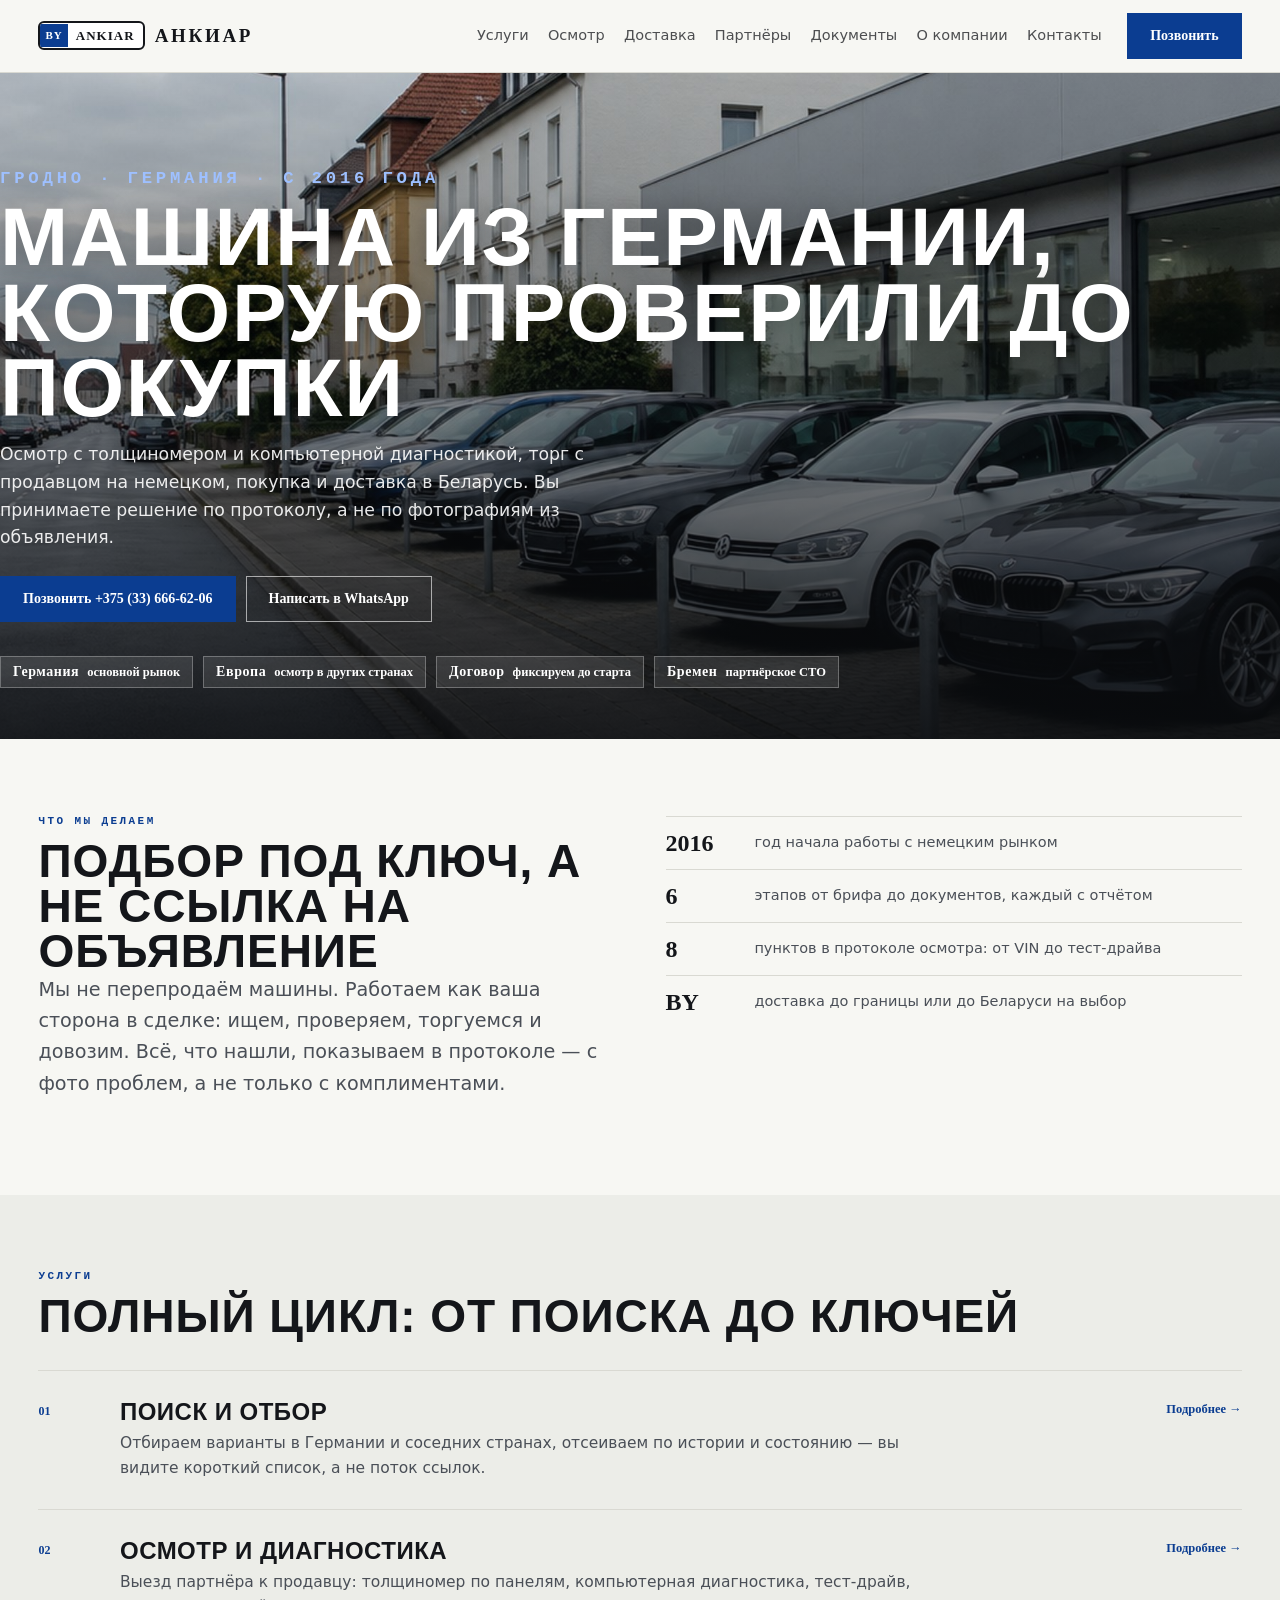
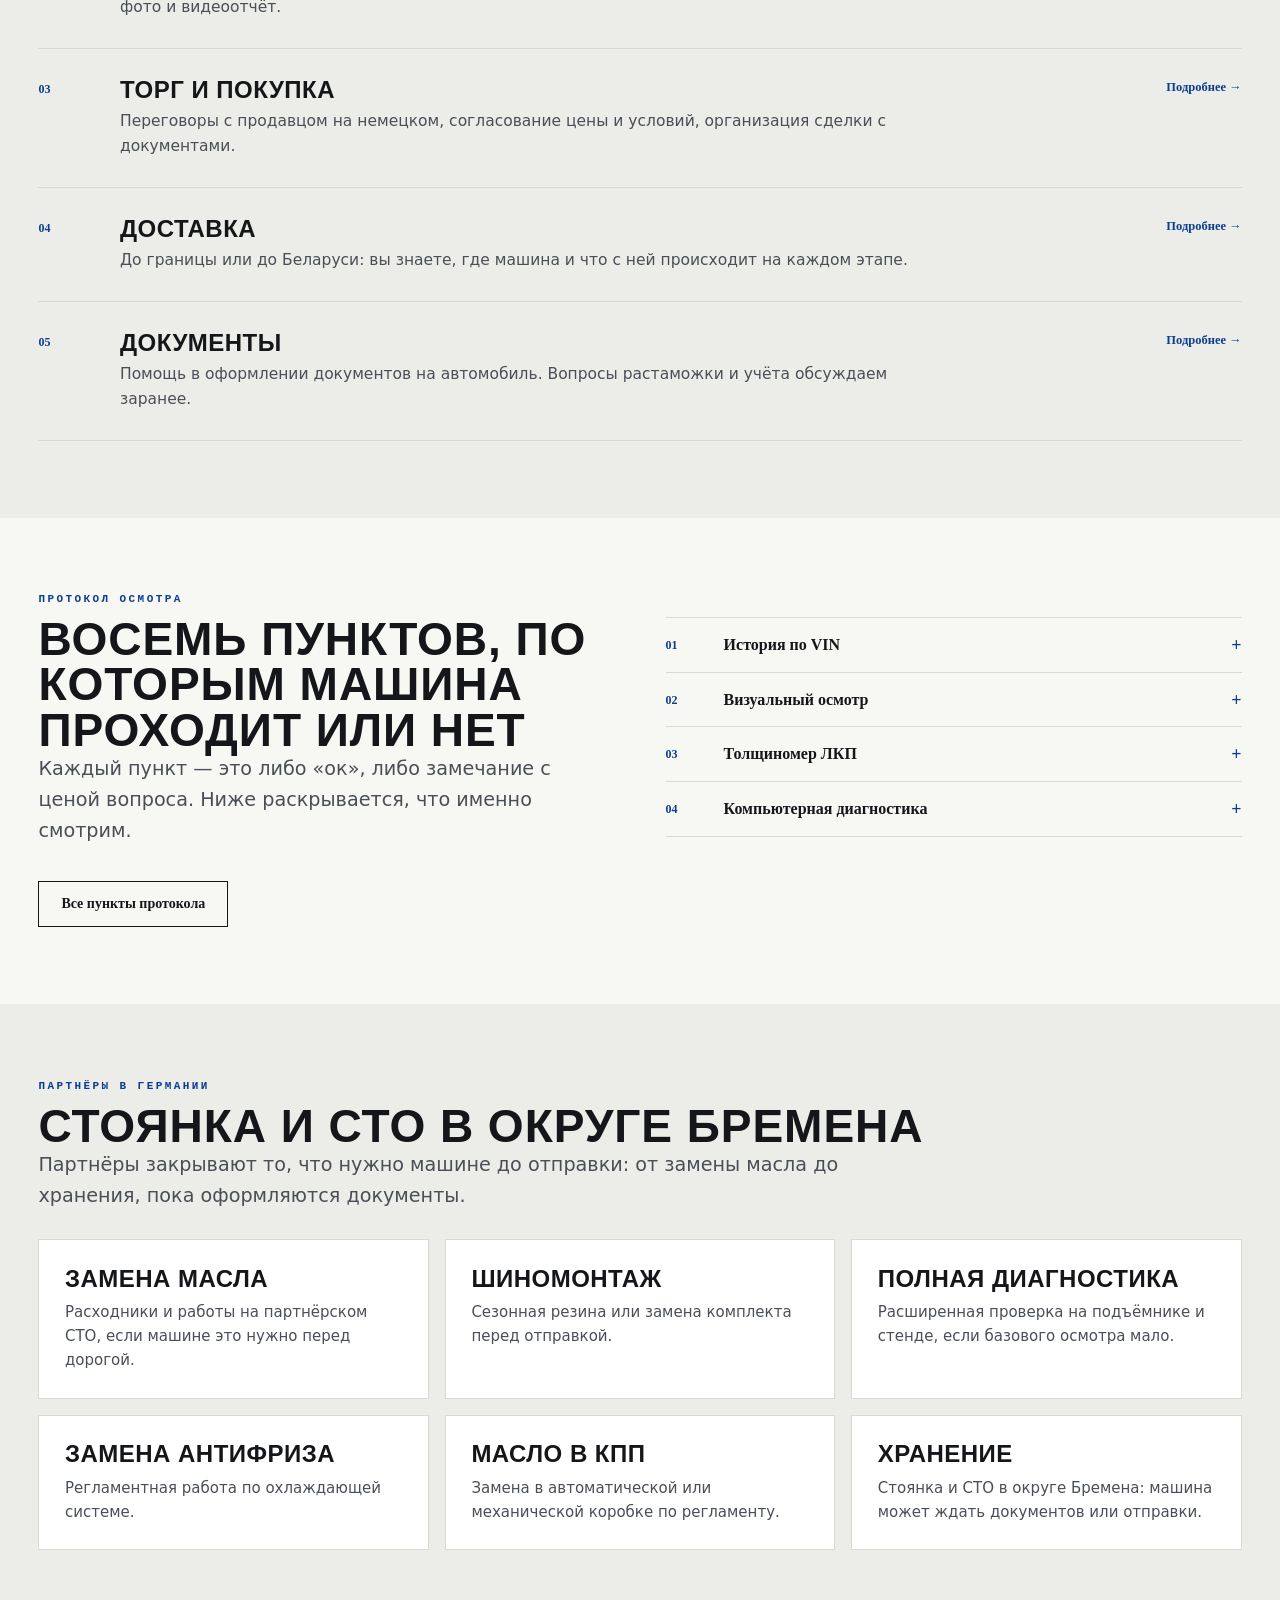
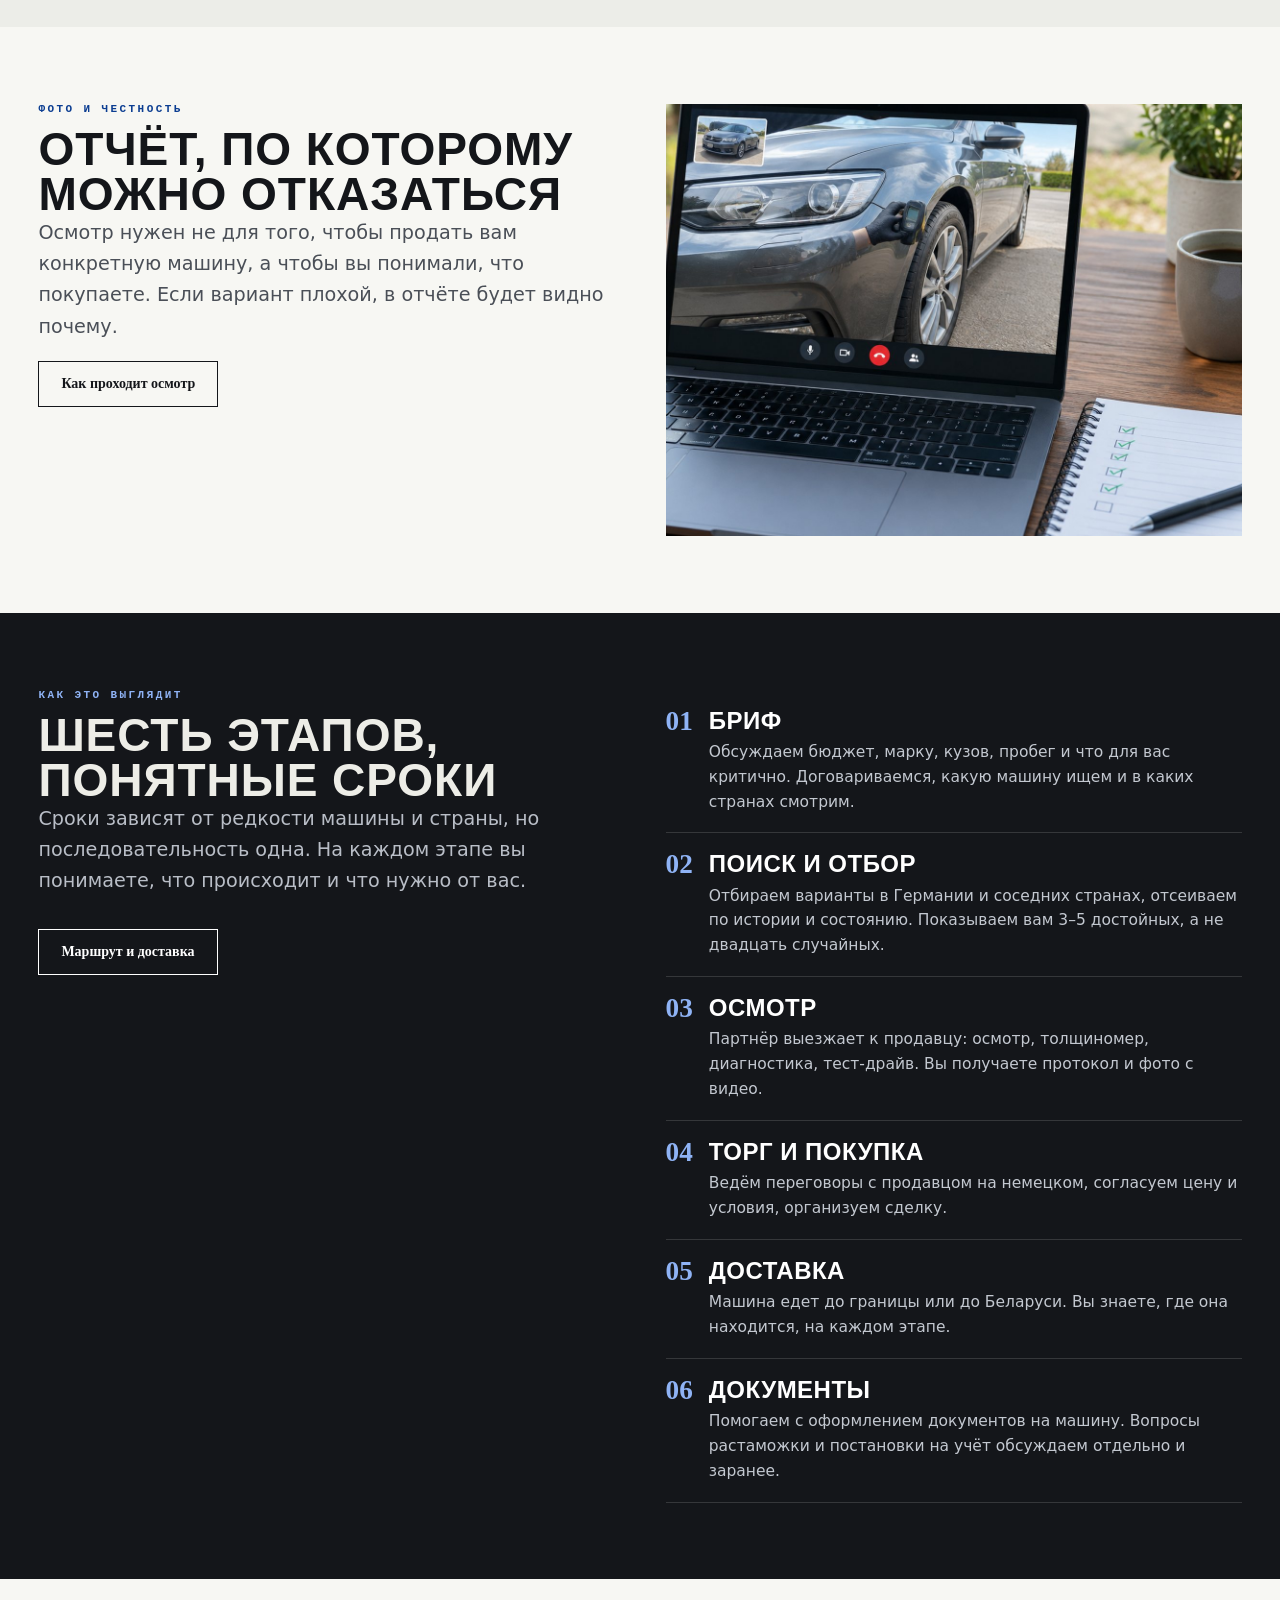
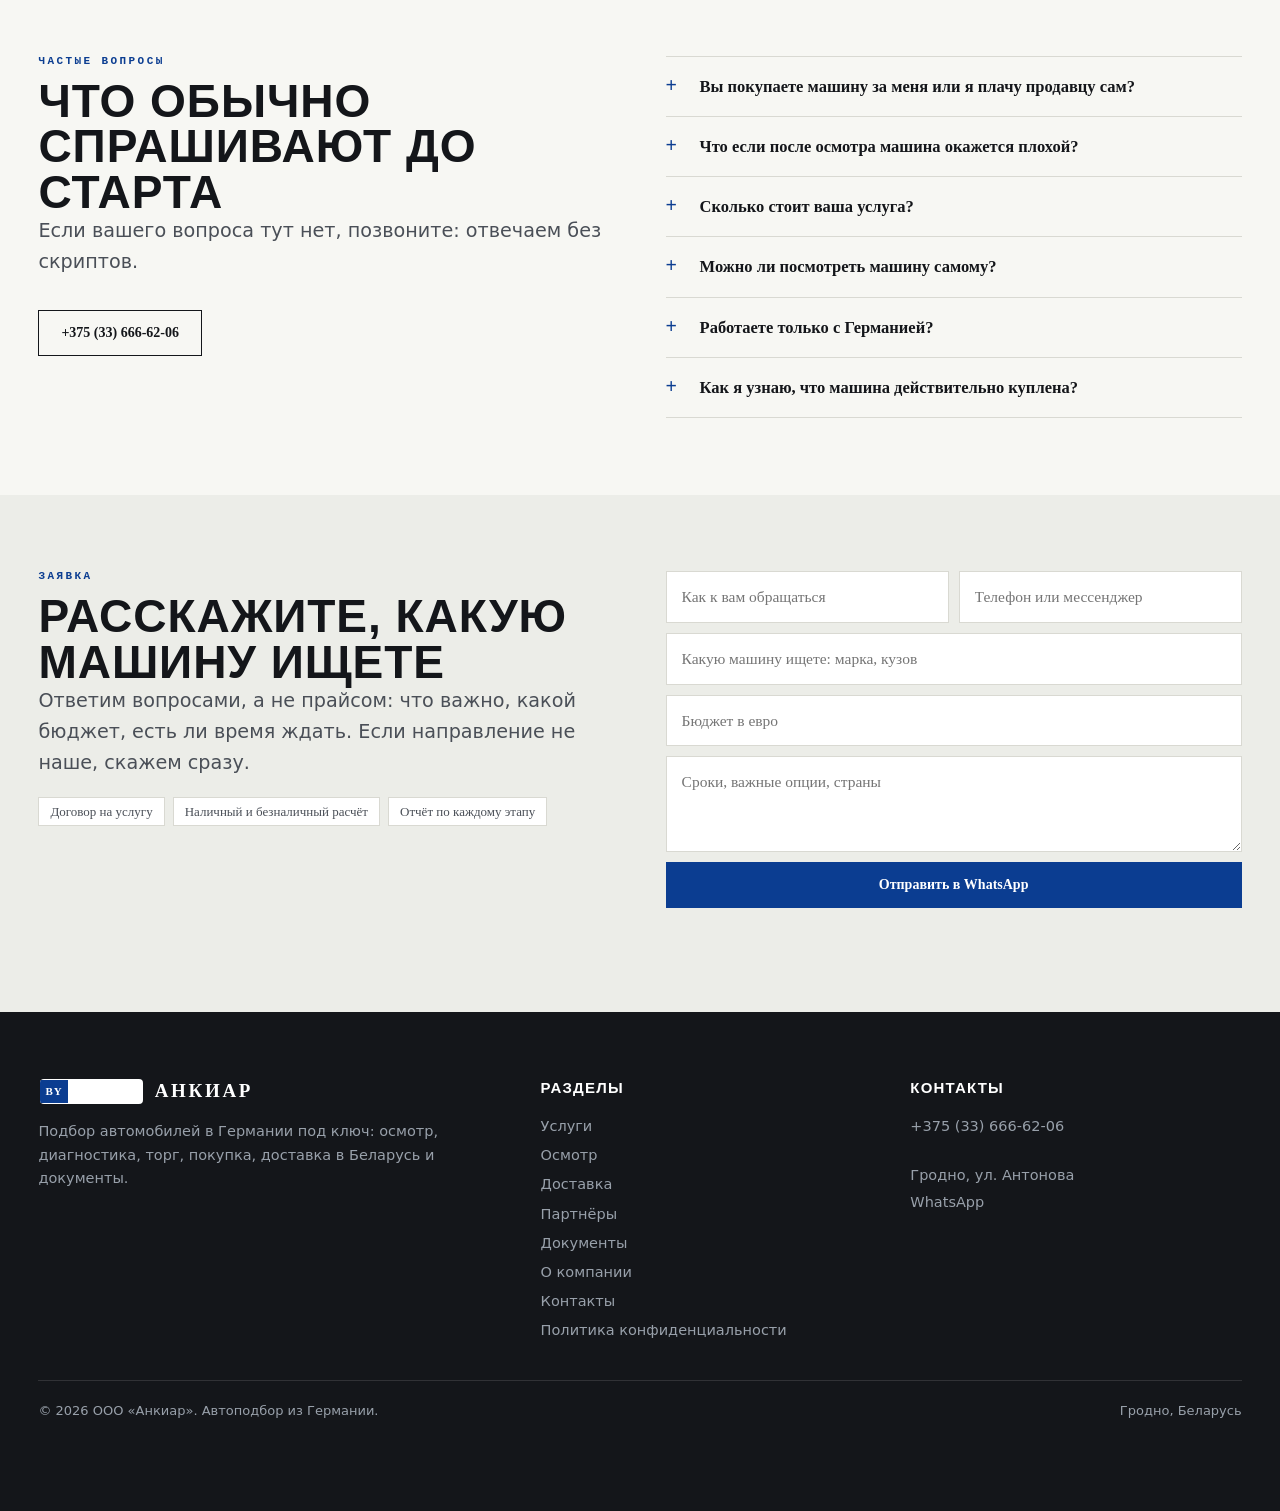
<file: index.html>
<!DOCTYPE html>
<html lang="ru">
<head>
<meta charset="utf-8">
<meta name="viewport" content="width=device-width,initial-scale=1">
<title>Автоподбор из Германии под ключ — ООО Анкиар, Гродно</title>
<meta name="description" content="Подбор автомобиля в Германии под ключ: осмотр с толщиномером и диагностикой, торг на немецком, покупка, доставка в Беларусь и документы. Гродно, +375 (33) 666-62-06.">
<meta property="og:title" content="Автоподбор из Германии под ключ — ООО Анкиар, Гродно">
<meta property="og:description" content="Подбор автомобиля в Германии под ключ: осмотр с толщиномером и диагностикой, торг на немецком, покупка, доставка в Беларусь и документы. Гродно, +375 (33) 666-62-06.">
<meta property="og:type" content="website">
<link rel="preconnect" href="https://fonts.googleapis.com">
<link rel="preconnect" href="https://fonts.gstatic.com" crossorigin>
<style>:root{--plate:#F7F7F3;--ink:#14161A;--eu:#0B3D91}*{box-sizing:border-box}body{margin:0;background:var(--plate);color:var(--ink);font-family:'Golos Text',system-ui,sans-serif}img{max-width:100%;display:block}h1,h2,h3{font-family:'Archivo Narrow',Impact,sans-serif;text-transform:uppercase;margin:0}[hidden]{display:none!important}.hero{position:relative;min-height:520px;display:flex;align-items:flex-end;color:#fff;background:#101318}.hero img{position:absolute;inset:0;width:100%;height:100%;object-fit:cover}.hero__in{position:relative;z-index:2;width:100%;padding:32px 0}.wrap{width:100%;max-width:1280px;margin:0 auto;padding:0 16px}.top{position:sticky;top:0;z-index:60;background:rgba(247,247,243,.94);border-bottom:1px solid #D9D9D2}.top__in{display:flex;align-items:center;gap:12px;min-height:72px}.logo{display:flex;align-items:center;gap:10px;min-width:0;font-family:'Archivo Narrow';font-size:18px;text-transform:uppercase;letter-spacing:.14em;font-weight:700}.nav{display:flex;gap:16px;margin-left:auto;font-size:14.5px}.btn{display:inline-flex;align-items:center;justify-content:center;gap:8px;min-height:46px;padding:0 22px;border:1.5px solid var(--ink);background:transparent;color:var(--ink);font:600 14px/1 'Golos Text';cursor:pointer}.btn--acc{background:var(--eu);border-color:var(--eu);color:#fff}.burger{display:none;margin-left:auto;width:46px;height:46px;border:1.5px solid var(--ink);background:transparent;flex-direction:column;align-items:center;justify-content:center;gap:5px;cursor:pointer}.burger i{display:block;width:20px;height:2px;background:var(--ink)}.drawer{position:fixed;inset:0;z-index:90;background:#14161A;color:#fff;display:flex;flex-direction:column;overflow-y:auto;padding:22px}.drawer a{display:block;padding:14px 0;border-bottom:1px solid rgba(255,255,255,.14);color:#fff;font:700 1.4rem/1.1 'Archivo Narrow';text-transform:uppercase}.fbar{display:none;position:fixed;left:0;right:0;bottom:0;z-index:70;background:var(--plate);border-top:1px solid #D9D9D2;padding:8px 10px;grid-template-columns:1fr 1fr;gap:8px}@media (max-width:1080px){.nav{display:none}.burger{display:flex}}@media (max-width:720px){.fbar{display:grid}body{padding-bottom:72px}}@media (max-width:640px){.top .btn{display:none}}@media (max-width:520px){.logo>span:last-child{display:none}}</style>
<link rel="stylesheet" href="assets/css/style.v1.css">

</head>
<body>
<header class="top"><div class="wrap top__in">
  <a class="logo" href="index.html"><span class="pl"><i>BY</i><b>ANKIAR</b></span><span>Анкиар</span></a>
  <nav class="nav"><a href="uslugi.html">Услуги</a><a href="osmotr.html">Осмотр</a><a href="dostavka.html">Доставка</a><a href="partner.html">Партнёры</a><a href="dokumenty.html">Документы</a><a href="o-kompanii.html">О компании</a><a href="kontakty.html">Контакты</a></nav>
  <a class="btn btn--acc" href="tel:+375336666206">Позвонить</a>
  <button class="burger" id="burger" aria-label="Открыть меню" aria-expanded="false" aria-controls="drawer"><i></i><i></i><i></i></button>
</div></header>
<div class="drawer" id="drawer" hidden>
  <div class="drawer__top"><span class="logo" style="color:#fff"><span class="pl"><i>BY</i><b>ANKIAR</b></span><span>Анкиар</span></span>
  <button class="x" id="drawerClose" aria-label="Закрыть меню">×</button></div>
  <nav><a href="uslugi.html">Услуги</a><a href="osmotr.html">Осмотр</a><a href="dostavka.html">Доставка</a><a href="partner.html">Партнёры</a><a href="dokumenty.html">Документы</a><a href="o-kompanii.html">О компании</a><a href="kontakty.html">Контакты</a><a href="politika.html">Политика</a></nav>
  <div class="drawer__cta"><a class="btn btn--acc" href="tel:+375336666206">+375 (33) 666-62-06</a><a class="btn btn--ghost" href="https://wa.me/375336666206" style="color:#fff;border-color:rgba(255,255,255,.6);background:transparent">WhatsApp</a></div>
</div>

<main>
<section class="hero"><img src="assets/img/hero.jpg" alt="Площадка с автомобилями в Германии" width="1800" height="1100" fetchpriority="high">
 <div class="wrap hero__in"><p class="eyebrow" style="color:#9EC0FF">Гродно · Германия · с 2016 года</p>
 <h1>Машина из Германии, которую проверили до покупки</h1>
 <p>Осмотр с толщиномером и компьютерной диагностикой, торг с продавцом на немецком, покупка и доставка в Беларусь. Вы принимаете решение по протоколу, а не по фотографиям из объявления.</p>
 <div class="hero__cta"><a class="btn btn--acc" href="tel:+375336666206">Позвонить +375 (33) 666-62-06</a><a class="btn btn--ghost" href="https://wa.me/375336666206">Написать в WhatsApp</a></div>
 <div class="hero__plate"><span><b>Германия</b> основной рынок</span><span><b>Европа</b> осмотр в других странах</span><span><b>Договор</b> фиксируем до старта</span><span><b>Бремен</b> партнёрское СТО</span></div>
 </div></section>

<section class="section"><div class="wrap grid2">
  <div><p class="eyebrow">Что мы делаем</p><h2>Подбор под ключ, а не ссылка на объявление</h2>
  <p class="lede">Мы не перепродаём машины. Работаем как ваша сторона в сделке: ищем, проверяем, торгуемся и довозим. Всё, что нашли, показываем в протоколе — с фото проблем, а не только с комплиментами.</p></div>
  <div><div class="fact"><b>2016</b><span>год начала работы с немецким рынком</span></div>
  <div class="fact"><b>6</b><span>этапов от брифа до документов, каждый с отчётом</span></div>
  <div class="fact"><b>8</b><span>пунктов в протоколе осмотра: от VIN до тест-драйва</span></div>
  <div class="fact"><b>BY</b><span>доставка до границы или до Беларуси на выбор</span></div></div>
</div></section>

<section class="section section--soft"><div class="wrap">
  <p class="eyebrow">Услуги</p><h2>Полный цикл: от поиска до ключей</h2>
  <div style="margin-top:clamp(18px,2.6vw,30px)"><div class="jobs"><a class="job" href="uslugi.html"><span class="job__no">01</span><div><h3>Поиск и отбор</h3><p>Отбираем варианты в Германии и соседних странах, отсеиваем по истории и состоянию — вы видите короткий список, а не поток ссылок.</p></div><span class="job__go">Подробнее →</span></a><a class="job" href="osmotr.html"><span class="job__no">02</span><div><h3>Осмотр и диагностика</h3><p>Выезд партнёра к продавцу: толщиномер по панелям, компьютерная диагностика, тест-драйв, фото и видеоотчёт.</p></div><span class="job__go">Подробнее →</span></a><a class="job" href="uslugi.html"><span class="job__no">03</span><div><h3>Торг и покупка</h3><p>Переговоры с продавцом на немецком, согласование цены и условий, организация сделки с документами.</p></div><span class="job__go">Подробнее →</span></a><a class="job" href="dostavka.html"><span class="job__no">04</span><div><h3>Доставка</h3><p>До границы или до Беларуси: вы знаете, где машина и что с ней происходит на каждом этапе.</p></div><span class="job__go">Подробнее →</span></a><a class="job" href="dokumenty.html"><span class="job__no">05</span><div><h3>Документы</h3><p>Помощь в оформлении документов на автомобиль. Вопросы растаможки и учёта обсуждаем заранее.</p></div><span class="job__go">Подробнее →</span></a></div></div>
</div></section>

<section class="section"><div class="wrap">
  <p class="eyebrow">Протокол осмотра</p>
  <div class="grid2"><div><h2>Восемь пунктов, по которым машина проходит или нет</h2>
    <p class="lede">Каждый пункт — это либо «ок», либо замечание с ценой вопроса. Ниже раскрывается, что именно смотрим.</p>
    <a class="btn" href="osmotr.html" style="margin-top:16px">Все пункты протокола</a></div>
    <div><div class="prot"><div class="prot__row"><button class="prot__btn" data-prot="0" aria-expanded="false"><span class="prot__n">01</span><span>История по VIN</span><span class="prot__x">+</span></button>
        <div class="prot__body" hidden><p>Проверяем до выезда: число владельцев, записи о пробеге, сервисную историю и то, как машина продавалась раньше.</p><ul><li>Сверяем пробег в объявлении с базами и сервисной книжкой</li><li>Смотрим, не был ли автомобиль в такси, аренде или после аварии</li><li>Если расхождение — говорим до осмотра, а не после покупки</li></ul></div></div><div class="prot__row"><button class="prot__btn" data-prot="1" aria-expanded="false"><span class="prot__n">02</span><span>Визуальный осмотр</span><span class="prot__x">+</span></button>
        <div class="prot__body" hidden><p>Кузов, зазоры, стёкла, фары, салон, следы ремонта и перекраса — на месте, при дневном свете.</p><ul><li>Проверяем равномерность зазоров и следы разборки</li><li>Смотрим петли, болты, герметики: где машина разбиралась</li><li>Оцениваем состояние салона и запахи</li></ul></div></div><div class="prot__row"><button class="prot__btn" data-prot="2" aria-expanded="false"><span class="prot__n">03</span><span>Толщиномер ЛКП</span><span class="prot__x">+</span></button>
        <div class="prot__body" hidden><p>Каждая панель по нескольким точкам. Заводская толщина обычно 90–160 мкм, 300 и выше — шпатлёвка или ремонт.</p><ul><li>Промериваем капот, крылья, двери, крышу, стойки</li><li>Сверяем стороны между собой: разница говорит о ремонте</li><li>Фото каждой точки уходит в отчёт</li></ul></div></div><div class="prot__row"><button class="prot__btn" data-prot="3" aria-expanded="false"><span class="prot__n">04</span><span>Компьютерная диагностика</span><span class="prot__x">+</span></button>
        <div class="prot__body" hidden><p>Читаем ошибки по всем блокам, смотрим пробег в электронных блоках и адаптации.</p><ul><li>Текущие и сохранённые ошибки, а не только индикатор на панели</li><li>Пробег из блоков управления для сверки</li><li>Смотрим параметры работы двигателя и коробки</li></ul></div></div></div></div></div>
</div></section>

<section class="section section--soft"><div class="wrap">
  <p class="eyebrow">Партнёры в Германии</p><h2>Стоянка и СТО в округе Бремена</h2>
  <p class="lede" style="margin-bottom:clamp(18px,2.6vw,28px)">Партнёры закрывают то, что нужно машине до отправки: от замены масла до хранения, пока оформляются документы.</p>
  <div class="cards"><article class="card"><h3>Замена масла</h3><p>Расходники и работы на партнёрском СТО, если машине это нужно перед дорогой.</p></article><article class="card"><h3>Шиномонтаж</h3><p>Сезонная резина или замена комплекта перед отправкой.</p></article><article class="card"><h3>Полная диагностика</h3><p>Расширенная проверка на подъёмнике и стенде, если базового осмотра мало.</p></article><article class="card"><h3>Замена антифриза</h3><p>Регламентная работа по охлаждающей системе.</p></article><article class="card"><h3>Масло в КПП</h3><p>Замена в автоматической или механической коробке по регламенту.</p></article><article class="card"><h3>Хранение</h3><p>Стоянка и СТО в округе Бремена: машина может ждать документов или отправки.</p></article></div>
</div></section>

<section class="section"><div class="wrap grid2">
  <div><p class="eyebrow">Фото и честность</p><h2>Отчёт, по которому можно отказаться</h2>
  <p class="lede">Осмотр нужен не для того, чтобы продать вам конкретную машину, а чтобы вы понимали, что покупаете. Если вариант плохой, в отчёте будет видно почему.</p>
  <a class="btn" href="osmotr.html">Как проходит осмотр</a></div>
  <img src="assets/img/report.jpg" alt="Отчёт об осмотре автомобиля" width="1200" height="900" loading="lazy" style="width:100%;height:auto">
</div></section>

<section class="section section--ink"><div class="wrap grid2">
  <div><p class="eyebrow">Как это выглядит</p><h2>Шесть этапов, понятные сроки</h2>
  <p class="lede">Сроки зависят от редкости машины и страны, но последовательность одна. На каждом этапе вы понимаете, что происходит и что нужно от вас.</p>
  <a class="btn" href="dostavka.html" style="border-color:#fff;color:#fff;margin-top:14px">Маршрут и доставка</a></div>
  <div class="steps"><div class="step"><b>01</b><div><h3>Бриф</h3><p>Обсуждаем бюджет, марку, кузов, пробег и что для вас критично. Договариваемся, какую машину ищем и в каких странах смотрим.</p></div></div><div class="step"><b>02</b><div><h3>Поиск и отбор</h3><p>Отбираем варианты в Германии и соседних странах, отсеиваем по истории и состоянию. Показываем вам 3–5 достойных, а не двадцать случайных.</p></div></div><div class="step"><b>03</b><div><h3>Осмотр</h3><p>Партнёр выезжает к продавцу: осмотр, толщиномер, диагностика, тест-драйв. Вы получаете протокол и фото с видео.</p></div></div><div class="step"><b>04</b><div><h3>Торг и покупка</h3><p>Ведём переговоры с продавцом на немецком, согласуем цену и условия, организуем сделку.</p></div></div><div class="step"><b>05</b><div><h3>Доставка</h3><p>Машина едет до границы или до Беларуси. Вы знаете, где она находится, на каждом этапе.</p></div></div><div class="step"><b>06</b><div><h3>Документы</h3><p>Помогаем с оформлением документов на машину. Вопросы растаможки и постановки на учёт обсуждаем отдельно и заранее.</p></div></div></div>
</div></section>

<section class="section"><div class="wrap grid2">
  <div><p class="eyebrow">Частые вопросы</p><h2>Что обычно спрашивают до старта</h2>
  <p class="lede">Если вашего вопроса тут нет, позвоните: отвечаем без скриптов.</p>
  <a class="btn" href="tel:+375336666206" style="margin-top:14px">+375 (33) 666-62-06</a></div>
  <div class="qa"><details><summary>Вы покупаете машину за меня или я плачу продавцу сам?</summary><p>Сделку организуем мы, но оплата идёт продавцу по договору купли-продажи. Мы согласуем цену, проверим документы и поможем с переводом. Как именно проходит оплата, обсуждаем на брифе: это зависит от продавца и страны.</p></details><details><summary>Что если после осмотра машина окажется плохой?</summary><p>Вы платите за работу по подбору, а не за факт покупки. Если вариант не прошёл осмотр, мы не уговариваем вас его брать, а показываем протокол и ищем дальше.</p></details><details><summary>Сколько стоит ваша услуга?</summary><p>Стоимость зависит от страны, редкости машины и объёма работ: поиск, осмотр, торг, доставка. Фиксируем её в договоре до старта, без процентов от стоимости автомобиля, о которых вы узнаете потом.</p></details><details><summary>Можно ли посмотреть машину самому?</summary><p>Да, но обычно это дороже и дольше, чем выезд партнёра. Если вы в Европе и хотите приехать на осмотр лично, скажите заранее: согласуем время с продавцом.</p></details><details><summary>Работаете только с Германией?</summary><p>Основное направление — Германия, но осмотр возможен и в других странах Европы. Логистика и хранение завязаны на округ Бремена, оттуда машины уходят в Беларусь.</p></details><details><summary>Как я узнаю, что машина действительно куплена?</summary><p>Вы получаете копии договора купли-продажи, документов продавца и отчёт по каждому этапу. Все переговоры и платежи прозрачны и подтверждаются документами.</p></details></div>
</div></section>

<section class="section section--soft" id="zayavka"><div class="wrap grid2">
      <div><p class="eyebrow">Заявка</p><h2>Расскажите, какую машину ищете</h2>
      <p class="lede">Ответим вопросами, а не прайсом: что важно, какой бюджет, есть ли время ждать. Если направление не наше, скажем сразу.</p>
      <div class="marks"><span>Договор на услугу</span><span>Наличный и безналичный расчёт</span><span>Отчёт по каждому этапу</span></div></div>
      <div><form class="form" id="lead" novalidate>
  <input name="name" placeholder="Как к вам обращаться" aria-label="Имя" required>
  <input name="phone" placeholder="Телефон или мессенджер" aria-label="Телефон" inputmode="tel" required>
  <input name="car" placeholder="Какую машину ищете: марка, кузов" aria-label="Автомобиль" class="full">
  <input name="budget" placeholder="Бюджет в евро" aria-label="Бюджет" inputmode="numeric" class="full">
  <textarea name="msg" placeholder="Сроки, важные опции, страны" aria-label="Комментарий" class="full"></textarea>
  <button class="btn btn--acc full" type="submit">Отправить в WhatsApp</button>
  <div class="form__msg" id="formMsg" role="status"></div>
</form></div></div></section>
</main>
</main>
<footer class="foot"><div class="wrap">
  <div class="foot__grid">
    <div><span class="logo" style="color:#fff"><span class="pl"><i>BY</i><b>ANKIAR</b></span><span>Анкиар</span></span>
      <p style="margin-top:14px;max-width:28em">Подбор автомобилей в Германии под ключ: осмотр, диагностика, торг, покупка, доставка в Беларусь и документы.</p></div>
    <div><h4>Разделы</h4><a href="uslugi.html">Услуги</a><a href="osmotr.html">Осмотр</a><a href="dostavka.html">Доставка</a><a href="partner.html">Партнёры</a><a href="dokumenty.html">Документы</a><a href="o-kompanii.html">О компании</a><a href="kontakty.html">Контакты</a><a href="politika.html">Политика конфиденциальности</a></div>
    <div><h4>Контакты</h4><p><a href="tel:+375336666206">+375 (33) 666-62-06</a><br>Гродно, ул. Антонова<br><a href="https://wa.me/375336666206">WhatsApp</a></p></div>
  </div>
  <div class="foot__b"><span>© 2026 ООО «Анкиар». Автоподбор из Германии.</span><span>Гродно, Беларусь</span></div>
</div></footer>
<div class="fbar"><a class="btn btn--acc" href="tel:+375336666206">Позвонить</a><a class="btn" href="https://wa.me/375336666206">WhatsApp</a></div>
<script src="assets/js/main.v1.js" defer></script>
</body></html>
</file>
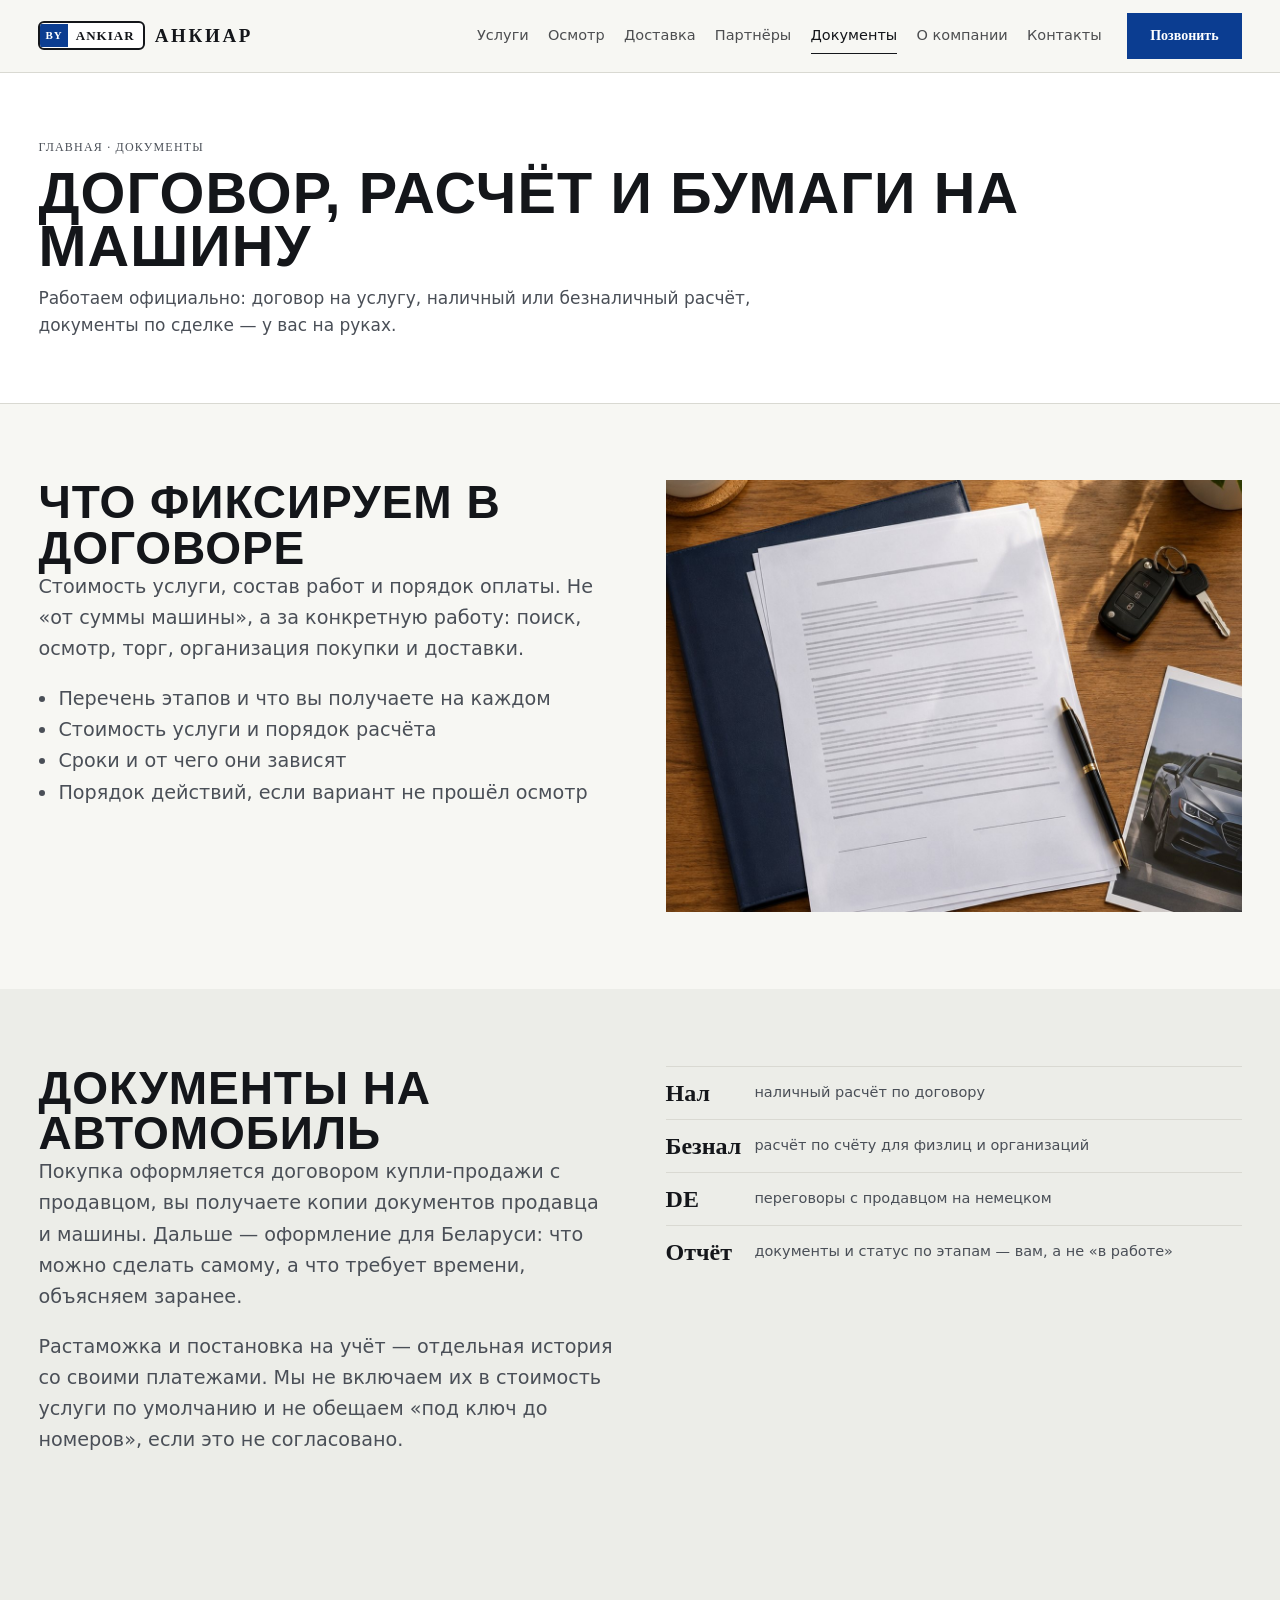
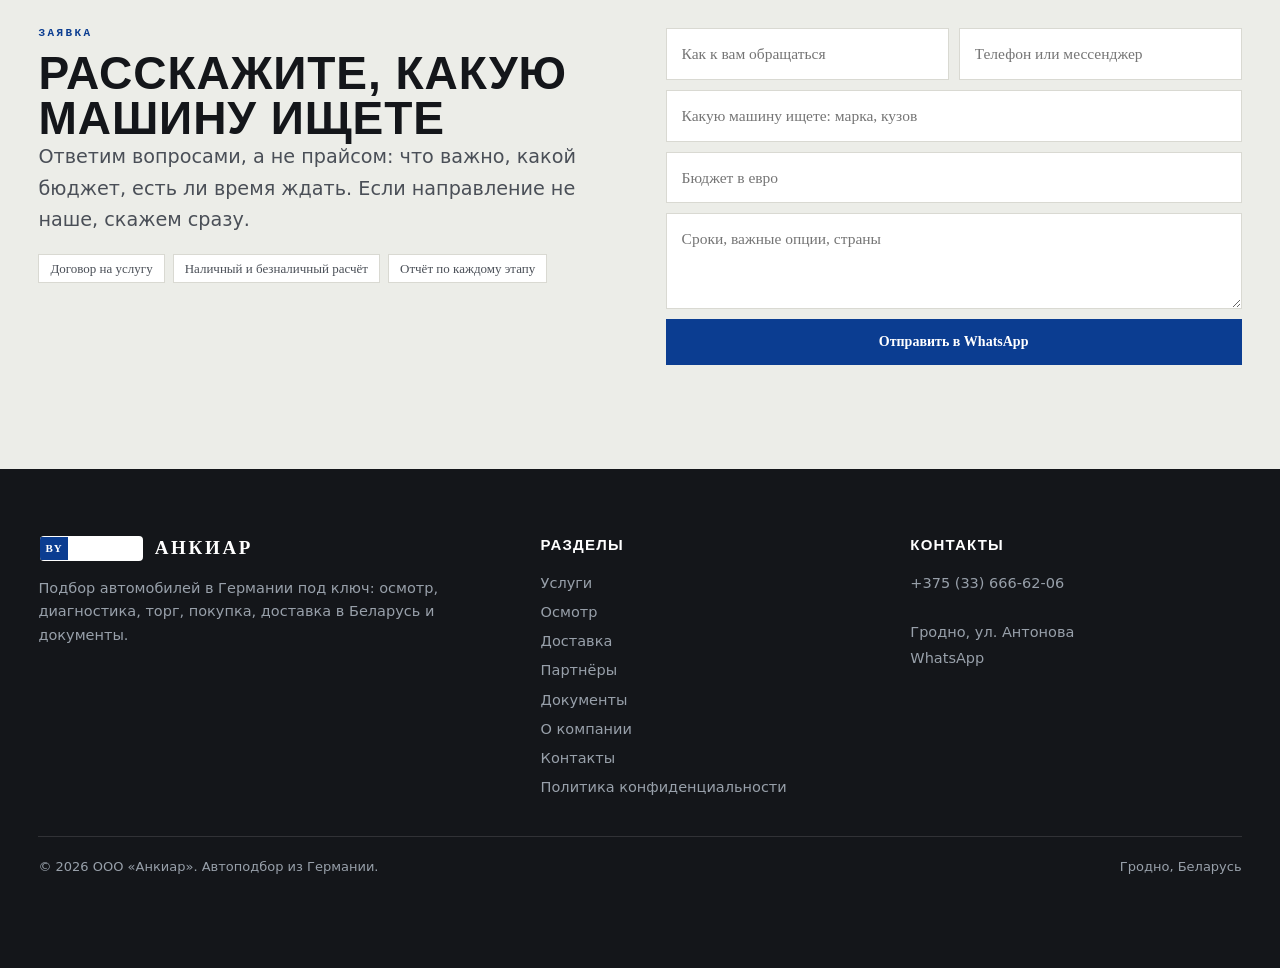
<file: dokumenty.html>
<!DOCTYPE html>
<html lang="ru">
<head>
<meta charset="utf-8">
<meta name="viewport" content="width=device-width,initial-scale=1">
<title>Документы и договор на автоподбор — ООО Анкиар</title>
<meta name="description" content="Официальный договор на услугу по подбору автомобиля, наличный и безналичный расчёт, помощь в оформлении документов на авто из Германии.">
<meta property="og:title" content="Документы и договор на автоподбор — ООО Анкиар">
<meta property="og:description" content="Официальный договор на услугу по подбору автомобиля, наличный и безналичный расчёт, помощь в оформлении документов на авто из Германии.">
<meta property="og:type" content="website">
<link rel="preconnect" href="https://fonts.googleapis.com">
<link rel="preconnect" href="https://fonts.gstatic.com" crossorigin>
<style>:root{--plate:#F7F7F3;--ink:#14161A;--eu:#0B3D91}*{box-sizing:border-box}body{margin:0;background:var(--plate);color:var(--ink);font-family:'Golos Text',system-ui,sans-serif}img{max-width:100%;display:block}h1,h2,h3{font-family:'Archivo Narrow',Impact,sans-serif;text-transform:uppercase;margin:0}[hidden]{display:none!important}.hero{position:relative;min-height:520px;display:flex;align-items:flex-end;color:#fff;background:#101318}.hero img{position:absolute;inset:0;width:100%;height:100%;object-fit:cover}.hero__in{position:relative;z-index:2;width:100%;padding:32px 0}.wrap{width:100%;max-width:1280px;margin:0 auto;padding:0 16px}.top{position:sticky;top:0;z-index:60;background:rgba(247,247,243,.94);border-bottom:1px solid #D9D9D2}.top__in{display:flex;align-items:center;gap:12px;min-height:72px}.logo{display:flex;align-items:center;gap:10px;min-width:0;font-family:'Archivo Narrow';font-size:18px;text-transform:uppercase;letter-spacing:.14em;font-weight:700}.nav{display:flex;gap:16px;margin-left:auto;font-size:14.5px}.btn{display:inline-flex;align-items:center;justify-content:center;gap:8px;min-height:46px;padding:0 22px;border:1.5px solid var(--ink);background:transparent;color:var(--ink);font:600 14px/1 'Golos Text';cursor:pointer}.btn--acc{background:var(--eu);border-color:var(--eu);color:#fff}.burger{display:none;margin-left:auto;width:46px;height:46px;border:1.5px solid var(--ink);background:transparent;flex-direction:column;align-items:center;justify-content:center;gap:5px;cursor:pointer}.burger i{display:block;width:20px;height:2px;background:var(--ink)}.drawer{position:fixed;inset:0;z-index:90;background:#14161A;color:#fff;display:flex;flex-direction:column;overflow-y:auto;padding:22px}.drawer a{display:block;padding:14px 0;border-bottom:1px solid rgba(255,255,255,.14);color:#fff;font:700 1.4rem/1.1 'Archivo Narrow';text-transform:uppercase}.fbar{display:none;position:fixed;left:0;right:0;bottom:0;z-index:70;background:var(--plate);border-top:1px solid #D9D9D2;padding:8px 10px;grid-template-columns:1fr 1fr;gap:8px}@media (max-width:1080px){.nav{display:none}.burger{display:flex}}@media (max-width:720px){.fbar{display:grid}body{padding-bottom:72px}}@media (max-width:640px){.top .btn{display:none}}@media (max-width:520px){.logo>span:last-child{display:none}}</style>
<link rel="stylesheet" href="assets/css/style.v1.css">

</head>
<body>
<header class="top"><div class="wrap top__in">
  <a class="logo" href="index.html"><span class="pl"><i>BY</i><b>ANKIAR</b></span><span>Анкиар</span></a>
  <nav class="nav"><a href="uslugi.html">Услуги</a><a href="osmotr.html">Осмотр</a><a href="dostavka.html">Доставка</a><a href="partner.html">Партнёры</a><a href="dokumenty.html" class="is-on">Документы</a><a href="o-kompanii.html">О компании</a><a href="kontakty.html">Контакты</a></nav>
  <a class="btn btn--acc" href="tel:+375336666206">Позвонить</a>
  <button class="burger" id="burger" aria-label="Открыть меню" aria-expanded="false" aria-controls="drawer"><i></i><i></i><i></i></button>
</div></header>
<div class="drawer" id="drawer" hidden>
  <div class="drawer__top"><span class="logo" style="color:#fff"><span class="pl"><i>BY</i><b>ANKIAR</b></span><span>Анкиар</span></span>
  <button class="x" id="drawerClose" aria-label="Закрыть меню">×</button></div>
  <nav><a href="uslugi.html">Услуги</a><a href="osmotr.html">Осмотр</a><a href="dostavka.html">Доставка</a><a href="partner.html">Партнёры</a><a href="dokumenty.html">Документы</a><a href="o-kompanii.html">О компании</a><a href="kontakty.html">Контакты</a><a href="politika.html">Политика</a></nav>
  <div class="drawer__cta"><a class="btn btn--acc" href="tel:+375336666206">+375 (33) 666-62-06</a><a class="btn btn--ghost" href="https://wa.me/375336666206" style="color:#fff;border-color:rgba(255,255,255,.6);background:transparent">WhatsApp</a></div>
</div>

<main><section class="phero"><div class="wrap"><p class="crumbs"><a href="index.html">Главная</a> · Документы</p><h1>Договор, расчёт и бумаги на машину</h1><p>Работаем официально: договор на услугу, наличный или безналичный расчёт, документы по сделке — у вас на руках.</p></div></section>
<section class="section"><div class="wrap grid2">
  <div><h2>Что фиксируем в договоре</h2>
  <p class="lede">Стоимость услуги, состав работ и порядок оплаты. Не «от суммы машины», а за конкретную работу: поиск, осмотр, торг, организация покупки и доставки.</p>
  <ul class="lede" style="padding-left:20px"><li>Перечень этапов и что вы получаете на каждом</li><li>Стоимость услуги и порядок расчёта</li><li>Сроки и от чего они зависят</li><li>Порядок действий, если вариант не прошёл осмотр</li></ul></div>
  <div><img src="assets/img/docs.jpg" alt="Документы по сделке" width="1200" height="900" loading="lazy" style="width:100%;height:auto"></div>
</div></section>
<section class="section section--soft"><div class="wrap grid2">
  <div><h2>Документы на автомобиль</h2>
  <p class="lede">Покупка оформляется договором купли-продажи с продавцом, вы получаете копии документов продавца и машины. Дальше — оформление для Беларуси: что можно сделать самому, а что требует времени, объясняем заранее.</p>
  <p class="lede">Растаможка и постановка на учёт — отдельная история со своими платежами. Мы не включаем их в стоимость услуги по умолчанию и не обещаем «под ключ до номеров», если это не согласовано.</p></div>
  <div><div class="fact"><b>Нал</b><span>наличный расчёт по договору</span></div>
  <div class="fact"><b>Безнал</b><span>расчёт по счёту для физлиц и организаций</span></div>
  <div class="fact"><b>DE</b><span>переговоры с продавцом на немецком</span></div>
  <div class="fact"><b>Отчёт</b><span>документы и статус по этапам — вам, а не «в работе»</span></div></div>
</div></section>
<section class="section section--soft" id="zayavka"><div class="wrap grid2">
      <div><p class="eyebrow">Заявка</p><h2>Расскажите, какую машину ищете</h2>
      <p class="lede">Ответим вопросами, а не прайсом: что важно, какой бюджет, есть ли время ждать. Если направление не наше, скажем сразу.</p>
      <div class="marks"><span>Договор на услугу</span><span>Наличный и безналичный расчёт</span><span>Отчёт по каждому этапу</span></div></div>
      <div><form class="form" id="lead" novalidate>
  <input name="name" placeholder="Как к вам обращаться" aria-label="Имя" required>
  <input name="phone" placeholder="Телефон или мессенджер" aria-label="Телефон" inputmode="tel" required>
  <input name="car" placeholder="Какую машину ищете: марка, кузов" aria-label="Автомобиль" class="full">
  <input name="budget" placeholder="Бюджет в евро" aria-label="Бюджет" inputmode="numeric" class="full">
  <textarea name="msg" placeholder="Сроки, важные опции, страны" aria-label="Комментарий" class="full"></textarea>
  <button class="btn btn--acc full" type="submit">Отправить в WhatsApp</button>
  <div class="form__msg" id="formMsg" role="status"></div>
</form></div></div></section>
</main></main>
<footer class="foot"><div class="wrap">
  <div class="foot__grid">
    <div><span class="logo" style="color:#fff"><span class="pl"><i>BY</i><b>ANKIAR</b></span><span>Анкиар</span></span>
      <p style="margin-top:14px;max-width:28em">Подбор автомобилей в Германии под ключ: осмотр, диагностика, торг, покупка, доставка в Беларусь и документы.</p></div>
    <div><h4>Разделы</h4><a href="uslugi.html">Услуги</a><a href="osmotr.html">Осмотр</a><a href="dostavka.html">Доставка</a><a href="partner.html">Партнёры</a><a href="dokumenty.html">Документы</a><a href="o-kompanii.html">О компании</a><a href="kontakty.html">Контакты</a><a href="politika.html">Политика конфиденциальности</a></div>
    <div><h4>Контакты</h4><p><a href="tel:+375336666206">+375 (33) 666-62-06</a><br>Гродно, ул. Антонова<br><a href="https://wa.me/375336666206">WhatsApp</a></p></div>
  </div>
  <div class="foot__b"><span>© 2026 ООО «Анкиар». Автоподбор из Германии.</span><span>Гродно, Беларусь</span></div>
</div></footer>
<div class="fbar"><a class="btn btn--acc" href="tel:+375336666206">Позвонить</a><a class="btn" href="https://wa.me/375336666206">WhatsApp</a></div>
<script src="assets/js/main.v1.js" defer></script>
</body></html>
</file>
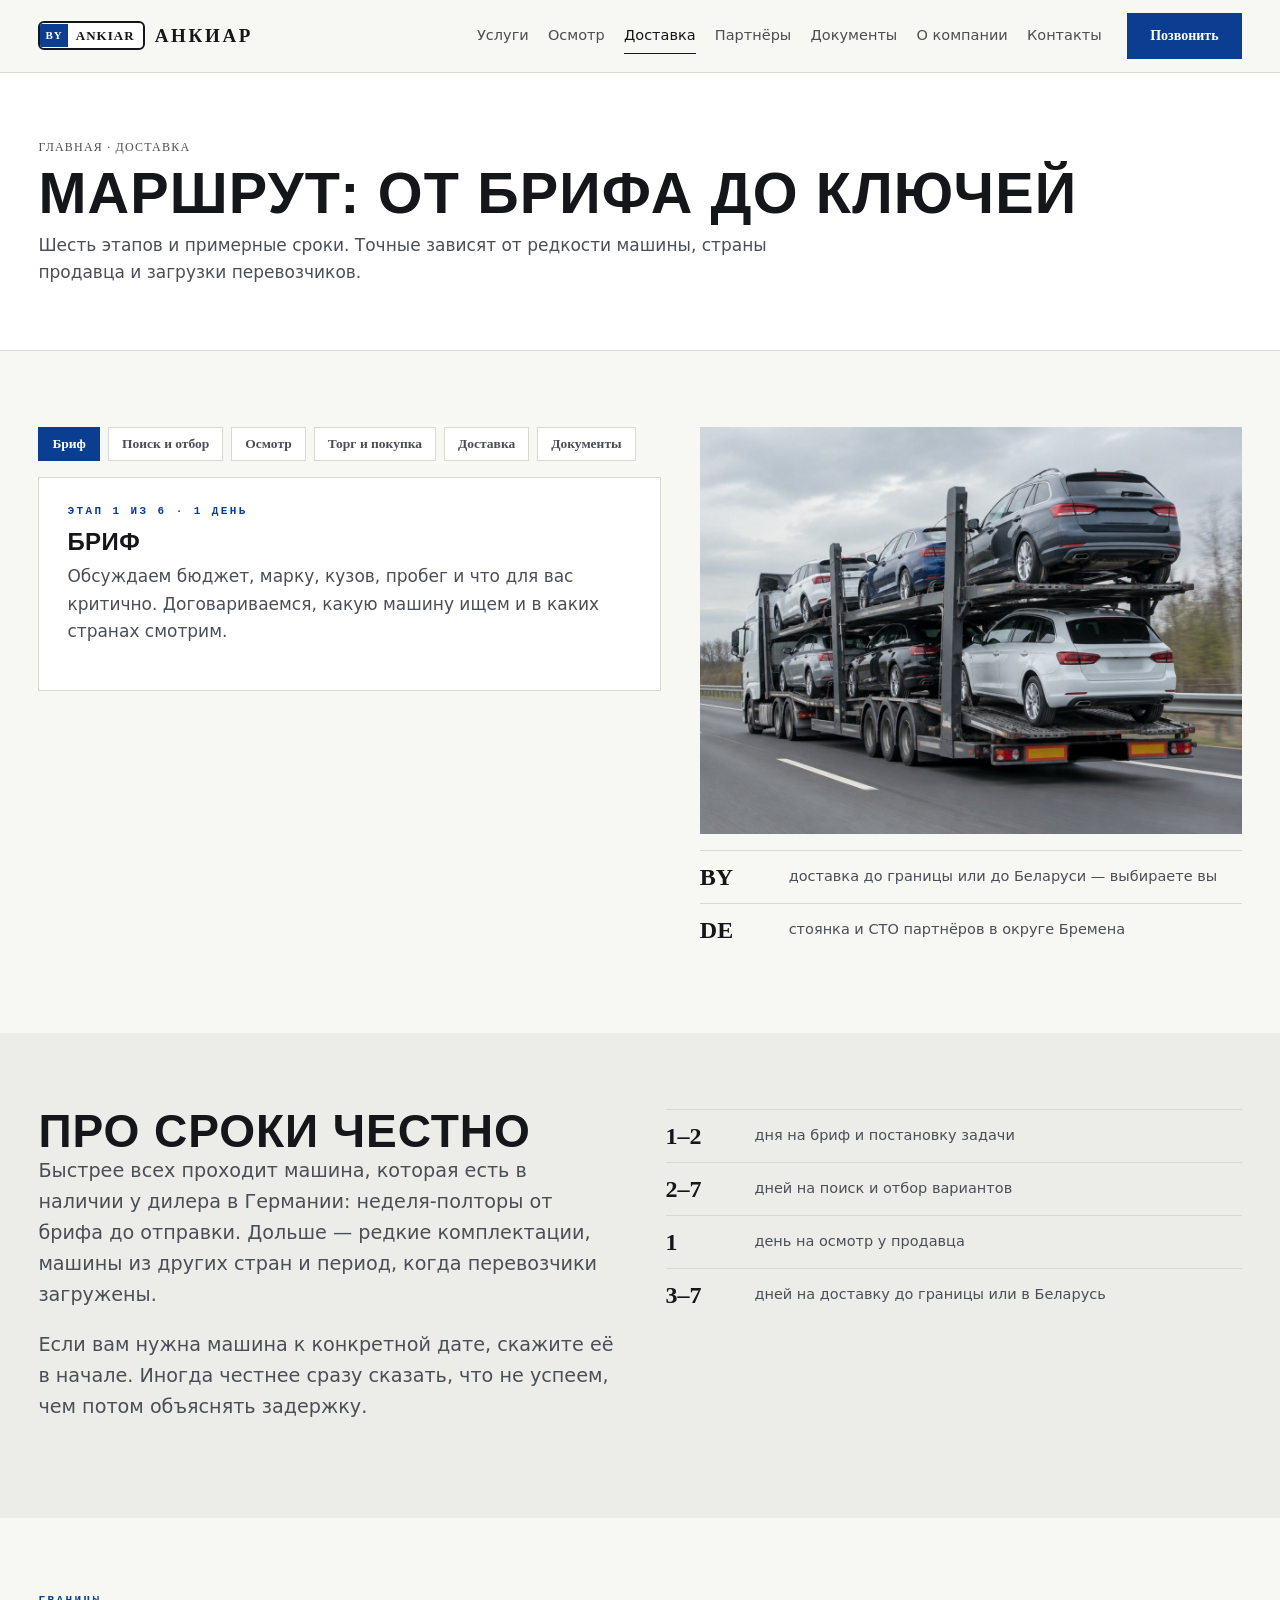
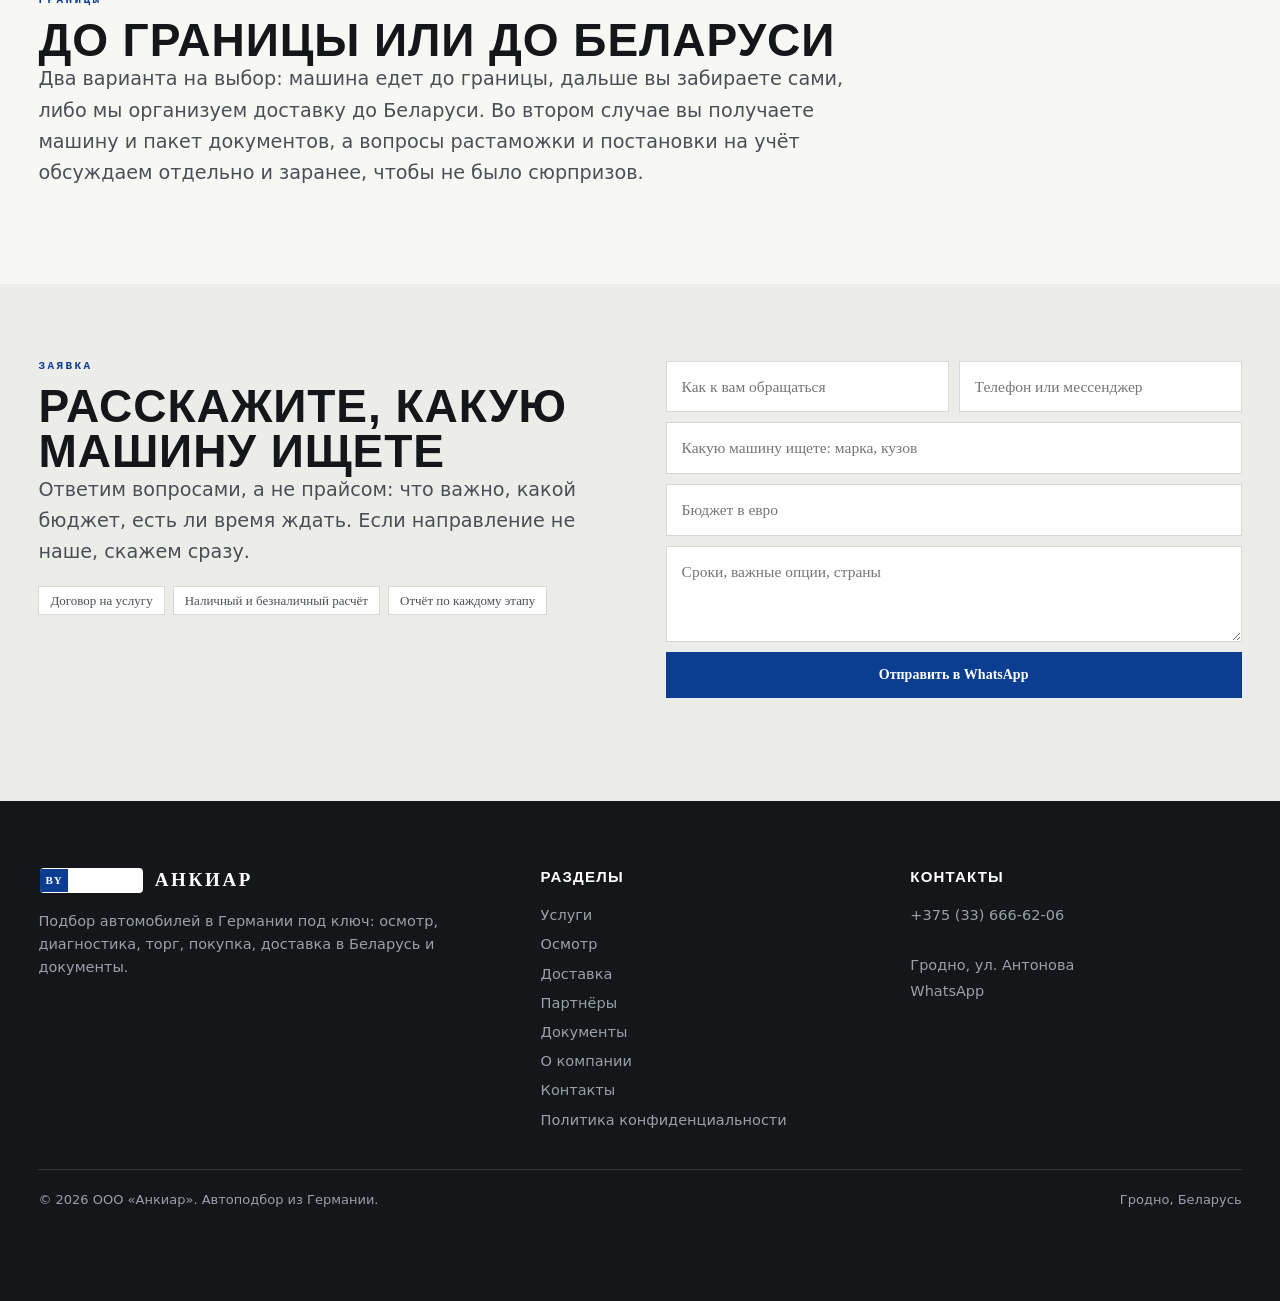
<file: dostavka.html>
<!DOCTYPE html>
<html lang="ru">
<head>
<meta charset="utf-8">
<meta name="viewport" content="width=device-width,initial-scale=1">
<title>Доставка авто из Германии в Беларусь — этапы и сроки</title>
<meta name="description" content="Маршрут и сроки доставки автомобиля из Германии: бриф, поиск, осмотр, покупка, перевозка до границы или в Беларусь, документы.">
<meta property="og:title" content="Доставка авто из Германии в Беларусь — этапы и сроки">
<meta property="og:description" content="Маршрут и сроки доставки автомобиля из Германии: бриф, поиск, осмотр, покупка, перевозка до границы или в Беларусь, документы.">
<meta property="og:type" content="website">
<link rel="preconnect" href="https://fonts.googleapis.com">
<link rel="preconnect" href="https://fonts.gstatic.com" crossorigin>
<style>:root{--plate:#F7F7F3;--ink:#14161A;--eu:#0B3D91}*{box-sizing:border-box}body{margin:0;background:var(--plate);color:var(--ink);font-family:'Golos Text',system-ui,sans-serif}img{max-width:100%;display:block}h1,h2,h3{font-family:'Archivo Narrow',Impact,sans-serif;text-transform:uppercase;margin:0}[hidden]{display:none!important}.hero{position:relative;min-height:520px;display:flex;align-items:flex-end;color:#fff;background:#101318}.hero img{position:absolute;inset:0;width:100%;height:100%;object-fit:cover}.hero__in{position:relative;z-index:2;width:100%;padding:32px 0}.wrap{width:100%;max-width:1280px;margin:0 auto;padding:0 16px}.top{position:sticky;top:0;z-index:60;background:rgba(247,247,243,.94);border-bottom:1px solid #D9D9D2}.top__in{display:flex;align-items:center;gap:12px;min-height:72px}.logo{display:flex;align-items:center;gap:10px;min-width:0;font-family:'Archivo Narrow';font-size:18px;text-transform:uppercase;letter-spacing:.14em;font-weight:700}.nav{display:flex;gap:16px;margin-left:auto;font-size:14.5px}.btn{display:inline-flex;align-items:center;justify-content:center;gap:8px;min-height:46px;padding:0 22px;border:1.5px solid var(--ink);background:transparent;color:var(--ink);font:600 14px/1 'Golos Text';cursor:pointer}.btn--acc{background:var(--eu);border-color:var(--eu);color:#fff}.burger{display:none;margin-left:auto;width:46px;height:46px;border:1.5px solid var(--ink);background:transparent;flex-direction:column;align-items:center;justify-content:center;gap:5px;cursor:pointer}.burger i{display:block;width:20px;height:2px;background:var(--ink)}.drawer{position:fixed;inset:0;z-index:90;background:#14161A;color:#fff;display:flex;flex-direction:column;overflow-y:auto;padding:22px}.drawer a{display:block;padding:14px 0;border-bottom:1px solid rgba(255,255,255,.14);color:#fff;font:700 1.4rem/1.1 'Archivo Narrow';text-transform:uppercase}.fbar{display:none;position:fixed;left:0;right:0;bottom:0;z-index:70;background:var(--plate);border-top:1px solid #D9D9D2;padding:8px 10px;grid-template-columns:1fr 1fr;gap:8px}@media (max-width:1080px){.nav{display:none}.burger{display:flex}}@media (max-width:720px){.fbar{display:grid}body{padding-bottom:72px}}@media (max-width:640px){.top .btn{display:none}}@media (max-width:520px){.logo>span:last-child{display:none}}</style>
<link rel="stylesheet" href="assets/css/style.v1.css">

</head>
<body>
<header class="top"><div class="wrap top__in">
  <a class="logo" href="index.html"><span class="pl"><i>BY</i><b>ANKIAR</b></span><span>Анкиар</span></a>
  <nav class="nav"><a href="uslugi.html">Услуги</a><a href="osmotr.html">Осмотр</a><a href="dostavka.html" class="is-on">Доставка</a><a href="partner.html">Партнёры</a><a href="dokumenty.html">Документы</a><a href="o-kompanii.html">О компании</a><a href="kontakty.html">Контакты</a></nav>
  <a class="btn btn--acc" href="tel:+375336666206">Позвонить</a>
  <button class="burger" id="burger" aria-label="Открыть меню" aria-expanded="false" aria-controls="drawer"><i></i><i></i><i></i></button>
</div></header>
<div class="drawer" id="drawer" hidden>
  <div class="drawer__top"><span class="logo" style="color:#fff"><span class="pl"><i>BY</i><b>ANKIAR</b></span><span>Анкиар</span></span>
  <button class="x" id="drawerClose" aria-label="Закрыть меню">×</button></div>
  <nav><a href="uslugi.html">Услуги</a><a href="osmotr.html">Осмотр</a><a href="dostavka.html">Доставка</a><a href="partner.html">Партнёры</a><a href="dokumenty.html">Документы</a><a href="o-kompanii.html">О компании</a><a href="kontakty.html">Контакты</a><a href="politika.html">Политика</a></nav>
  <div class="drawer__cta"><a class="btn btn--acc" href="tel:+375336666206">+375 (33) 666-62-06</a><a class="btn btn--ghost" href="https://wa.me/375336666206" style="color:#fff;border-color:rgba(255,255,255,.6);background:transparent">WhatsApp</a></div>
</div>

<main><section class="phero"><div class="wrap"><p class="crumbs"><a href="index.html">Главная</a> · Доставка</p><h1>Маршрут: от брифа до ключей</h1><p>Шесть этапов и примерные сроки. Точные зависят от редкости машины, страны продавца и загрузки перевозчиков.</p></div></section>
<section class="section"><div class="wrap"><div class="route"><div>
  <div class="rstops" role="tablist" aria-label="Этапы"><button class="rstop" role="tab" data-stop="0" aria-selected="true">Бриф</button><button class="rstop" role="tab" data-stop="1" aria-selected="false">Поиск и отбор</button><button class="rstop" role="tab" data-stop="2" aria-selected="false">Осмотр</button><button class="rstop" role="tab" data-stop="3" aria-selected="false">Торг и покупка</button><button class="rstop" role="tab" data-stop="4" aria-selected="false">Доставка</button><button class="rstop" role="tab" data-stop="5" aria-selected="false">Документы</button></div>
  <div class="rpanel" id="rpanel" role="tabpanel" aria-live="polite"></div>
</div>
<div><img src="assets/img/transport.jpg" alt="Доставка автомобиля из Германии" width="1200" height="900" loading="lazy" style="width:100%;height:auto">
<div class="fact" style="margin-top:16px"><b>BY</b><span>доставка до границы или до Беларуси — выбираете вы</span></div>
<div class="fact"><b>DE</b><span>стоянка и СТО партнёров в округе Бремена</span></div>
</div></div></div></section>
<section class="section section--soft"><div class="wrap grid2">
  <div><h2>Про сроки честно</h2>
  <p class="lede">Быстрее всех проходит машина, которая есть в наличии у дилера в Германии: неделя-полторы от брифа до отправки. Дольше — редкие комплектации, машины из других стран и период, когда перевозчики загружены.</p>
  <p class="lede">Если вам нужна машина к конкретной дате, скажите её в начале. Иногда честнее сразу сказать, что не успеем, чем потом объяснять задержку.</p></div>
  <div><div class="fact"><b>1–2</b><span>дня на бриф и постановку задачи</span></div>
  <div class="fact"><b>2–7</b><span>дней на поиск и отбор вариантов</span></div>
  <div class="fact"><b>1</b><span>день на осмотр у продавца</span></div>
  <div class="fact"><b>3–7</b><span>дней на доставку до границы или в Беларусь</span></div></div>
</div></section>
<section class="section"><div class="wrap">
  <p class="eyebrow">Границы</p><h2>До границы или до Беларуси</h2>
  <p class="lede" style="max-width:44em">Два варианта на выбор: машина едет до границы, дальше вы забираете сами, либо мы организуем доставку до Беларуси. Во втором случае вы получаете машину и пакет документов, а вопросы растаможки и постановки на учёт обсуждаем отдельно и заранее, чтобы не было сюрпризов.</p>
</div></section>
<section class="section section--soft" id="zayavka"><div class="wrap grid2">
      <div><p class="eyebrow">Заявка</p><h2>Расскажите, какую машину ищете</h2>
      <p class="lede">Ответим вопросами, а не прайсом: что важно, какой бюджет, есть ли время ждать. Если направление не наше, скажем сразу.</p>
      <div class="marks"><span>Договор на услугу</span><span>Наличный и безналичный расчёт</span><span>Отчёт по каждому этапу</span></div></div>
      <div><form class="form" id="lead" novalidate>
  <input name="name" placeholder="Как к вам обращаться" aria-label="Имя" required>
  <input name="phone" placeholder="Телефон или мессенджер" aria-label="Телефон" inputmode="tel" required>
  <input name="car" placeholder="Какую машину ищете: марка, кузов" aria-label="Автомобиль" class="full">
  <input name="budget" placeholder="Бюджет в евро" aria-label="Бюджет" inputmode="numeric" class="full">
  <textarea name="msg" placeholder="Сроки, важные опции, страны" aria-label="Комментарий" class="full"></textarea>
  <button class="btn btn--acc full" type="submit">Отправить в WhatsApp</button>
  <div class="form__msg" id="formMsg" role="status"></div>
</form></div></div></section>
</main></main>
<footer class="foot"><div class="wrap">
  <div class="foot__grid">
    <div><span class="logo" style="color:#fff"><span class="pl"><i>BY</i><b>ANKIAR</b></span><span>Анкиар</span></span>
      <p style="margin-top:14px;max-width:28em">Подбор автомобилей в Германии под ключ: осмотр, диагностика, торг, покупка, доставка в Беларусь и документы.</p></div>
    <div><h4>Разделы</h4><a href="uslugi.html">Услуги</a><a href="osmotr.html">Осмотр</a><a href="dostavka.html">Доставка</a><a href="partner.html">Партнёры</a><a href="dokumenty.html">Документы</a><a href="o-kompanii.html">О компании</a><a href="kontakty.html">Контакты</a><a href="politika.html">Политика конфиденциальности</a></div>
    <div><h4>Контакты</h4><p><a href="tel:+375336666206">+375 (33) 666-62-06</a><br>Гродно, ул. Антонова<br><a href="https://wa.me/375336666206">WhatsApp</a></p></div>
  </div>
  <div class="foot__b"><span>© 2026 ООО «Анкиар». Автоподбор из Германии.</span><span>Гродно, Беларусь</span></div>
</div></footer>
<div class="fbar"><a class="btn btn--acc" href="tel:+375336666206">Позвонить</a><a class="btn" href="https://wa.me/375336666206">WhatsApp</a></div>
<script src="assets/js/main.v1.js" defer></script>
</body></html>
</file>
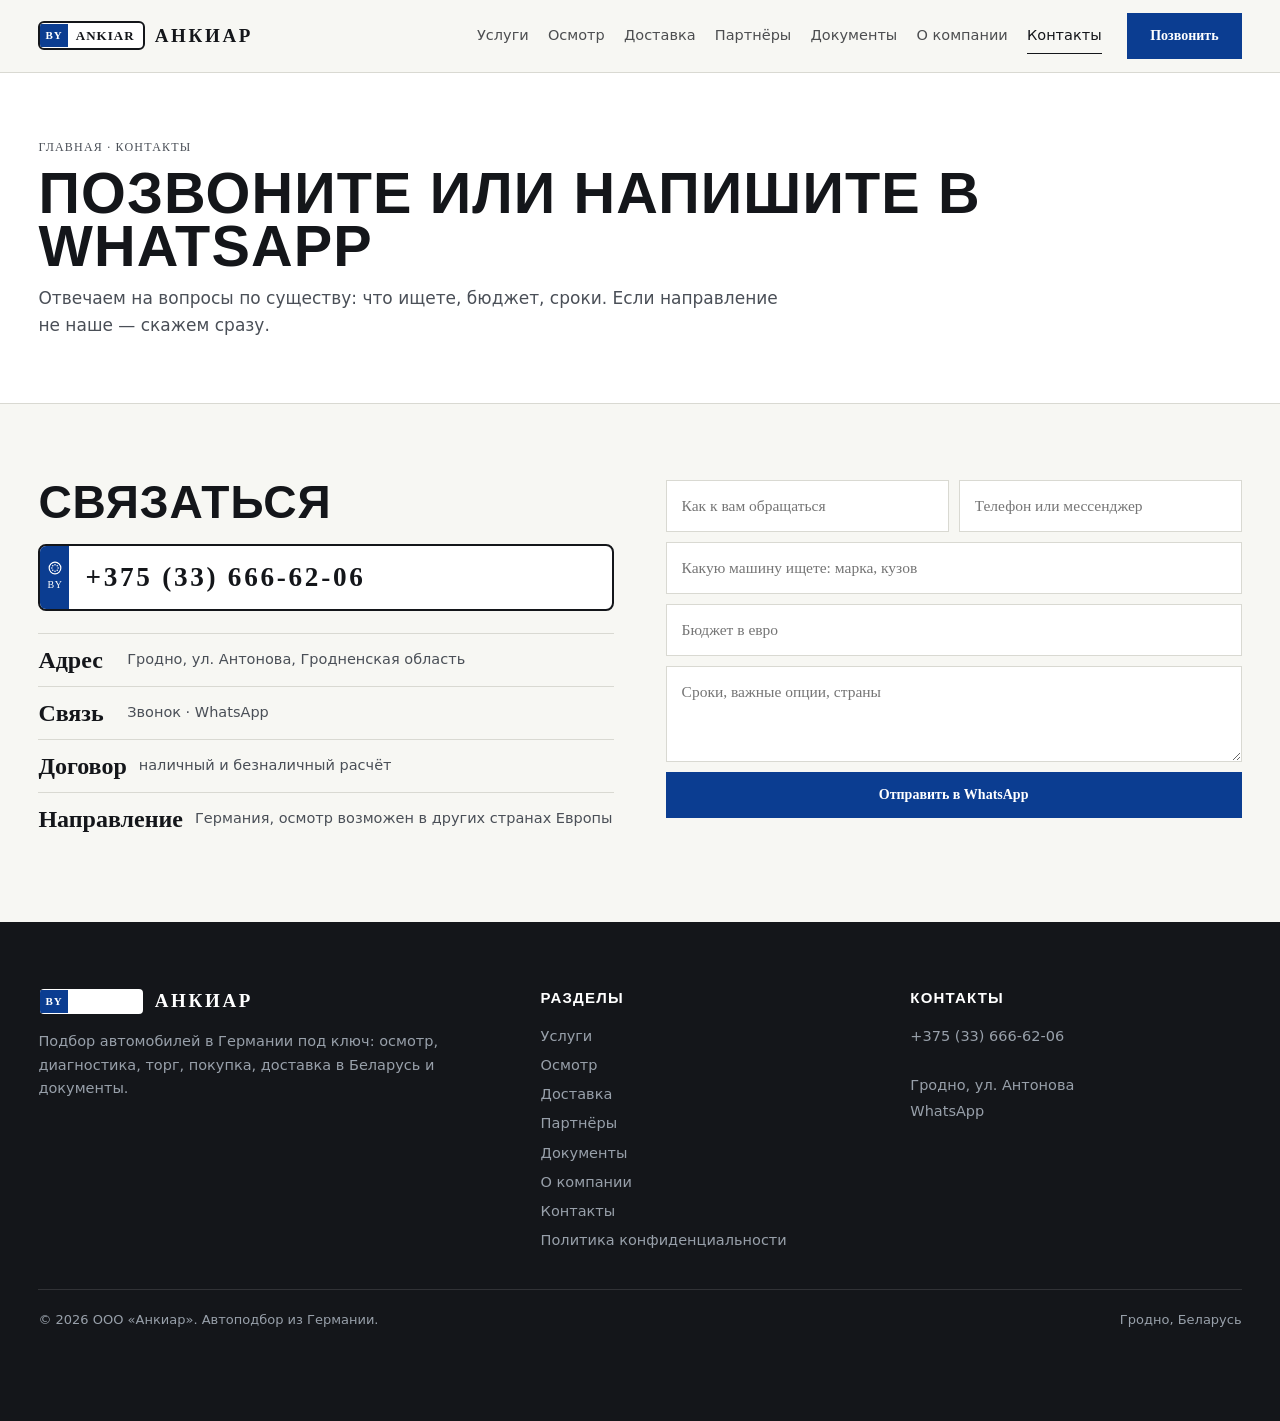
<file: kontakty.html>
<!DOCTYPE html>
<html lang="ru">
<head>
<meta charset="utf-8">
<meta name="viewport" content="width=device-width,initial-scale=1">
<title>Контакты — ООО Анкиар, автоподбор из Германии</title>
<meta name="description" content="Связаться: +375 (33) 666-62-06, WhatsApp. Гродно, ул. Антонова. Подбор автомобилей в Германии под ключ.">
<meta property="og:title" content="Контакты — ООО Анкиар, автоподбор из Германии">
<meta property="og:description" content="Связаться: +375 (33) 666-62-06, WhatsApp. Гродно, ул. Антонова. Подбор автомобилей в Германии под ключ.">
<meta property="og:type" content="website">
<link rel="preconnect" href="https://fonts.googleapis.com">
<link rel="preconnect" href="https://fonts.gstatic.com" crossorigin>
<style>:root{--plate:#F7F7F3;--ink:#14161A;--eu:#0B3D91}*{box-sizing:border-box}body{margin:0;background:var(--plate);color:var(--ink);font-family:'Golos Text',system-ui,sans-serif}img{max-width:100%;display:block}h1,h2,h3{font-family:'Archivo Narrow',Impact,sans-serif;text-transform:uppercase;margin:0}[hidden]{display:none!important}.hero{position:relative;min-height:520px;display:flex;align-items:flex-end;color:#fff;background:#101318}.hero img{position:absolute;inset:0;width:100%;height:100%;object-fit:cover}.hero__in{position:relative;z-index:2;width:100%;padding:32px 0}.wrap{width:100%;max-width:1280px;margin:0 auto;padding:0 16px}.top{position:sticky;top:0;z-index:60;background:rgba(247,247,243,.94);border-bottom:1px solid #D9D9D2}.top__in{display:flex;align-items:center;gap:12px;min-height:72px}.logo{display:flex;align-items:center;gap:10px;min-width:0;font-family:'Archivo Narrow';font-size:18px;text-transform:uppercase;letter-spacing:.14em;font-weight:700}.nav{display:flex;gap:16px;margin-left:auto;font-size:14.5px}.btn{display:inline-flex;align-items:center;justify-content:center;gap:8px;min-height:46px;padding:0 22px;border:1.5px solid var(--ink);background:transparent;color:var(--ink);font:600 14px/1 'Golos Text';cursor:pointer}.btn--acc{background:var(--eu);border-color:var(--eu);color:#fff}.burger{display:none;margin-left:auto;width:46px;height:46px;border:1.5px solid var(--ink);background:transparent;flex-direction:column;align-items:center;justify-content:center;gap:5px;cursor:pointer}.burger i{display:block;width:20px;height:2px;background:var(--ink)}.drawer{position:fixed;inset:0;z-index:90;background:#14161A;color:#fff;display:flex;flex-direction:column;overflow-y:auto;padding:22px}.drawer a{display:block;padding:14px 0;border-bottom:1px solid rgba(255,255,255,.14);color:#fff;font:700 1.4rem/1.1 'Archivo Narrow';text-transform:uppercase}.fbar{display:none;position:fixed;left:0;right:0;bottom:0;z-index:70;background:var(--plate);border-top:1px solid #D9D9D2;padding:8px 10px;grid-template-columns:1fr 1fr;gap:8px}@media (max-width:1080px){.nav{display:none}.burger{display:flex}}@media (max-width:720px){.fbar{display:grid}body{padding-bottom:72px}}@media (max-width:640px){.top .btn{display:none}}@media (max-width:520px){.logo>span:last-child{display:none}}</style>
<link rel="stylesheet" href="assets/css/style.v1.css">

</head>
<body>
<header class="top"><div class="wrap top__in">
  <a class="logo" href="index.html"><span class="pl"><i>BY</i><b>ANKIAR</b></span><span>Анкиар</span></a>
  <nav class="nav"><a href="uslugi.html">Услуги</a><a href="osmotr.html">Осмотр</a><a href="dostavka.html">Доставка</a><a href="partner.html">Партнёры</a><a href="dokumenty.html">Документы</a><a href="o-kompanii.html">О компании</a><a href="kontakty.html" class="is-on">Контакты</a></nav>
  <a class="btn btn--acc" href="tel:+375336666206">Позвонить</a>
  <button class="burger" id="burger" aria-label="Открыть меню" aria-expanded="false" aria-controls="drawer"><i></i><i></i><i></i></button>
</div></header>
<div class="drawer" id="drawer" hidden>
  <div class="drawer__top"><span class="logo" style="color:#fff"><span class="pl"><i>BY</i><b>ANKIAR</b></span><span>Анкиар</span></span>
  <button class="x" id="drawerClose" aria-label="Закрыть меню">×</button></div>
  <nav><a href="uslugi.html">Услуги</a><a href="osmotr.html">Осмотр</a><a href="dostavka.html">Доставка</a><a href="partner.html">Партнёры</a><a href="dokumenty.html">Документы</a><a href="o-kompanii.html">О компании</a><a href="kontakty.html">Контакты</a><a href="politika.html">Политика</a></nav>
  <div class="drawer__cta"><a class="btn btn--acc" href="tel:+375336666206">+375 (33) 666-62-06</a><a class="btn btn--ghost" href="https://wa.me/375336666206" style="color:#fff;border-color:rgba(255,255,255,.6);background:transparent">WhatsApp</a></div>
</div>

<main><section class="phero"><div class="wrap"><p class="crumbs"><a href="index.html">Главная</a> · Контакты</p><h1>Позвоните или напишите в WhatsApp</h1><p>Отвечаем на вопросы по существу: что ищете, бюджет, сроки. Если направление не наше — скажем сразу.</p></div></section>
<section class="section"><div class="wrap grid2">
  <div><h2>Связаться</h2>
    <div style="margin-top:18px"><div class="platebox"><span class="platebox__eu"><svg viewBox="0 0 24 24" aria-hidden="true"><circle cx="12" cy="12" r="10" fill="none" stroke="#fff" stroke-width="2"/><circle cx="12" cy="6.6" r="1.3"/><circle cx="12" cy="17.4" r="1.3"/><circle cx="6.6" cy="12" r="1.3"/><circle cx="17.4" cy="12" r="1.3"/><circle cx="8.2" cy="8.2" r="1.3"/><circle cx="15.8" cy="15.8" r="1.3"/><circle cx="15.8" cy="8.2" r="1.3"/><circle cx="8.2" cy="15.8" r="1.3"/></svg>BY</span><span class="platebox__n">+375 (33) 666-62-06</span></div></div>
    <div class="fact" style="margin-top:22px"><b>Адрес</b><span>Гродно, ул. Антонова, Гродненская область</span></div>
    <div class="fact"><b>Связь</b><span><a href="tel:+375336666206">Звонок</a> · <a href="https://wa.me/375336666206">WhatsApp</a></span></div>
    <div class="fact"><b>Договор</b><span>наличный и безналичный расчёт</span></div>
    <div class="fact"><b>Направление</b><span>Германия, осмотр возможен в других странах Европы</span></div>
  </div>
  <div><form class="form" id="lead" novalidate>
  <input name="name" placeholder="Как к вам обращаться" aria-label="Имя" required>
  <input name="phone" placeholder="Телефон или мессенджер" aria-label="Телефон" inputmode="tel" required>
  <input name="car" placeholder="Какую машину ищете: марка, кузов" aria-label="Автомобиль" class="full">
  <input name="budget" placeholder="Бюджет в евро" aria-label="Бюджет" inputmode="numeric" class="full">
  <textarea name="msg" placeholder="Сроки, важные опции, страны" aria-label="Комментарий" class="full"></textarea>
  <button class="btn btn--acc full" type="submit">Отправить в WhatsApp</button>
  <div class="form__msg" id="formMsg" role="status"></div>
</form></div>
</div></section>
</main></main>
<footer class="foot"><div class="wrap">
  <div class="foot__grid">
    <div><span class="logo" style="color:#fff"><span class="pl"><i>BY</i><b>ANKIAR</b></span><span>Анкиар</span></span>
      <p style="margin-top:14px;max-width:28em">Подбор автомобилей в Германии под ключ: осмотр, диагностика, торг, покупка, доставка в Беларусь и документы.</p></div>
    <div><h4>Разделы</h4><a href="uslugi.html">Услуги</a><a href="osmotr.html">Осмотр</a><a href="dostavka.html">Доставка</a><a href="partner.html">Партнёры</a><a href="dokumenty.html">Документы</a><a href="o-kompanii.html">О компании</a><a href="kontakty.html">Контакты</a><a href="politika.html">Политика конфиденциальности</a></div>
    <div><h4>Контакты</h4><p><a href="tel:+375336666206">+375 (33) 666-62-06</a><br>Гродно, ул. Антонова<br><a href="https://wa.me/375336666206">WhatsApp</a></p></div>
  </div>
  <div class="foot__b"><span>© 2026 ООО «Анкиар». Автоподбор из Германии.</span><span>Гродно, Беларусь</span></div>
</div></footer>
<div class="fbar"><a class="btn btn--acc" href="tel:+375336666206">Позвонить</a><a class="btn" href="https://wa.me/375336666206">WhatsApp</a></div>
<script src="assets/js/main.v1.js" defer></script>
</body></html>
</file>
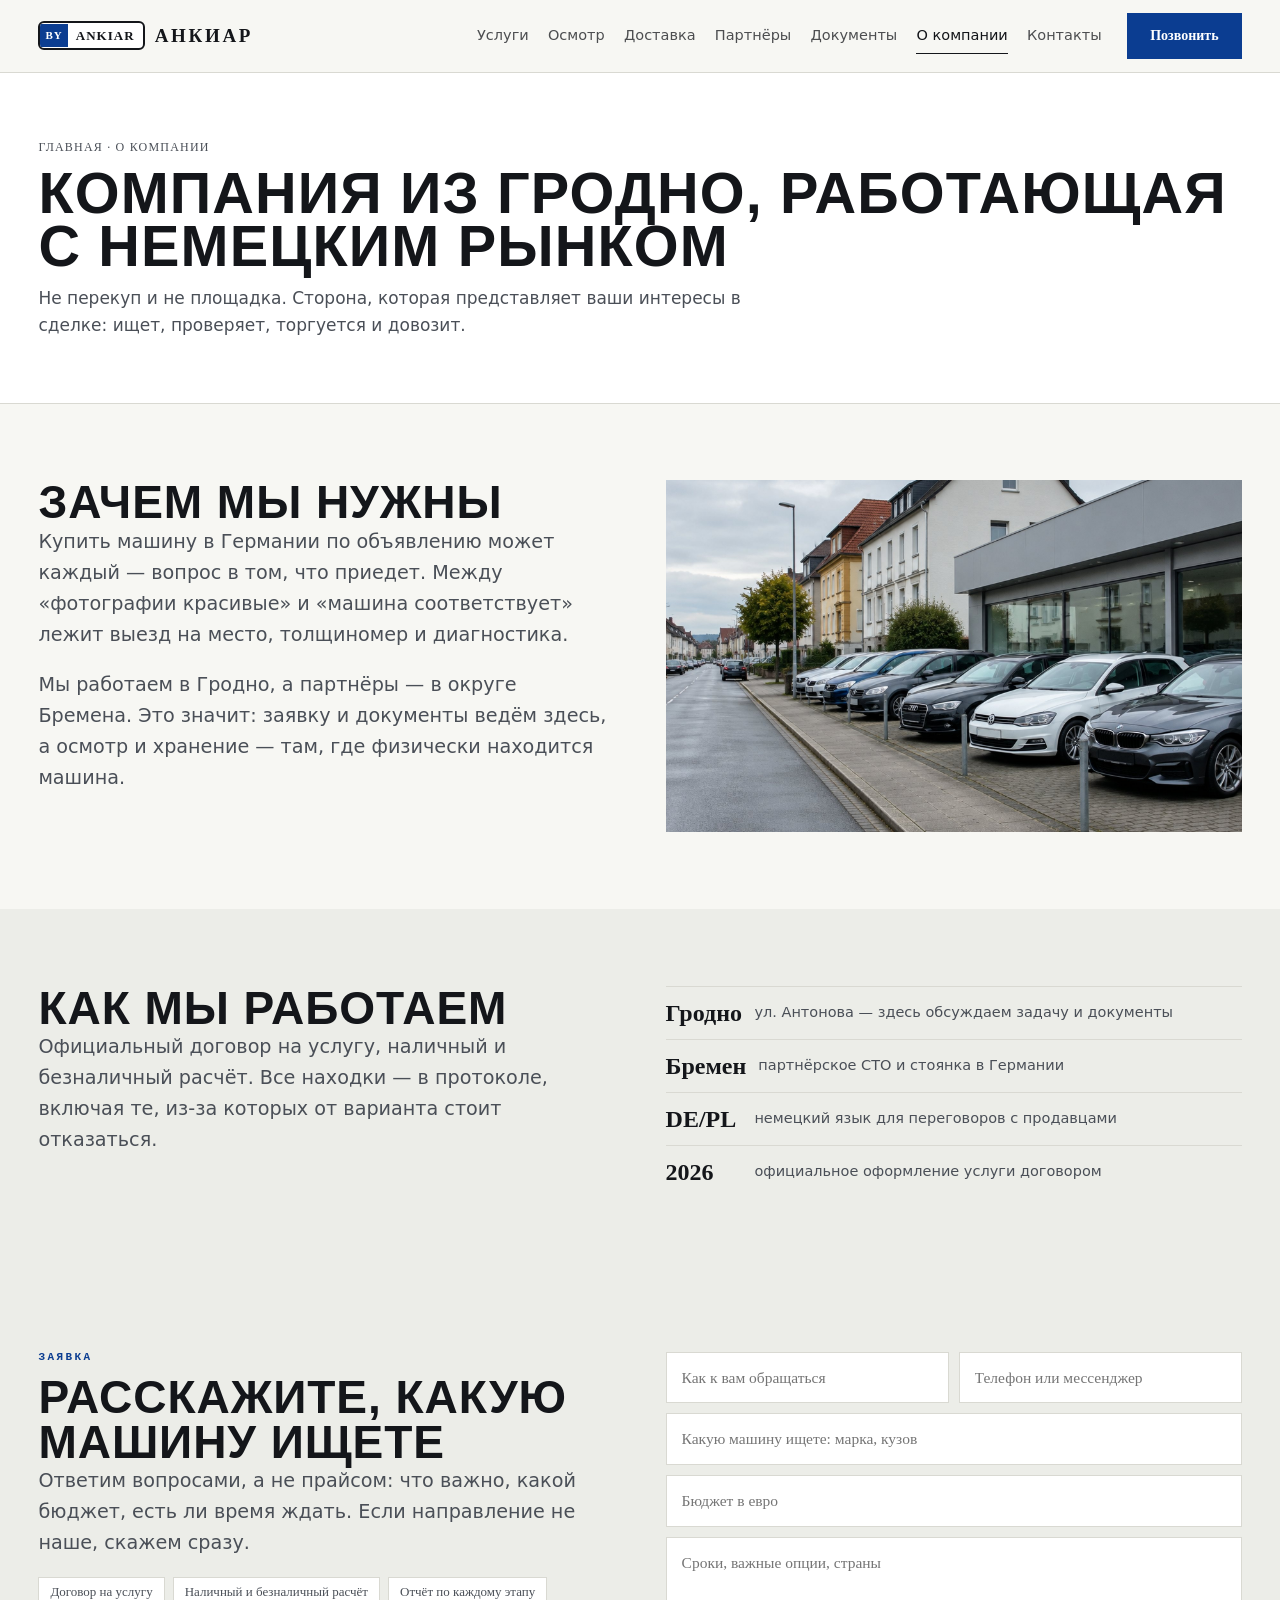
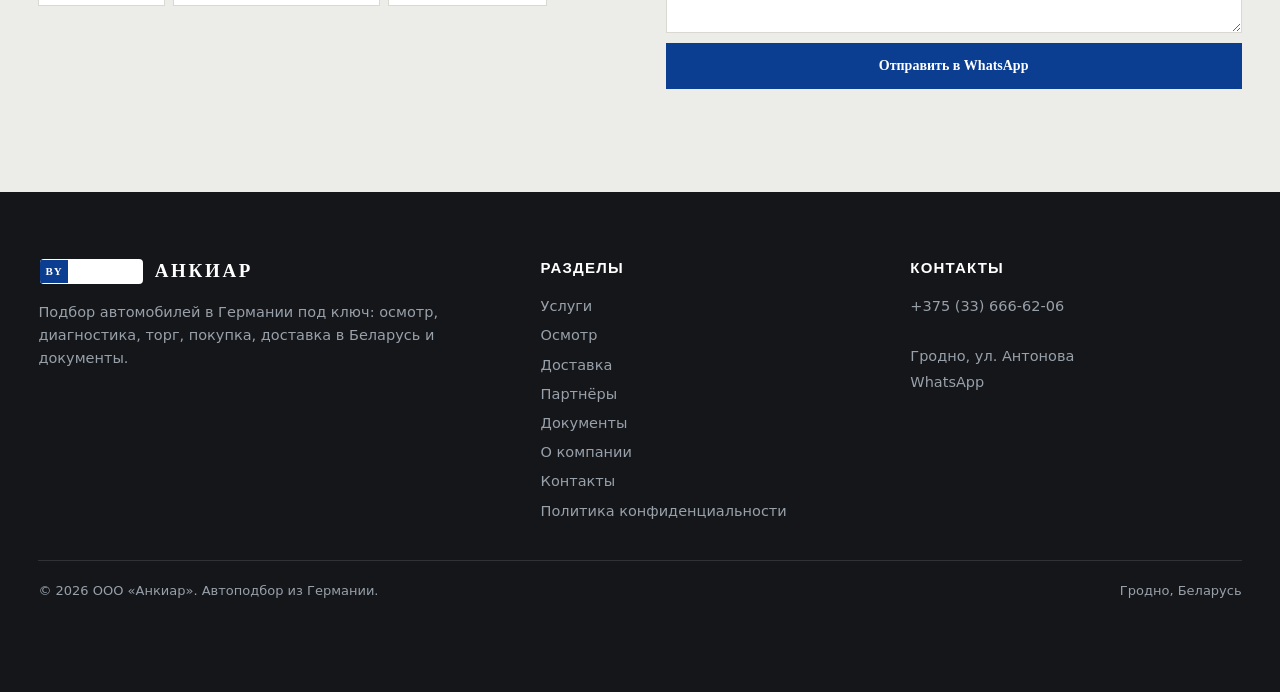
<file: o-kompanii.html>
<!DOCTYPE html>
<html lang="ru">
<head>
<meta charset="utf-8">
<meta name="viewport" content="width=device-width,initial-scale=1">
<title>О компании Анкиар — автоподбор из Германии, Гродно</title>
<meta name="description" content="ООО «Анкиар»: подбор автомобилей в Германии под ключ, официальный договор, партнёры в округе Бремена, работа из Гродно.">
<meta property="og:title" content="О компании Анкиар — автоподбор из Германии, Гродно">
<meta property="og:description" content="ООО «Анкиар»: подбор автомобилей в Германии под ключ, официальный договор, партнёры в округе Бремена, работа из Гродно.">
<meta property="og:type" content="website">
<link rel="preconnect" href="https://fonts.googleapis.com">
<link rel="preconnect" href="https://fonts.gstatic.com" crossorigin>
<style>:root{--plate:#F7F7F3;--ink:#14161A;--eu:#0B3D91}*{box-sizing:border-box}body{margin:0;background:var(--plate);color:var(--ink);font-family:'Golos Text',system-ui,sans-serif}img{max-width:100%;display:block}h1,h2,h3{font-family:'Archivo Narrow',Impact,sans-serif;text-transform:uppercase;margin:0}[hidden]{display:none!important}.hero{position:relative;min-height:520px;display:flex;align-items:flex-end;color:#fff;background:#101318}.hero img{position:absolute;inset:0;width:100%;height:100%;object-fit:cover}.hero__in{position:relative;z-index:2;width:100%;padding:32px 0}.wrap{width:100%;max-width:1280px;margin:0 auto;padding:0 16px}.top{position:sticky;top:0;z-index:60;background:rgba(247,247,243,.94);border-bottom:1px solid #D9D9D2}.top__in{display:flex;align-items:center;gap:12px;min-height:72px}.logo{display:flex;align-items:center;gap:10px;min-width:0;font-family:'Archivo Narrow';font-size:18px;text-transform:uppercase;letter-spacing:.14em;font-weight:700}.nav{display:flex;gap:16px;margin-left:auto;font-size:14.5px}.btn{display:inline-flex;align-items:center;justify-content:center;gap:8px;min-height:46px;padding:0 22px;border:1.5px solid var(--ink);background:transparent;color:var(--ink);font:600 14px/1 'Golos Text';cursor:pointer}.btn--acc{background:var(--eu);border-color:var(--eu);color:#fff}.burger{display:none;margin-left:auto;width:46px;height:46px;border:1.5px solid var(--ink);background:transparent;flex-direction:column;align-items:center;justify-content:center;gap:5px;cursor:pointer}.burger i{display:block;width:20px;height:2px;background:var(--ink)}.drawer{position:fixed;inset:0;z-index:90;background:#14161A;color:#fff;display:flex;flex-direction:column;overflow-y:auto;padding:22px}.drawer a{display:block;padding:14px 0;border-bottom:1px solid rgba(255,255,255,.14);color:#fff;font:700 1.4rem/1.1 'Archivo Narrow';text-transform:uppercase}.fbar{display:none;position:fixed;left:0;right:0;bottom:0;z-index:70;background:var(--plate);border-top:1px solid #D9D9D2;padding:8px 10px;grid-template-columns:1fr 1fr;gap:8px}@media (max-width:1080px){.nav{display:none}.burger{display:flex}}@media (max-width:720px){.fbar{display:grid}body{padding-bottom:72px}}@media (max-width:640px){.top .btn{display:none}}@media (max-width:520px){.logo>span:last-child{display:none}}</style>
<link rel="stylesheet" href="assets/css/style.v1.css">

</head>
<body>
<header class="top"><div class="wrap top__in">
  <a class="logo" href="index.html"><span class="pl"><i>BY</i><b>ANKIAR</b></span><span>Анкиар</span></a>
  <nav class="nav"><a href="uslugi.html">Услуги</a><a href="osmotr.html">Осмотр</a><a href="dostavka.html">Доставка</a><a href="partner.html">Партнёры</a><a href="dokumenty.html">Документы</a><a href="o-kompanii.html" class="is-on">О компании</a><a href="kontakty.html">Контакты</a></nav>
  <a class="btn btn--acc" href="tel:+375336666206">Позвонить</a>
  <button class="burger" id="burger" aria-label="Открыть меню" aria-expanded="false" aria-controls="drawer"><i></i><i></i><i></i></button>
</div></header>
<div class="drawer" id="drawer" hidden>
  <div class="drawer__top"><span class="logo" style="color:#fff"><span class="pl"><i>BY</i><b>ANKIAR</b></span><span>Анкиар</span></span>
  <button class="x" id="drawerClose" aria-label="Закрыть меню">×</button></div>
  <nav><a href="uslugi.html">Услуги</a><a href="osmotr.html">Осмотр</a><a href="dostavka.html">Доставка</a><a href="partner.html">Партнёры</a><a href="dokumenty.html">Документы</a><a href="o-kompanii.html">О компании</a><a href="kontakty.html">Контакты</a><a href="politika.html">Политика</a></nav>
  <div class="drawer__cta"><a class="btn btn--acc" href="tel:+375336666206">+375 (33) 666-62-06</a><a class="btn btn--ghost" href="https://wa.me/375336666206" style="color:#fff;border-color:rgba(255,255,255,.6);background:transparent">WhatsApp</a></div>
</div>

<main><section class="phero"><div class="wrap"><p class="crumbs"><a href="index.html">Главная</a> · О компании</p><h1>Компания из Гродно, работающая с немецким рынком</h1><p>Не перекуп и не площадка. Сторона, которая представляет ваши интересы в сделке: ищет, проверяет, торгуется и довозит.</p></div></section>
<section class="section"><div class="wrap grid2">
  <div><h2>Зачем мы нужны</h2>
  <p class="lede">Купить машину в Германии по объявлению может каждый — вопрос в том, что приедет. Между «фотографии красивые» и «машина соответствует» лежит выезд на место, толщиномер и диагностика.</p>
  <p class="lede">Мы работаем в Гродно, а партнёры — в округе Бремена. Это значит: заявку и документы ведём здесь, а осмотр и хранение — там, где физически находится машина.</p></div>
  <div><img src="assets/img/hero.jpg" alt="Автомобили на площадке в Германии" width="1200" height="900" loading="lazy" style="width:100%;height:auto"></div>
</div></section>
<section class="section section--soft"><div class="wrap grid2">
  <div><h2>Как мы работаем</h2>
  <p class="lede">Официальный договор на услугу, наличный и безналичный расчёт. Все находки — в протоколе, включая те, из-за которых от варианта стоит отказаться.</p></div>
  <div><div class="fact"><b>Гродно</b><span>ул. Антонова — здесь обсуждаем задачу и документы</span></div>
  <div class="fact"><b>Бремен</b><span>партнёрское СТО и стоянка в Германии</span></div>
  <div class="fact"><b>DE/PL</b><span>немецкий язык для переговоров с продавцами</span></div>
  <div class="fact"><b>2026</b><span>официальное оформление услуги договором</span></div></div>
</div></section>
<section class="section section--soft" id="zayavka"><div class="wrap grid2">
      <div><p class="eyebrow">Заявка</p><h2>Расскажите, какую машину ищете</h2>
      <p class="lede">Ответим вопросами, а не прайсом: что важно, какой бюджет, есть ли время ждать. Если направление не наше, скажем сразу.</p>
      <div class="marks"><span>Договор на услугу</span><span>Наличный и безналичный расчёт</span><span>Отчёт по каждому этапу</span></div></div>
      <div><form class="form" id="lead" novalidate>
  <input name="name" placeholder="Как к вам обращаться" aria-label="Имя" required>
  <input name="phone" placeholder="Телефон или мессенджер" aria-label="Телефон" inputmode="tel" required>
  <input name="car" placeholder="Какую машину ищете: марка, кузов" aria-label="Автомобиль" class="full">
  <input name="budget" placeholder="Бюджет в евро" aria-label="Бюджет" inputmode="numeric" class="full">
  <textarea name="msg" placeholder="Сроки, важные опции, страны" aria-label="Комментарий" class="full"></textarea>
  <button class="btn btn--acc full" type="submit">Отправить в WhatsApp</button>
  <div class="form__msg" id="formMsg" role="status"></div>
</form></div></div></section>
</main></main>
<footer class="foot"><div class="wrap">
  <div class="foot__grid">
    <div><span class="logo" style="color:#fff"><span class="pl"><i>BY</i><b>ANKIAR</b></span><span>Анкиар</span></span>
      <p style="margin-top:14px;max-width:28em">Подбор автомобилей в Германии под ключ: осмотр, диагностика, торг, покупка, доставка в Беларусь и документы.</p></div>
    <div><h4>Разделы</h4><a href="uslugi.html">Услуги</a><a href="osmotr.html">Осмотр</a><a href="dostavka.html">Доставка</a><a href="partner.html">Партнёры</a><a href="dokumenty.html">Документы</a><a href="o-kompanii.html">О компании</a><a href="kontakty.html">Контакты</a><a href="politika.html">Политика конфиденциальности</a></div>
    <div><h4>Контакты</h4><p><a href="tel:+375336666206">+375 (33) 666-62-06</a><br>Гродно, ул. Антонова<br><a href="https://wa.me/375336666206">WhatsApp</a></p></div>
  </div>
  <div class="foot__b"><span>© 2026 ООО «Анкиар». Автоподбор из Германии.</span><span>Гродно, Беларусь</span></div>
</div></footer>
<div class="fbar"><a class="btn btn--acc" href="tel:+375336666206">Позвонить</a><a class="btn" href="https://wa.me/375336666206">WhatsApp</a></div>
<script src="assets/js/main.v1.js" defer></script>
</body></html>
</file>
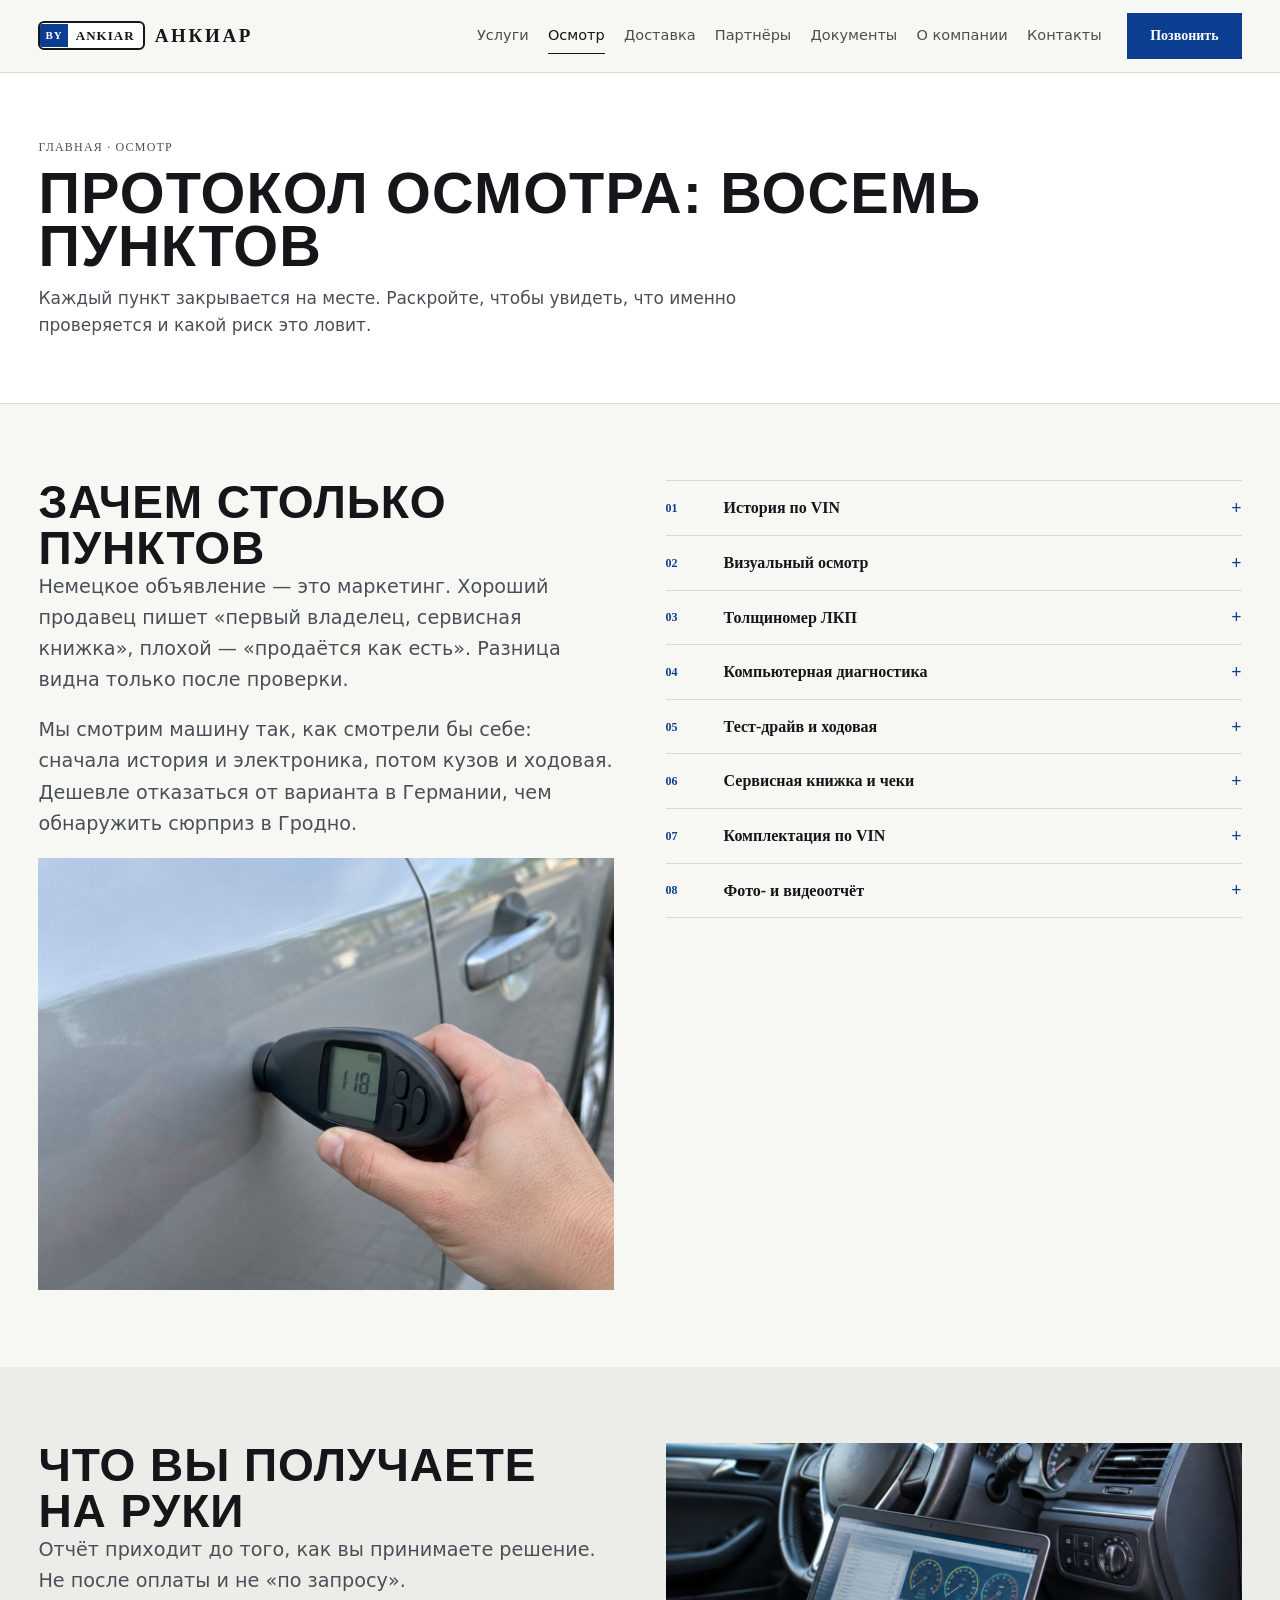
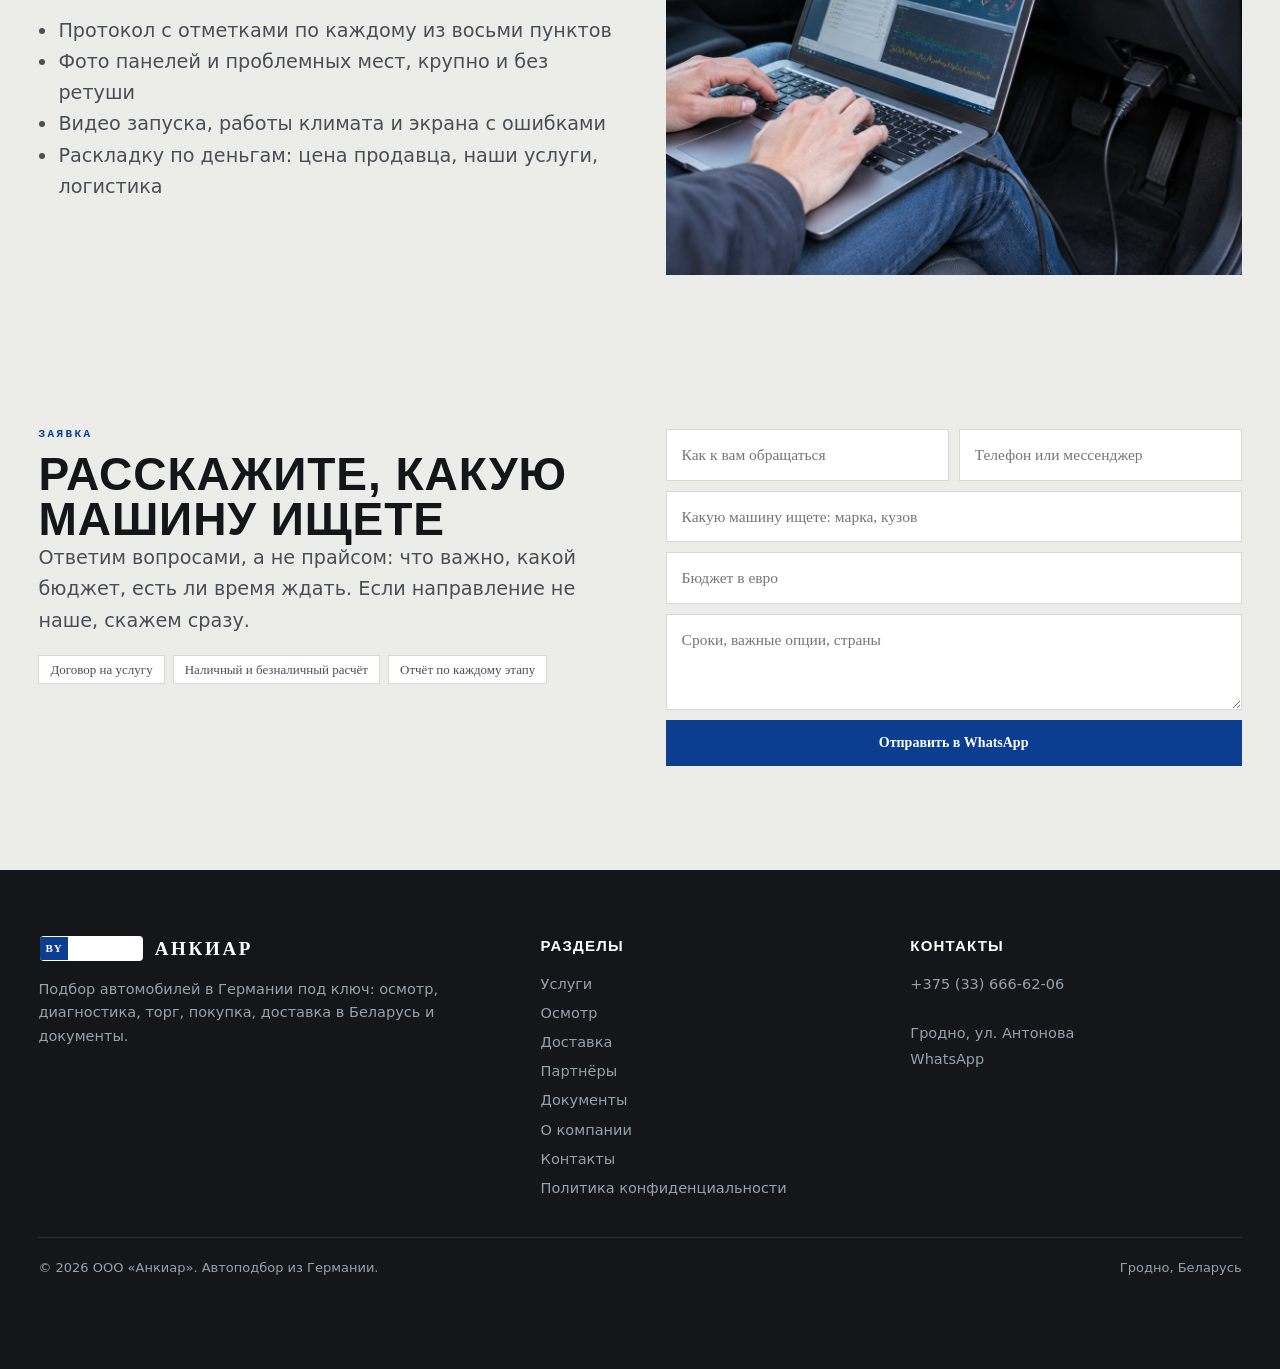
<file: osmotr.html>
<!DOCTYPE html>
<html lang="ru">
<head>
<meta charset="utf-8">
<meta name="viewport" content="width=device-width,initial-scale=1">
<title>Осмотр и диагностика авто в Германии — протокол из 8 пунктов</title>
<meta name="description" content="Как проходит осмотр автомобиля в Германии: проверка по VIN, толщиномер ЛКП, компьютерная диагностика, тест-драйв, фото и видеоотчёт.">
<meta property="og:title" content="Осмотр и диагностика авто в Германии — протокол из 8 пунктов">
<meta property="og:description" content="Как проходит осмотр автомобиля в Германии: проверка по VIN, толщиномер ЛКП, компьютерная диагностика, тест-драйв, фото и видеоотчёт.">
<meta property="og:type" content="website">
<link rel="preconnect" href="https://fonts.googleapis.com">
<link rel="preconnect" href="https://fonts.gstatic.com" crossorigin>
<style>:root{--plate:#F7F7F3;--ink:#14161A;--eu:#0B3D91}*{box-sizing:border-box}body{margin:0;background:var(--plate);color:var(--ink);font-family:'Golos Text',system-ui,sans-serif}img{max-width:100%;display:block}h1,h2,h3{font-family:'Archivo Narrow',Impact,sans-serif;text-transform:uppercase;margin:0}[hidden]{display:none!important}.hero{position:relative;min-height:520px;display:flex;align-items:flex-end;color:#fff;background:#101318}.hero img{position:absolute;inset:0;width:100%;height:100%;object-fit:cover}.hero__in{position:relative;z-index:2;width:100%;padding:32px 0}.wrap{width:100%;max-width:1280px;margin:0 auto;padding:0 16px}.top{position:sticky;top:0;z-index:60;background:rgba(247,247,243,.94);border-bottom:1px solid #D9D9D2}.top__in{display:flex;align-items:center;gap:12px;min-height:72px}.logo{display:flex;align-items:center;gap:10px;min-width:0;font-family:'Archivo Narrow';font-size:18px;text-transform:uppercase;letter-spacing:.14em;font-weight:700}.nav{display:flex;gap:16px;margin-left:auto;font-size:14.5px}.btn{display:inline-flex;align-items:center;justify-content:center;gap:8px;min-height:46px;padding:0 22px;border:1.5px solid var(--ink);background:transparent;color:var(--ink);font:600 14px/1 'Golos Text';cursor:pointer}.btn--acc{background:var(--eu);border-color:var(--eu);color:#fff}.burger{display:none;margin-left:auto;width:46px;height:46px;border:1.5px solid var(--ink);background:transparent;flex-direction:column;align-items:center;justify-content:center;gap:5px;cursor:pointer}.burger i{display:block;width:20px;height:2px;background:var(--ink)}.drawer{position:fixed;inset:0;z-index:90;background:#14161A;color:#fff;display:flex;flex-direction:column;overflow-y:auto;padding:22px}.drawer a{display:block;padding:14px 0;border-bottom:1px solid rgba(255,255,255,.14);color:#fff;font:700 1.4rem/1.1 'Archivo Narrow';text-transform:uppercase}.fbar{display:none;position:fixed;left:0;right:0;bottom:0;z-index:70;background:var(--plate);border-top:1px solid #D9D9D2;padding:8px 10px;grid-template-columns:1fr 1fr;gap:8px}@media (max-width:1080px){.nav{display:none}.burger{display:flex}}@media (max-width:720px){.fbar{display:grid}body{padding-bottom:72px}}@media (max-width:640px){.top .btn{display:none}}@media (max-width:520px){.logo>span:last-child{display:none}}</style>
<link rel="stylesheet" href="assets/css/style.v1.css">

</head>
<body>
<header class="top"><div class="wrap top__in">
  <a class="logo" href="index.html"><span class="pl"><i>BY</i><b>ANKIAR</b></span><span>Анкиар</span></a>
  <nav class="nav"><a href="uslugi.html">Услуги</a><a href="osmotr.html" class="is-on">Осмотр</a><a href="dostavka.html">Доставка</a><a href="partner.html">Партнёры</a><a href="dokumenty.html">Документы</a><a href="o-kompanii.html">О компании</a><a href="kontakty.html">Контакты</a></nav>
  <a class="btn btn--acc" href="tel:+375336666206">Позвонить</a>
  <button class="burger" id="burger" aria-label="Открыть меню" aria-expanded="false" aria-controls="drawer"><i></i><i></i><i></i></button>
</div></header>
<div class="drawer" id="drawer" hidden>
  <div class="drawer__top"><span class="logo" style="color:#fff"><span class="pl"><i>BY</i><b>ANKIAR</b></span><span>Анкиар</span></span>
  <button class="x" id="drawerClose" aria-label="Закрыть меню">×</button></div>
  <nav><a href="uslugi.html">Услуги</a><a href="osmotr.html">Осмотр</a><a href="dostavka.html">Доставка</a><a href="partner.html">Партнёры</a><a href="dokumenty.html">Документы</a><a href="o-kompanii.html">О компании</a><a href="kontakty.html">Контакты</a><a href="politika.html">Политика</a></nav>
  <div class="drawer__cta"><a class="btn btn--acc" href="tel:+375336666206">+375 (33) 666-62-06</a><a class="btn btn--ghost" href="https://wa.me/375336666206" style="color:#fff;border-color:rgba(255,255,255,.6);background:transparent">WhatsApp</a></div>
</div>

<main><section class="phero"><div class="wrap"><p class="crumbs"><a href="index.html">Главная</a> · Осмотр</p><h1>Протокол осмотра: восемь пунктов</h1><p>Каждый пункт закрывается на месте. Раскройте, чтобы увидеть, что именно проверяется и какой риск это ловит.</p></div></section>
<section class="section"><div class="wrap grid2">
  <div><h2>Зачем столько пунктов</h2>
  <p class="lede">Немецкое объявление — это маркетинг. Хороший продавец пишет «первый владелец, сервисная книжка», плохой — «продаётся как есть». Разница видна только после проверки.</p>
  <p class="lede">Мы смотрим машину так, как смотрели бы себе: сначала история и электроника, потом кузов и ходовая. Дешевле отказаться от варианта в Германии, чем обнаружить сюрприз в Гродно.</p>
  <img src="assets/img/lcp.jpg" alt="Проверка толщины лакокрасочного покрытия" width="1200" height="900" loading="lazy" style="margin-top:18px;width:100%;height:auto"></div>
  <div><div class="prot"><div class="prot__row"><button class="prot__btn" data-prot="0" aria-expanded="false"><span class="prot__n">01</span><span>История по VIN</span><span class="prot__x">+</span></button>
        <div class="prot__body" hidden><p>Проверяем до выезда: число владельцев, записи о пробеге, сервисную историю и то, как машина продавалась раньше.</p><ul><li>Сверяем пробег в объявлении с базами и сервисной книжкой</li><li>Смотрим, не был ли автомобиль в такси, аренде или после аварии</li><li>Если расхождение — говорим до осмотра, а не после покупки</li></ul></div></div><div class="prot__row"><button class="prot__btn" data-prot="1" aria-expanded="false"><span class="prot__n">02</span><span>Визуальный осмотр</span><span class="prot__x">+</span></button>
        <div class="prot__body" hidden><p>Кузов, зазоры, стёкла, фары, салон, следы ремонта и перекраса — на месте, при дневном свете.</p><ul><li>Проверяем равномерность зазоров и следы разборки</li><li>Смотрим петли, болты, герметики: где машина разбиралась</li><li>Оцениваем состояние салона и запахи</li></ul></div></div><div class="prot__row"><button class="prot__btn" data-prot="2" aria-expanded="false"><span class="prot__n">03</span><span>Толщиномер ЛКП</span><span class="prot__x">+</span></button>
        <div class="prot__body" hidden><p>Каждая панель по нескольким точкам. Заводская толщина обычно 90–160 мкм, 300 и выше — шпатлёвка или ремонт.</p><ul><li>Промериваем капот, крылья, двери, крышу, стойки</li><li>Сверяем стороны между собой: разница говорит о ремонте</li><li>Фото каждой точки уходит в отчёт</li></ul></div></div><div class="prot__row"><button class="prot__btn" data-prot="3" aria-expanded="false"><span class="prot__n">04</span><span>Компьютерная диагностика</span><span class="prot__x">+</span></button>
        <div class="prot__body" hidden><p>Читаем ошибки по всем блокам, смотрим пробег в электронных блоках и адаптации.</p><ul><li>Текущие и сохранённые ошибки, а не только индикатор на панели</li><li>Пробег из блоков управления для сверки</li><li>Смотрим параметры работы двигателя и коробки</li></ul></div></div><div class="prot__row"><button class="prot__btn" data-prot="4" aria-expanded="false"><span class="prot__n">05</span><span>Тест-драйв и ходовая</span><span class="prot__x">+</span></button>
        <div class="prot__body" hidden><p>Слушаем подвеску, проверяем разгон, работу коробки на малой скорости, тормоза и руль.</p><ul><li>Стуки и скрипы на неровностях</li><li>Пинки и задержки в работе автоматической коробки</li><li>Вибрации на скорости, увод в сторону</li></ul></div></div><div class="prot__row"><button class="prot__btn" data-prot="5" aria-expanded="false"><span class="prot__n">06</span><span>Сервисная книжка и чеки</span><span class="prot__x">+</span></button>
        <div class="prot__body" hidden><p>Смотрим, что реально обслуживалось, а не что написано в объявлении.</p><ul><li>Отметки ТО и их периодичность</li><li>Замены по регламенту: масло, ремни, тормоза</li><li>Соответствие записей пробегу</li></ul></div></div><div class="prot__row"><button class="prot__btn" data-prot="6" aria-expanded="false"><span class="prot__n">07</span><span>Комплектация по VIN</span><span class="prot__x">+</span></button>
        <div class="prot__body" hidden><p>Расшифровываем заводскую комплектацию и сверяем с тем, что стоит на машине.</p><ul><li>Что было с завода, а что доустановлено</li><li>Опции, за которые продавец просит доплату</li><li>Соответствие цены реальной комплектации</li></ul></div></div><div class="prot__row"><button class="prot__btn" data-prot="7" aria-expanded="false"><span class="prot__n">08</span><span>Фото- и видеоотчёт</span><span class="prot__x">+</span></button>
        <div class="prot__body" hidden><p>Отчёт вы получаете до решения о покупке, а не после.</p><ul><li>Фото по панелям и проблемным местам</li><li>Видео запуска, работы климата, экрана и ошибок</li><li>Протокол с отметками по каждому пункту</li></ul></div></div></div></div>
</div></section>
<section class="section section--soft"><div class="wrap grid2">
  <div><h2>Что вы получаете на руки</h2>
  <p class="lede">Отчёт приходит до того, как вы принимаете решение. Не после оплаты и не «по запросу».</p>
  <ul class="lede" style="padding-left:20px"><li>Протокол с отметками по каждому из восьми пунктов</li><li>Фото панелей и проблемных мест, крупно и без ретуши</li><li>Видео запуска, работы климата и экрана с ошибками</li><li>Раскладку по деньгам: цена продавца, наши услуги, логистика</li></ul></div>
  <div><img src="assets/img/diag.jpg" alt="Компьютерная диагностика автомобиля" width="1200" height="900" loading="lazy" style="width:100%;height:auto"></div>
</div></section>
<section class="section section--soft" id="zayavka"><div class="wrap grid2">
      <div><p class="eyebrow">Заявка</p><h2>Расскажите, какую машину ищете</h2>
      <p class="lede">Ответим вопросами, а не прайсом: что важно, какой бюджет, есть ли время ждать. Если направление не наше, скажем сразу.</p>
      <div class="marks"><span>Договор на услугу</span><span>Наличный и безналичный расчёт</span><span>Отчёт по каждому этапу</span></div></div>
      <div><form class="form" id="lead" novalidate>
  <input name="name" placeholder="Как к вам обращаться" aria-label="Имя" required>
  <input name="phone" placeholder="Телефон или мессенджер" aria-label="Телефон" inputmode="tel" required>
  <input name="car" placeholder="Какую машину ищете: марка, кузов" aria-label="Автомобиль" class="full">
  <input name="budget" placeholder="Бюджет в евро" aria-label="Бюджет" inputmode="numeric" class="full">
  <textarea name="msg" placeholder="Сроки, важные опции, страны" aria-label="Комментарий" class="full"></textarea>
  <button class="btn btn--acc full" type="submit">Отправить в WhatsApp</button>
  <div class="form__msg" id="formMsg" role="status"></div>
</form></div></div></section>
</main></main>
<footer class="foot"><div class="wrap">
  <div class="foot__grid">
    <div><span class="logo" style="color:#fff"><span class="pl"><i>BY</i><b>ANKIAR</b></span><span>Анкиар</span></span>
      <p style="margin-top:14px;max-width:28em">Подбор автомобилей в Германии под ключ: осмотр, диагностика, торг, покупка, доставка в Беларусь и документы.</p></div>
    <div><h4>Разделы</h4><a href="uslugi.html">Услуги</a><a href="osmotr.html">Осмотр</a><a href="dostavka.html">Доставка</a><a href="partner.html">Партнёры</a><a href="dokumenty.html">Документы</a><a href="o-kompanii.html">О компании</a><a href="kontakty.html">Контакты</a><a href="politika.html">Политика конфиденциальности</a></div>
    <div><h4>Контакты</h4><p><a href="tel:+375336666206">+375 (33) 666-62-06</a><br>Гродно, ул. Антонова<br><a href="https://wa.me/375336666206">WhatsApp</a></p></div>
  </div>
  <div class="foot__b"><span>© 2026 ООО «Анкиар». Автоподбор из Германии.</span><span>Гродно, Беларусь</span></div>
</div></footer>
<div class="fbar"><a class="btn btn--acc" href="tel:+375336666206">Позвонить</a><a class="btn" href="https://wa.me/375336666206">WhatsApp</a></div>
<script src="assets/js/main.v1.js" defer></script>
</body></html>
</file>
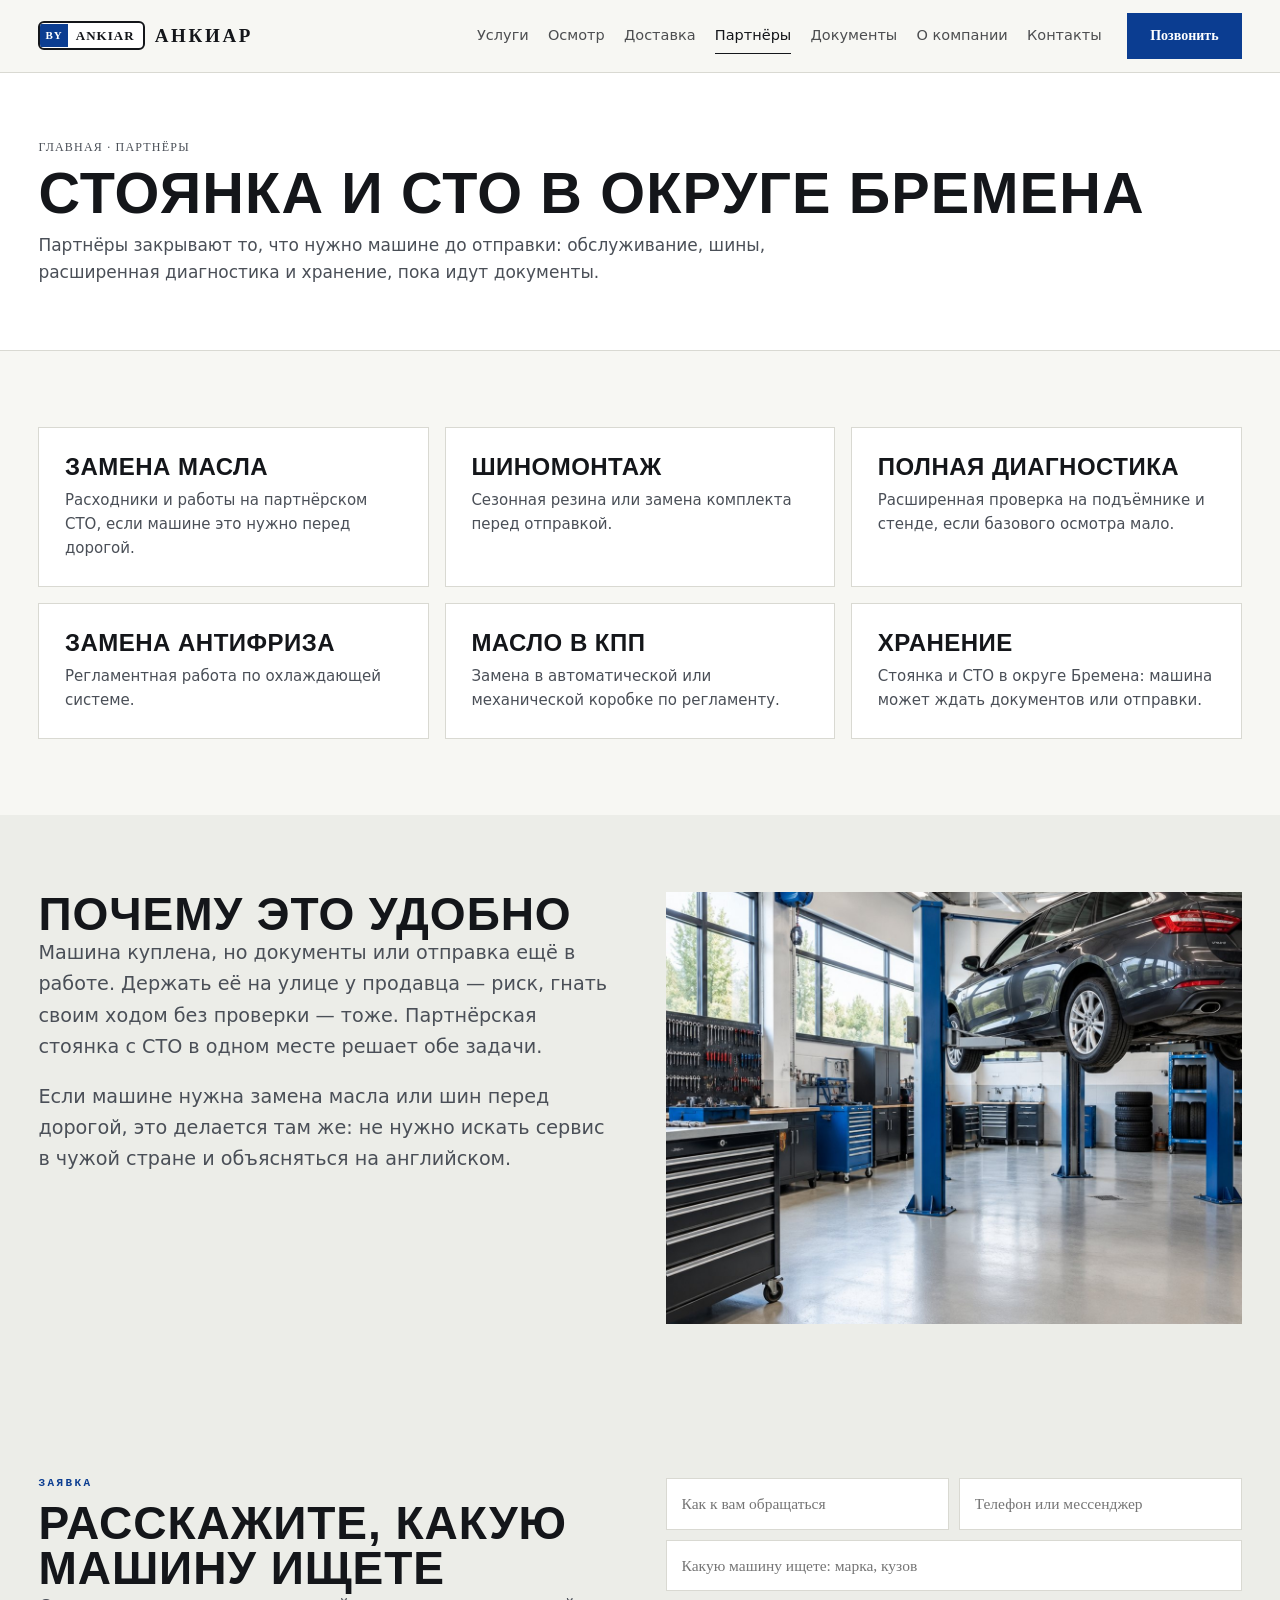
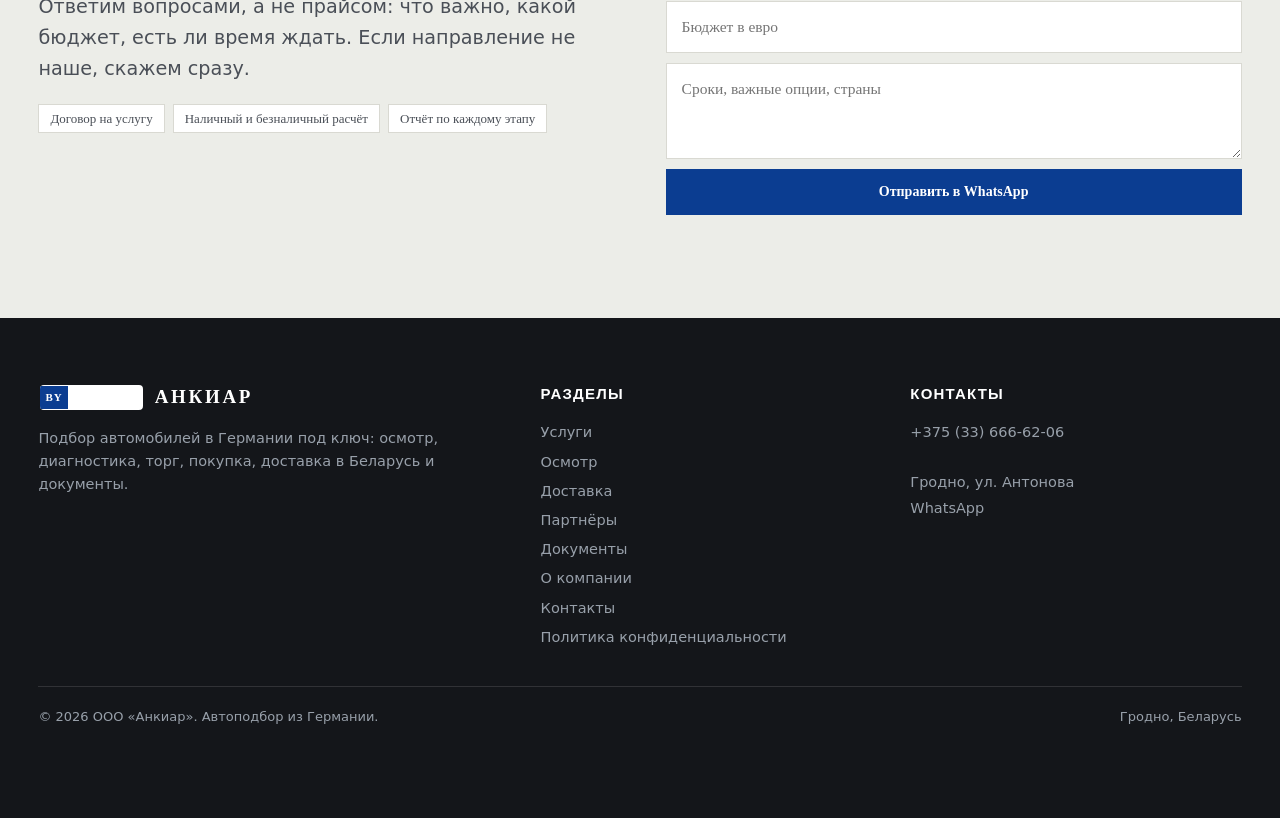
<file: partner.html>
<!DOCTYPE html>
<html lang="ru">
<head>
<meta charset="utf-8">
<meta name="viewport" content="width=device-width,initial-scale=1">
<title>Партнёры в Германии — СТО и хранение в округе Бремена</title>
<meta name="description" content="Партнёрское СТО и стоянка в округе Бремена: замена масла, шиномонтаж, полная диагностика, антифриз, масло в КПП, хранение автомобиля.">
<meta property="og:title" content="Партнёры в Германии — СТО и хранение в округе Бремена">
<meta property="og:description" content="Партнёрское СТО и стоянка в округе Бремена: замена масла, шиномонтаж, полная диагностика, антифриз, масло в КПП, хранение автомобиля.">
<meta property="og:type" content="website">
<link rel="preconnect" href="https://fonts.googleapis.com">
<link rel="preconnect" href="https://fonts.gstatic.com" crossorigin>
<style>:root{--plate:#F7F7F3;--ink:#14161A;--eu:#0B3D91}*{box-sizing:border-box}body{margin:0;background:var(--plate);color:var(--ink);font-family:'Golos Text',system-ui,sans-serif}img{max-width:100%;display:block}h1,h2,h3{font-family:'Archivo Narrow',Impact,sans-serif;text-transform:uppercase;margin:0}[hidden]{display:none!important}.hero{position:relative;min-height:520px;display:flex;align-items:flex-end;color:#fff;background:#101318}.hero img{position:absolute;inset:0;width:100%;height:100%;object-fit:cover}.hero__in{position:relative;z-index:2;width:100%;padding:32px 0}.wrap{width:100%;max-width:1280px;margin:0 auto;padding:0 16px}.top{position:sticky;top:0;z-index:60;background:rgba(247,247,243,.94);border-bottom:1px solid #D9D9D2}.top__in{display:flex;align-items:center;gap:12px;min-height:72px}.logo{display:flex;align-items:center;gap:10px;min-width:0;font-family:'Archivo Narrow';font-size:18px;text-transform:uppercase;letter-spacing:.14em;font-weight:700}.nav{display:flex;gap:16px;margin-left:auto;font-size:14.5px}.btn{display:inline-flex;align-items:center;justify-content:center;gap:8px;min-height:46px;padding:0 22px;border:1.5px solid var(--ink);background:transparent;color:var(--ink);font:600 14px/1 'Golos Text';cursor:pointer}.btn--acc{background:var(--eu);border-color:var(--eu);color:#fff}.burger{display:none;margin-left:auto;width:46px;height:46px;border:1.5px solid var(--ink);background:transparent;flex-direction:column;align-items:center;justify-content:center;gap:5px;cursor:pointer}.burger i{display:block;width:20px;height:2px;background:var(--ink)}.drawer{position:fixed;inset:0;z-index:90;background:#14161A;color:#fff;display:flex;flex-direction:column;overflow-y:auto;padding:22px}.drawer a{display:block;padding:14px 0;border-bottom:1px solid rgba(255,255,255,.14);color:#fff;font:700 1.4rem/1.1 'Archivo Narrow';text-transform:uppercase}.fbar{display:none;position:fixed;left:0;right:0;bottom:0;z-index:70;background:var(--plate);border-top:1px solid #D9D9D2;padding:8px 10px;grid-template-columns:1fr 1fr;gap:8px}@media (max-width:1080px){.nav{display:none}.burger{display:flex}}@media (max-width:720px){.fbar{display:grid}body{padding-bottom:72px}}@media (max-width:640px){.top .btn{display:none}}@media (max-width:520px){.logo>span:last-child{display:none}}</style>
<link rel="stylesheet" href="assets/css/style.v1.css">

</head>
<body>
<header class="top"><div class="wrap top__in">
  <a class="logo" href="index.html"><span class="pl"><i>BY</i><b>ANKIAR</b></span><span>Анкиар</span></a>
  <nav class="nav"><a href="uslugi.html">Услуги</a><a href="osmotr.html">Осмотр</a><a href="dostavka.html">Доставка</a><a href="partner.html" class="is-on">Партнёры</a><a href="dokumenty.html">Документы</a><a href="o-kompanii.html">О компании</a><a href="kontakty.html">Контакты</a></nav>
  <a class="btn btn--acc" href="tel:+375336666206">Позвонить</a>
  <button class="burger" id="burger" aria-label="Открыть меню" aria-expanded="false" aria-controls="drawer"><i></i><i></i><i></i></button>
</div></header>
<div class="drawer" id="drawer" hidden>
  <div class="drawer__top"><span class="logo" style="color:#fff"><span class="pl"><i>BY</i><b>ANKIAR</b></span><span>Анкиар</span></span>
  <button class="x" id="drawerClose" aria-label="Закрыть меню">×</button></div>
  <nav><a href="uslugi.html">Услуги</a><a href="osmotr.html">Осмотр</a><a href="dostavka.html">Доставка</a><a href="partner.html">Партнёры</a><a href="dokumenty.html">Документы</a><a href="o-kompanii.html">О компании</a><a href="kontakty.html">Контакты</a><a href="politika.html">Политика</a></nav>
  <div class="drawer__cta"><a class="btn btn--acc" href="tel:+375336666206">+375 (33) 666-62-06</a><a class="btn btn--ghost" href="https://wa.me/375336666206" style="color:#fff;border-color:rgba(255,255,255,.6);background:transparent">WhatsApp</a></div>
</div>

<main><section class="phero"><div class="wrap"><p class="crumbs"><a href="index.html">Главная</a> · Партнёры</p><h1>Стоянка и СТО в округе Бремена</h1><p>Партнёры закрывают то, что нужно машине до отправки: обслуживание, шины, расширенная диагностика и хранение, пока идут документы.</p></div></section>
<section class="section"><div class="wrap">
  <div class="cards"><article class="card"><h3>Замена масла</h3><p>Расходники и работы на партнёрском СТО, если машине это нужно перед дорогой.</p></article><article class="card"><h3>Шиномонтаж</h3><p>Сезонная резина или замена комплекта перед отправкой.</p></article><article class="card"><h3>Полная диагностика</h3><p>Расширенная проверка на подъёмнике и стенде, если базового осмотра мало.</p></article><article class="card"><h3>Замена антифриза</h3><p>Регламентная работа по охлаждающей системе.</p></article><article class="card"><h3>Масло в КПП</h3><p>Замена в автоматической или механической коробке по регламенту.</p></article><article class="card"><h3>Хранение</h3><p>Стоянка и СТО в округе Бремена: машина может ждать документов или отправки.</p></article></div>
</div></section>
<section class="section section--soft"><div class="wrap grid2">
  <div><h2>Почему это удобно</h2>
  <p class="lede">Машина куплена, но документы или отправка ещё в работе. Держать её на улице у продавца — риск, гнать своим ходом без проверки — тоже. Партнёрская стоянка с СТО в одном месте решает обе задачи.</p>
  <p class="lede">Если машине нужна замена масла или шин перед дорогой, это делается там же: не нужно искать сервис в чужой стране и объясняться на английском.</p></div>
  <div><img src="assets/img/service.jpg" alt="Партнёрское СТО в Германии" width="1200" height="900" loading="lazy" style="width:100%;height:auto"></div>
</div></section>
<section class="section section--soft" id="zayavka"><div class="wrap grid2">
      <div><p class="eyebrow">Заявка</p><h2>Расскажите, какую машину ищете</h2>
      <p class="lede">Ответим вопросами, а не прайсом: что важно, какой бюджет, есть ли время ждать. Если направление не наше, скажем сразу.</p>
      <div class="marks"><span>Договор на услугу</span><span>Наличный и безналичный расчёт</span><span>Отчёт по каждому этапу</span></div></div>
      <div><form class="form" id="lead" novalidate>
  <input name="name" placeholder="Как к вам обращаться" aria-label="Имя" required>
  <input name="phone" placeholder="Телефон или мессенджер" aria-label="Телефон" inputmode="tel" required>
  <input name="car" placeholder="Какую машину ищете: марка, кузов" aria-label="Автомобиль" class="full">
  <input name="budget" placeholder="Бюджет в евро" aria-label="Бюджет" inputmode="numeric" class="full">
  <textarea name="msg" placeholder="Сроки, важные опции, страны" aria-label="Комментарий" class="full"></textarea>
  <button class="btn btn--acc full" type="submit">Отправить в WhatsApp</button>
  <div class="form__msg" id="formMsg" role="status"></div>
</form></div></div></section>
</main></main>
<footer class="foot"><div class="wrap">
  <div class="foot__grid">
    <div><span class="logo" style="color:#fff"><span class="pl"><i>BY</i><b>ANKIAR</b></span><span>Анкиар</span></span>
      <p style="margin-top:14px;max-width:28em">Подбор автомобилей в Германии под ключ: осмотр, диагностика, торг, покупка, доставка в Беларусь и документы.</p></div>
    <div><h4>Разделы</h4><a href="uslugi.html">Услуги</a><a href="osmotr.html">Осмотр</a><a href="dostavka.html">Доставка</a><a href="partner.html">Партнёры</a><a href="dokumenty.html">Документы</a><a href="o-kompanii.html">О компании</a><a href="kontakty.html">Контакты</a><a href="politika.html">Политика конфиденциальности</a></div>
    <div><h4>Контакты</h4><p><a href="tel:+375336666206">+375 (33) 666-62-06</a><br>Гродно, ул. Антонова<br><a href="https://wa.me/375336666206">WhatsApp</a></p></div>
  </div>
  <div class="foot__b"><span>© 2026 ООО «Анкиар». Автоподбор из Германии.</span><span>Гродно, Беларусь</span></div>
</div></footer>
<div class="fbar"><a class="btn btn--acc" href="tel:+375336666206">Позвонить</a><a class="btn" href="https://wa.me/375336666206">WhatsApp</a></div>
<script src="assets/js/main.v1.js" defer></script>
</body></html>
</file>
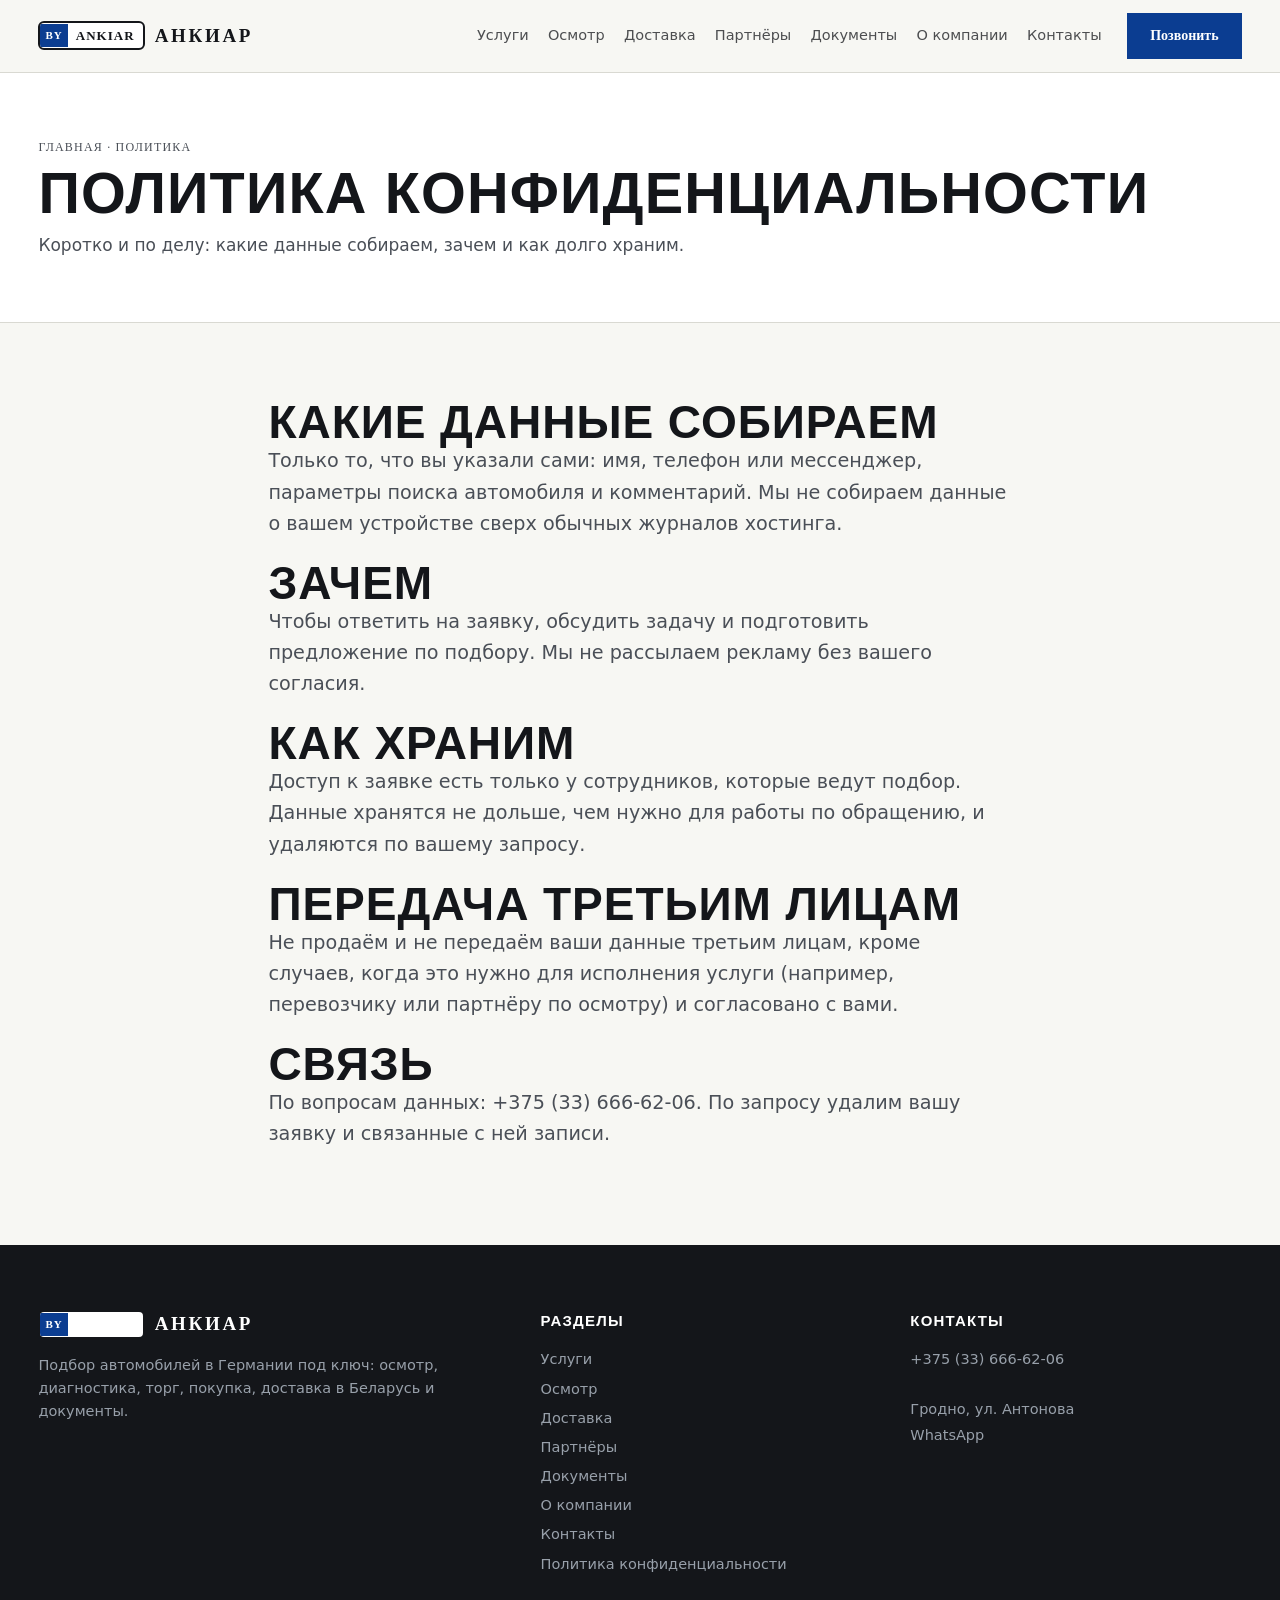
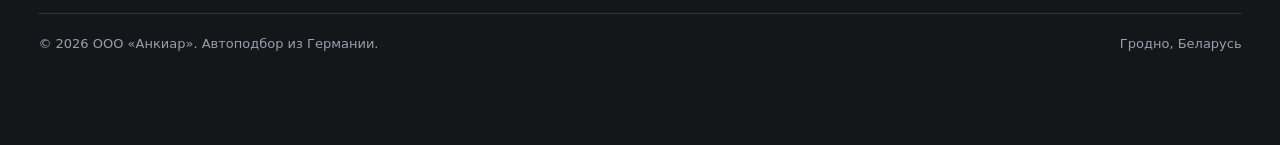
<file: politika.html>
<!DOCTYPE html>
<html lang="ru">
<head>
<meta charset="utf-8">
<meta name="viewport" content="width=device-width,initial-scale=1">
<title>Политика конфиденциальности — ООО Анкиар</title>
<meta name="description" content="Как обрабатываются данные, которые вы оставляете на сайте: имя, телефон, параметры поиска автомобиля.">
<meta property="og:title" content="Политика конфиденциальности — ООО Анкиар">
<meta property="og:description" content="Как обрабатываются данные, которые вы оставляете на сайте: имя, телефон, параметры поиска автомобиля.">
<meta property="og:type" content="website">
<link rel="preconnect" href="https://fonts.googleapis.com">
<link rel="preconnect" href="https://fonts.gstatic.com" crossorigin>
<style>:root{--plate:#F7F7F3;--ink:#14161A;--eu:#0B3D91}*{box-sizing:border-box}body{margin:0;background:var(--plate);color:var(--ink);font-family:'Golos Text',system-ui,sans-serif}img{max-width:100%;display:block}h1,h2,h3{font-family:'Archivo Narrow',Impact,sans-serif;text-transform:uppercase;margin:0}[hidden]{display:none!important}.hero{position:relative;min-height:520px;display:flex;align-items:flex-end;color:#fff;background:#101318}.hero img{position:absolute;inset:0;width:100%;height:100%;object-fit:cover}.hero__in{position:relative;z-index:2;width:100%;padding:32px 0}.wrap{width:100%;max-width:1280px;margin:0 auto;padding:0 16px}.top{position:sticky;top:0;z-index:60;background:rgba(247,247,243,.94);border-bottom:1px solid #D9D9D2}.top__in{display:flex;align-items:center;gap:12px;min-height:72px}.logo{display:flex;align-items:center;gap:10px;min-width:0;font-family:'Archivo Narrow';font-size:18px;text-transform:uppercase;letter-spacing:.14em;font-weight:700}.nav{display:flex;gap:16px;margin-left:auto;font-size:14.5px}.btn{display:inline-flex;align-items:center;justify-content:center;gap:8px;min-height:46px;padding:0 22px;border:1.5px solid var(--ink);background:transparent;color:var(--ink);font:600 14px/1 'Golos Text';cursor:pointer}.btn--acc{background:var(--eu);border-color:var(--eu);color:#fff}.burger{display:none;margin-left:auto;width:46px;height:46px;border:1.5px solid var(--ink);background:transparent;flex-direction:column;align-items:center;justify-content:center;gap:5px;cursor:pointer}.burger i{display:block;width:20px;height:2px;background:var(--ink)}.drawer{position:fixed;inset:0;z-index:90;background:#14161A;color:#fff;display:flex;flex-direction:column;overflow-y:auto;padding:22px}.drawer a{display:block;padding:14px 0;border-bottom:1px solid rgba(255,255,255,.14);color:#fff;font:700 1.4rem/1.1 'Archivo Narrow';text-transform:uppercase}.fbar{display:none;position:fixed;left:0;right:0;bottom:0;z-index:70;background:var(--plate);border-top:1px solid #D9D9D2;padding:8px 10px;grid-template-columns:1fr 1fr;gap:8px}@media (max-width:1080px){.nav{display:none}.burger{display:flex}}@media (max-width:720px){.fbar{display:grid}body{padding-bottom:72px}}@media (max-width:640px){.top .btn{display:none}}@media (max-width:520px){.logo>span:last-child{display:none}}</style>
<link rel="stylesheet" href="assets/css/style.v1.css">

</head>
<body>
<header class="top"><div class="wrap top__in">
  <a class="logo" href="index.html"><span class="pl"><i>BY</i><b>ANKIAR</b></span><span>Анкиар</span></a>
  <nav class="nav"><a href="uslugi.html">Услуги</a><a href="osmotr.html">Осмотр</a><a href="dostavka.html">Доставка</a><a href="partner.html">Партнёры</a><a href="dokumenty.html">Документы</a><a href="o-kompanii.html">О компании</a><a href="kontakty.html">Контакты</a></nav>
  <a class="btn btn--acc" href="tel:+375336666206">Позвонить</a>
  <button class="burger" id="burger" aria-label="Открыть меню" aria-expanded="false" aria-controls="drawer"><i></i><i></i><i></i></button>
</div></header>
<div class="drawer" id="drawer" hidden>
  <div class="drawer__top"><span class="logo" style="color:#fff"><span class="pl"><i>BY</i><b>ANKIAR</b></span><span>Анкиар</span></span>
  <button class="x" id="drawerClose" aria-label="Закрыть меню">×</button></div>
  <nav><a href="uslugi.html">Услуги</a><a href="osmotr.html">Осмотр</a><a href="dostavka.html">Доставка</a><a href="partner.html">Партнёры</a><a href="dokumenty.html">Документы</a><a href="o-kompanii.html">О компании</a><a href="kontakty.html">Контакты</a><a href="politika.html">Политика</a></nav>
  <div class="drawer__cta"><a class="btn btn--acc" href="tel:+375336666206">+375 (33) 666-62-06</a><a class="btn btn--ghost" href="https://wa.me/375336666206" style="color:#fff;border-color:rgba(255,255,255,.6);background:transparent">WhatsApp</a></div>
</div>

<main><section class="phero"><div class="wrap"><p class="crumbs"><a href="index.html">Главная</a> · Политика</p><h1>Политика конфиденциальности</h1><p>Коротко и по делу: какие данные собираем, зачем и как долго храним.</p></div></section>
<section class="section"><div class="wrap" style="max-width:820px">
  <h2>Какие данные собираем</h2><p class="lede">Только то, что вы указали сами: имя, телефон или мессенджер, параметры поиска автомобиля и комментарий. Мы не собираем данные о вашем устройстве сверх обычных журналов хостинга.</p>
  <h2 style="margin-top:22px">Зачем</h2><p class="lede">Чтобы ответить на заявку, обсудить задачу и подготовить предложение по подбору. Мы не рассылаем рекламу без вашего согласия.</p>
  <h2 style="margin-top:22px">Как храним</h2><p class="lede">Доступ к заявке есть только у сотрудников, которые ведут подбор. Данные хранятся не дольше, чем нужно для работы по обращению, и удаляются по вашему запросу.</p>
  <h2 style="margin-top:22px">Передача третьим лицам</h2><p class="lede">Не продаём и не передаём ваши данные третьим лицам, кроме случаев, когда это нужно для исполнения услуги (например, перевозчику или партнёру по осмотру) и согласовано с вами.</p>
  <h2 style="margin-top:22px">Связь</h2><p class="lede">По вопросам данных: +375 (33) 666-62-06. По запросу удалим вашу заявку и связанные с ней записи.</p>
</div></section>
</main></main>
<footer class="foot"><div class="wrap">
  <div class="foot__grid">
    <div><span class="logo" style="color:#fff"><span class="pl"><i>BY</i><b>ANKIAR</b></span><span>Анкиар</span></span>
      <p style="margin-top:14px;max-width:28em">Подбор автомобилей в Германии под ключ: осмотр, диагностика, торг, покупка, доставка в Беларусь и документы.</p></div>
    <div><h4>Разделы</h4><a href="uslugi.html">Услуги</a><a href="osmotr.html">Осмотр</a><a href="dostavka.html">Доставка</a><a href="partner.html">Партнёры</a><a href="dokumenty.html">Документы</a><a href="o-kompanii.html">О компании</a><a href="kontakty.html">Контакты</a><a href="politika.html">Политика конфиденциальности</a></div>
    <div><h4>Контакты</h4><p><a href="tel:+375336666206">+375 (33) 666-62-06</a><br>Гродно, ул. Антонова<br><a href="https://wa.me/375336666206">WhatsApp</a></p></div>
  </div>
  <div class="foot__b"><span>© 2026 ООО «Анкиар». Автоподбор из Германии.</span><span>Гродно, Беларусь</span></div>
</div></footer>
<div class="fbar"><a class="btn btn--acc" href="tel:+375336666206">Позвонить</a><a class="btn" href="https://wa.me/375336666206">WhatsApp</a></div>
<script src="assets/js/main.v1.js" defer></script>
</body></html>
</file>
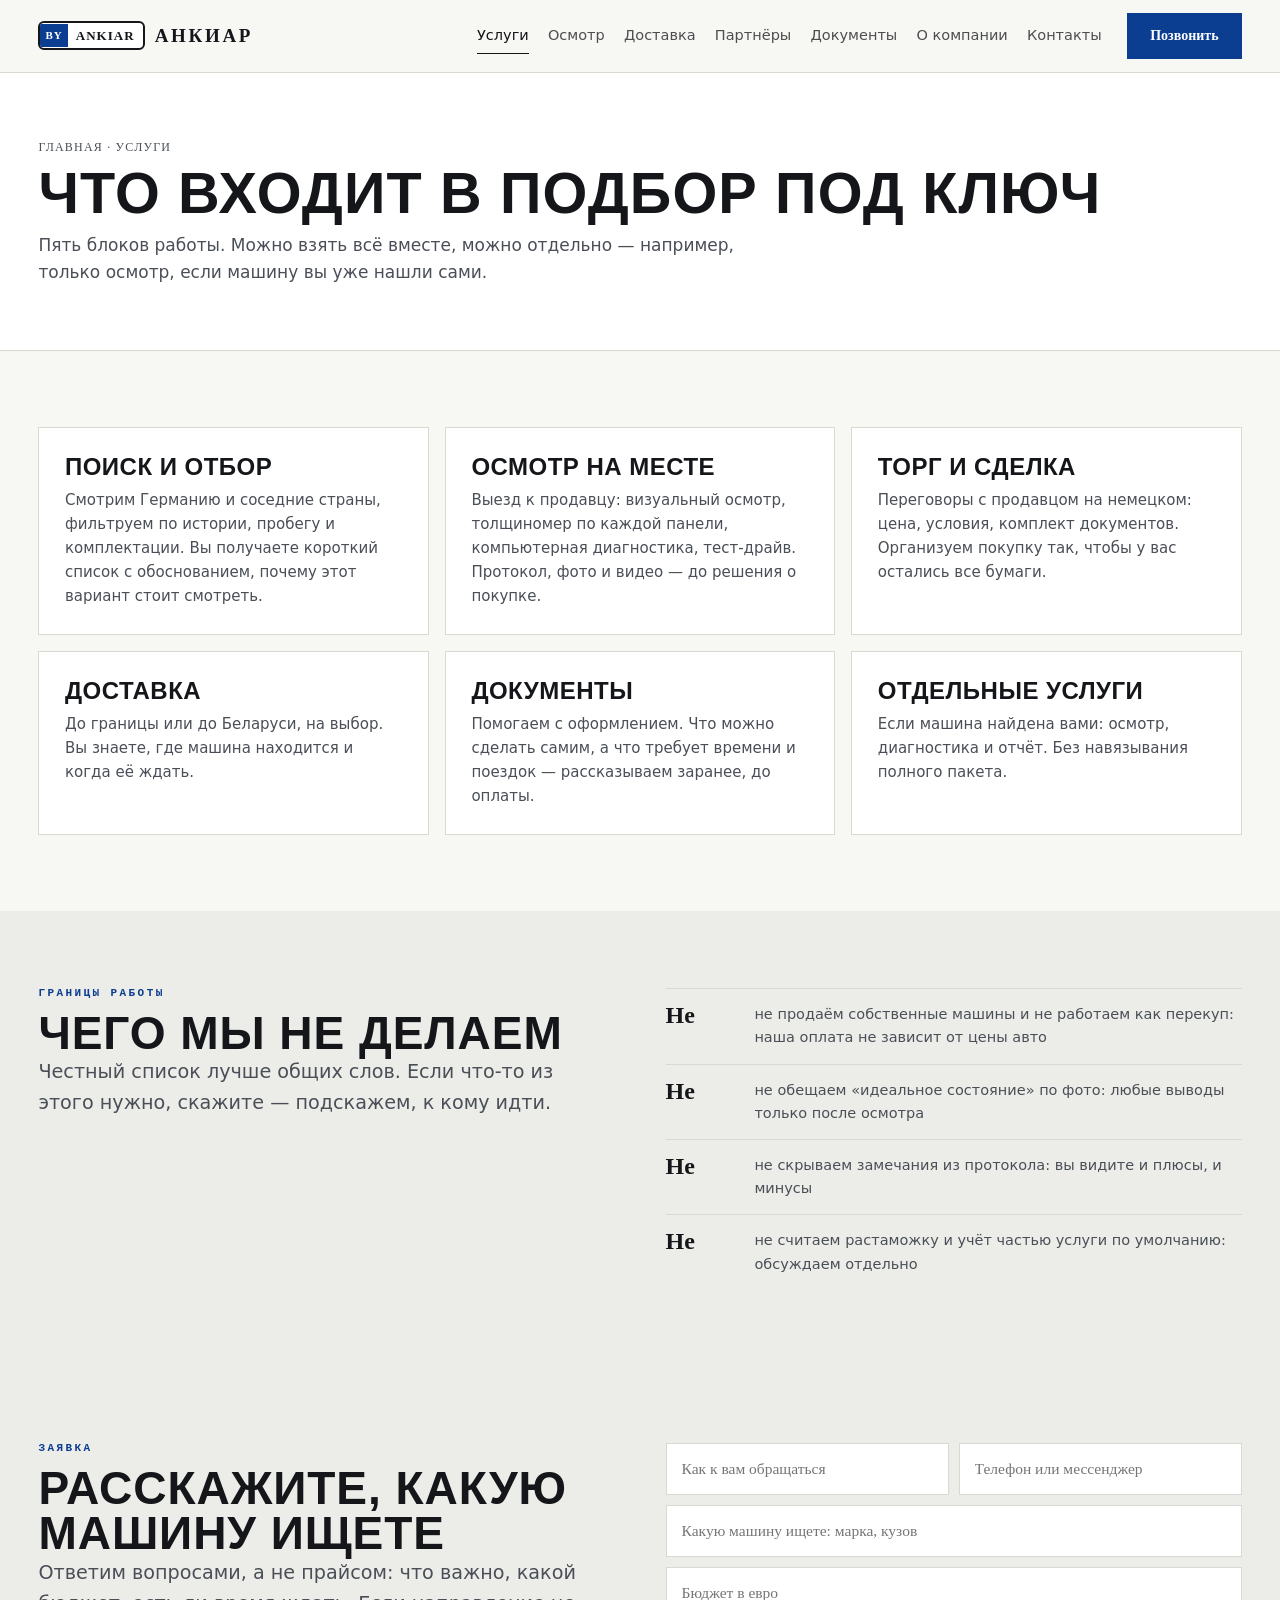
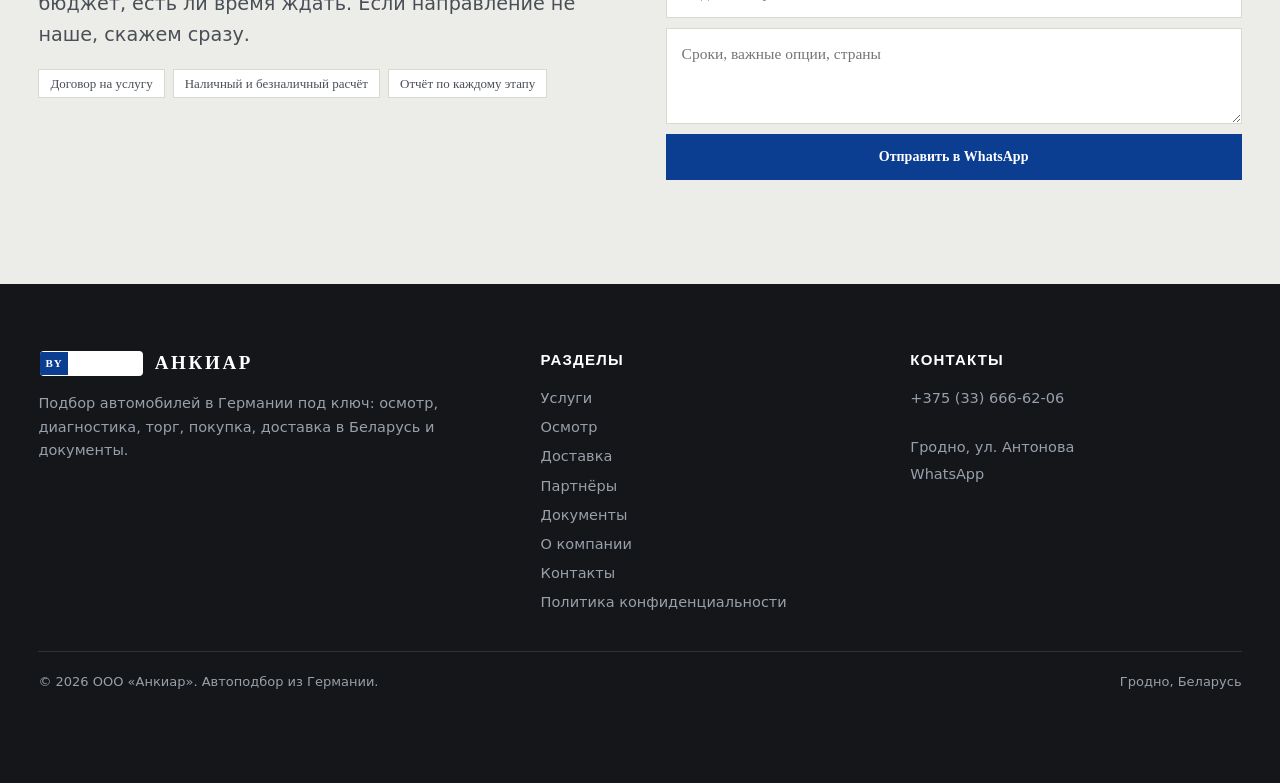
<file: uslugi.html>
<!DOCTYPE html>
<html lang="ru">
<head>
<meta charset="utf-8">
<meta name="viewport" content="width=device-width,initial-scale=1">
<title>Услуги автоподбора из Германии — ООО Анкиар, Гродно</title>
<meta name="description" content="Поиск и отбор автомобиля в Германии, осмотр, торг на немецком, покупка, доставка до границы или в Беларусь, помощь с документами.">
<meta property="og:title" content="Услуги автоподбора из Германии — ООО Анкиар, Гродно">
<meta property="og:description" content="Поиск и отбор автомобиля в Германии, осмотр, торг на немецком, покупка, доставка до границы или в Беларусь, помощь с документами.">
<meta property="og:type" content="website">
<link rel="preconnect" href="https://fonts.googleapis.com">
<link rel="preconnect" href="https://fonts.gstatic.com" crossorigin>
<style>:root{--plate:#F7F7F3;--ink:#14161A;--eu:#0B3D91}*{box-sizing:border-box}body{margin:0;background:var(--plate);color:var(--ink);font-family:'Golos Text',system-ui,sans-serif}img{max-width:100%;display:block}h1,h2,h3{font-family:'Archivo Narrow',Impact,sans-serif;text-transform:uppercase;margin:0}[hidden]{display:none!important}.hero{position:relative;min-height:520px;display:flex;align-items:flex-end;color:#fff;background:#101318}.hero img{position:absolute;inset:0;width:100%;height:100%;object-fit:cover}.hero__in{position:relative;z-index:2;width:100%;padding:32px 0}.wrap{width:100%;max-width:1280px;margin:0 auto;padding:0 16px}.top{position:sticky;top:0;z-index:60;background:rgba(247,247,243,.94);border-bottom:1px solid #D9D9D2}.top__in{display:flex;align-items:center;gap:12px;min-height:72px}.logo{display:flex;align-items:center;gap:10px;min-width:0;font-family:'Archivo Narrow';font-size:18px;text-transform:uppercase;letter-spacing:.14em;font-weight:700}.nav{display:flex;gap:16px;margin-left:auto;font-size:14.5px}.btn{display:inline-flex;align-items:center;justify-content:center;gap:8px;min-height:46px;padding:0 22px;border:1.5px solid var(--ink);background:transparent;color:var(--ink);font:600 14px/1 'Golos Text';cursor:pointer}.btn--acc{background:var(--eu);border-color:var(--eu);color:#fff}.burger{display:none;margin-left:auto;width:46px;height:46px;border:1.5px solid var(--ink);background:transparent;flex-direction:column;align-items:center;justify-content:center;gap:5px;cursor:pointer}.burger i{display:block;width:20px;height:2px;background:var(--ink)}.drawer{position:fixed;inset:0;z-index:90;background:#14161A;color:#fff;display:flex;flex-direction:column;overflow-y:auto;padding:22px}.drawer a{display:block;padding:14px 0;border-bottom:1px solid rgba(255,255,255,.14);color:#fff;font:700 1.4rem/1.1 'Archivo Narrow';text-transform:uppercase}.fbar{display:none;position:fixed;left:0;right:0;bottom:0;z-index:70;background:var(--plate);border-top:1px solid #D9D9D2;padding:8px 10px;grid-template-columns:1fr 1fr;gap:8px}@media (max-width:1080px){.nav{display:none}.burger{display:flex}}@media (max-width:720px){.fbar{display:grid}body{padding-bottom:72px}}@media (max-width:640px){.top .btn{display:none}}@media (max-width:520px){.logo>span:last-child{display:none}}</style>
<link rel="stylesheet" href="assets/css/style.v1.css">

</head>
<body>
<header class="top"><div class="wrap top__in">
  <a class="logo" href="index.html"><span class="pl"><i>BY</i><b>ANKIAR</b></span><span>Анкиар</span></a>
  <nav class="nav"><a href="uslugi.html" class="is-on">Услуги</a><a href="osmotr.html">Осмотр</a><a href="dostavka.html">Доставка</a><a href="partner.html">Партнёры</a><a href="dokumenty.html">Документы</a><a href="o-kompanii.html">О компании</a><a href="kontakty.html">Контакты</a></nav>
  <a class="btn btn--acc" href="tel:+375336666206">Позвонить</a>
  <button class="burger" id="burger" aria-label="Открыть меню" aria-expanded="false" aria-controls="drawer"><i></i><i></i><i></i></button>
</div></header>
<div class="drawer" id="drawer" hidden>
  <div class="drawer__top"><span class="logo" style="color:#fff"><span class="pl"><i>BY</i><b>ANKIAR</b></span><span>Анкиар</span></span>
  <button class="x" id="drawerClose" aria-label="Закрыть меню">×</button></div>
  <nav><a href="uslugi.html">Услуги</a><a href="osmotr.html">Осмотр</a><a href="dostavka.html">Доставка</a><a href="partner.html">Партнёры</a><a href="dokumenty.html">Документы</a><a href="o-kompanii.html">О компании</a><a href="kontakty.html">Контакты</a><a href="politika.html">Политика</a></nav>
  <div class="drawer__cta"><a class="btn btn--acc" href="tel:+375336666206">+375 (33) 666-62-06</a><a class="btn btn--ghost" href="https://wa.me/375336666206" style="color:#fff;border-color:rgba(255,255,255,.6);background:transparent">WhatsApp</a></div>
</div>

<main><section class="phero"><div class="wrap"><p class="crumbs"><a href="index.html">Главная</a> · Услуги</p><h1>Что входит в подбор под ключ</h1><p>Пять блоков работы. Можно взять всё вместе, можно отдельно — например, только осмотр, если машину вы уже нашли сами.</p></div></section>
<section class="section"><div class="wrap">
  <div class="cards">
    <article class="card"><h3>Поиск и отбор</h3><p>Смотрим Германию и соседние страны, фильтруем по истории, пробегу и комплектации. Вы получаете короткий список с обоснованием, почему этот вариант стоит смотреть.</p></article>
    <article class="card"><h3>Осмотр на месте</h3><p>Выезд к продавцу: визуальный осмотр, толщиномер по каждой панели, компьютерная диагностика, тест-драйв. Протокол, фото и видео — до решения о покупке.</p></article>
    <article class="card"><h3>Торг и сделка</h3><p>Переговоры с продавцом на немецком: цена, условия, комплект документов. Организуем покупку так, чтобы у вас остались все бумаги.</p></article>
    <article class="card"><h3>Доставка</h3><p>До границы или до Беларуси, на выбор. Вы знаете, где машина находится и когда её ждать.</p></article>
    <article class="card"><h3>Документы</h3><p>Помогаем с оформлением. Что можно сделать самим, а что требует времени и поездок — рассказываем заранее, до оплаты.</p></article>
    <article class="card"><h3>Отдельные услуги</h3><p>Если машина найдена вами: осмотр, диагностика и отчёт. Без навязывания полного пакета.</p></article>
  </div>
</div></section>
<section class="section section--soft"><div class="wrap grid2">
  <div><p class="eyebrow">Границы работы</p><h2>Чего мы не делаем</h2>
  <p class="lede">Честный список лучше общих слов. Если что-то из этого нужно, скажите — подскажем, к кому идти.</p></div>
  <div><div class="fact"><b>Не</b><span>не продаём собственные машины и не работаем как перекуп: наша оплата не зависит от цены авто</span></div>
  <div class="fact"><b>Не</b><span>не обещаем «идеальное состояние» по фото: любые выводы только после осмотра</span></div>
  <div class="fact"><b>Не</b><span>не скрываем замечания из протокола: вы видите и плюсы, и минусы</span></div>
  <div class="fact"><b>Не</b><span>не считаем растаможку и учёт частью услуги по умолчанию: обсуждаем отдельно</span></div></div>
</div></section>
<section class="section section--soft" id="zayavka"><div class="wrap grid2">
      <div><p class="eyebrow">Заявка</p><h2>Расскажите, какую машину ищете</h2>
      <p class="lede">Ответим вопросами, а не прайсом: что важно, какой бюджет, есть ли время ждать. Если направление не наше, скажем сразу.</p>
      <div class="marks"><span>Договор на услугу</span><span>Наличный и безналичный расчёт</span><span>Отчёт по каждому этапу</span></div></div>
      <div><form class="form" id="lead" novalidate>
  <input name="name" placeholder="Как к вам обращаться" aria-label="Имя" required>
  <input name="phone" placeholder="Телефон или мессенджер" aria-label="Телефон" inputmode="tel" required>
  <input name="car" placeholder="Какую машину ищете: марка, кузов" aria-label="Автомобиль" class="full">
  <input name="budget" placeholder="Бюджет в евро" aria-label="Бюджет" inputmode="numeric" class="full">
  <textarea name="msg" placeholder="Сроки, важные опции, страны" aria-label="Комментарий" class="full"></textarea>
  <button class="btn btn--acc full" type="submit">Отправить в WhatsApp</button>
  <div class="form__msg" id="formMsg" role="status"></div>
</form></div></div></section>
</main></main>
<footer class="foot"><div class="wrap">
  <div class="foot__grid">
    <div><span class="logo" style="color:#fff"><span class="pl"><i>BY</i><b>ANKIAR</b></span><span>Анкиар</span></span>
      <p style="margin-top:14px;max-width:28em">Подбор автомобилей в Германии под ключ: осмотр, диагностика, торг, покупка, доставка в Беларусь и документы.</p></div>
    <div><h4>Разделы</h4><a href="uslugi.html">Услуги</a><a href="osmotr.html">Осмотр</a><a href="dostavka.html">Доставка</a><a href="partner.html">Партнёры</a><a href="dokumenty.html">Документы</a><a href="o-kompanii.html">О компании</a><a href="kontakty.html">Контакты</a><a href="politika.html">Политика конфиденциальности</a></div>
    <div><h4>Контакты</h4><p><a href="tel:+375336666206">+375 (33) 666-62-06</a><br>Гродно, ул. Антонова<br><a href="https://wa.me/375336666206">WhatsApp</a></p></div>
  </div>
  <div class="foot__b"><span>© 2026 ООО «Анкиар». Автоподбор из Германии.</span><span>Гродно, Беларусь</span></div>
</div></footer>
<div class="fbar"><a class="btn btn--acc" href="tel:+375336666206">Позвонить</a><a class="btn" href="https://wa.me/375336666206">WhatsApp</a></div>
<script src="assets/js/main.v1.js" defer></script>
</body></html>
</file>
<file: assets/css/style.v1.css>
:root{--plate:#F7F7F3;--ink:#14161A;--ink2:#4A4F57;--eu:#0B3D91;--line:#D9D9D2;--soft:#ECEDE8;--red:#B3261E}
*{box-sizing:border-box}
html{-webkit-text-size-adjust:100%}
body{margin:0;background:var(--plate);color:var(--ink);font:400 17px/1.6 'Golos Text',system-ui,sans-serif;-webkit-font-smoothing:antialiased}
img{max-width:100%;display:block}
a{color:inherit;text-decoration:none}
h1,h2,h3,h4{font-family:'Archivo Narrow',Impact,sans-serif;font-weight:700;text-transform:uppercase;letter-spacing:.02em;margin:0;overflow-wrap:break-word;hyphens:auto}
h1{font-size:clamp(2.4rem,6.4vw,5.2rem);line-height:.92}
h2{font-size:clamp(1.7rem,3.6vw,3rem);line-height:.98}
h3{font-size:clamp(1.15rem,2vw,1.5rem);line-height:1.1}
p{margin:0 0 1em}
.wrap{width:100%;max-width:1280px;margin:0 auto;padding:0 clamp(16px,3vw,40px)}
.top{position:sticky;top:0;z-index:60;background:rgba(247,247,243,.94);backdrop-filter:blur(10px);border-bottom:1px solid var(--line)}
.top__in{display:flex;align-items:center;gap:clamp(10px,2vw,26px);min-height:72px;min-width:0}
.logo{display:flex;align-items:center;gap:10px;min-width:0;font-family:'Archivo Narrow';font-size:19px;text-transform:uppercase;letter-spacing:.14em;font-weight:700;white-space:nowrap}
.pl{display:flex;align-items:center;background:#fff;border:2px solid var(--ink);border-radius:6px;overflow:hidden;font:700 13px/1 'Archivo Narrow';letter-spacing:.08em}
.pl i{display:block;background:var(--eu);color:#fff;padding:6px 5px;font-style:normal;font-size:11px}
.pl b{padding:6px 8px}
.nav{display:flex;gap:clamp(10px,1.5vw,22px);margin-left:auto;font-size:14.5px}
.nav a{opacity:.75;padding:6px 0;border-bottom:1px solid transparent}
.nav a:hover,.nav a.is-on{opacity:1;border-bottom-color:var(--ink)}
.btn{display:inline-flex;align-items:center;justify-content:center;gap:9px;min-height:46px;padding:0 22px;border:1.5px solid var(--ink);background:transparent;color:var(--ink);font:600 14px/1 'Golos Text';cursor:pointer;border-radius:0;transition:background .18s,color .18s,transform .18s;white-space:nowrap}
.btn:hover{background:var(--ink);color:var(--plate)}
.btn--acc{background:var(--eu);border-color:var(--eu);color:#fff}
.btn--acc:hover{background:#092f70;border-color:#092f70;color:#fff}
.burger{display:none;margin-left:auto;width:46px;height:46px;border:1.5px solid var(--ink);background:transparent;align-items:center;justify-content:center;flex-direction:column;gap:5px;cursor:pointer}
.burger i{display:block;width:20px;height:2px;background:var(--ink)}
[hidden]{display:none!important}
.hero{position:relative;min-height:clamp(520px,74vh,760px);display:flex;align-items:flex-end;color:#fff;background:#101318}
.hero img{position:absolute;inset:0;width:100%;height:100%;object-fit:cover;filter:saturate(.92)}
.hero::after{content:'';position:absolute;inset:0;background:linear-gradient(180deg,rgba(10,12,15,.14) 0%,rgba(10,12,15,.5) 52%,rgba(10,12,15,.9) 100%)}
.hero__in{position:relative;z-index:2;min-width:0;width:100%;padding:clamp(28px,4vw,58px) 0}
.hero h1{max-width:16em;text-shadow:0 2px 26px rgba(0,0,0,.35)}
.hero p{max-width:37em;font-size:clamp(1rem,1.35vw,1.16rem);color:rgba(255,255,255,.9);margin-top:16px}
.hero__cta{display:flex;flex-wrap:wrap;gap:10px;margin-top:24px}
.hero .btn--ghost{border-color:rgba(255,255,255,.6);color:#fff}
.hero .btn--ghost:hover{background:#fff;color:var(--ink)}
.hero__plate{display:flex;flex-wrap:wrap;gap:10px;margin-top:clamp(22px,3vw,34px)}
.hero__plate span{display:inline-flex;align-items:center;gap:8px;background:rgba(255,255,255,.1);border:1px solid rgba(255,255,255,.28);padding:8px 12px;font:600 12.5px/1 'Golos Text';color:#fff}
.hero__plate b{font-family:'Archivo Narrow';font-size:14px;letter-spacing:.04em}
.eyebrow{font:600 11px/1 'IBM Plex Mono',monospace;letter-spacing:.22em;text-transform:uppercase;color:var(--eu);margin:0 0 12px}
.section{padding:clamp(46px,6vw,90px) 0}
.section--soft{background:var(--soft)}
.section--ink{background:#14161A;color:#EDEDE7}
.section--ink .eyebrow{color:#8FB3F5}
.lede{font-size:clamp(1.02rem,1.5vw,1.24rem);line-height:1.62;color:var(--ink2);max-width:46em}
.section--ink .lede{color:#B9BEC7}
.grid2{display:grid;grid-template-columns:minmax(0,1fr) minmax(0,1fr);gap:clamp(22px,4vw,56px);align-items:start}
.grid3{display:grid;grid-template-columns:repeat(3,minmax(0,1fr));gap:clamp(10px,1.4vw,18px)}
.jobs{border-top:1px solid var(--line)}
.job{display:grid;grid-template-columns:56px minmax(0,1fr) auto;gap:clamp(12px,2vw,26px);align-items:start;padding:clamp(18px,2.4vw,28px) 0;border-bottom:1px solid var(--line);transition:background .18s}
.job:hover{background:#FFF}
.job__no{font:600 12px/1 'IBM Plex Mono';color:var(--eu);padding-top:6px}
.job h3{margin-bottom:6px}
.job p{margin:0;color:var(--ink2);font-size:15.5px;max-width:52em}
.job__go{font:600 12.5px/1 'Golos Text';color:var(--eu);white-space:nowrap;padding-top:4px}
.marks{display:flex;flex-wrap:wrap;gap:8px;margin-top:16px}
.marks span{border:1px solid var(--line);background:#fff;padding:7px 11px;font:500 13px/1 'Golos Text';color:var(--ink2)}
.fact{display:flex;gap:12px;align-items:flex-start;padding:14px 0;border-top:1px solid var(--line)}
.fact b{font-family:'Archivo Narrow';font-size:1.5rem;line-height:1;min-width:3.2em}
.fact span{font-size:14.5px;color:var(--ink2)}
.cards{display:grid;grid-template-columns:repeat(3,minmax(0,1fr));gap:clamp(10px,1.4vw,16px)}
.card{background:#fff;border:1px solid var(--line);padding:clamp(16px,2vw,26px);min-width:0}
.card h3{margin-bottom:8px}
.card p{font-size:15px;color:var(--ink2);margin:0}
.card img{aspect-ratio:4/3;object-fit:cover;margin-bottom:16px;width:100%}
.steps{counter-reset:s}
.step{display:grid;grid-template-columns:auto minmax(0,1fr);gap:16px;padding:18px 0;border-bottom:1px solid rgba(255,255,255,.14)}
.step b{font-family:'Archivo Narrow';font-size:1.7rem;line-height:1;color:#8FB3F5}
.step p{margin:0;font-size:15.5px;color:#C3C8D0}
.step h3{color:#fff;margin-bottom:6px}
.qa{border-top:1px solid var(--line)}
.qa details{border-bottom:1px solid var(--line)}
.qa summary{list-style:none;cursor:pointer;padding:18px 0;display:flex;gap:16px;align-items:flex-start;font:600 16.5px/1.4 'Golos Text'}
.qa summary::-webkit-details-marker{display:none}
.qa summary::before{content:'+';font:700 20px/1 'Archivo Narrow';color:var(--eu);width:18px;flex:0 0 18px}
.qa details[open] summary::before{content:'–'}
.qa p{margin:0 0 18px 34px;color:var(--ink2);font-size:15.5px}
.form{display:grid;grid-template-columns:1fr 1fr;gap:10px}
.form .full{grid-column:1/-1}
input,select,textarea{width:100%;padding:14px 15px;border:1px solid var(--line);background:#fff;font:400 15.5px/1.4 'Golos Text';color:var(--ink);border-radius:0}
input:focus,select:focus,textarea:focus{outline:2px solid var(--eu);outline-offset:-1px}
textarea{min-height:96px;resize:vertical}
.form__msg{grid-column:1/-1;font-size:14px;color:var(--eu);min-height:1.2em}
.foot{background:#14161A;color:#98A0AA;padding:clamp(36px,5vw,64px) 0 90px;font-size:14.5px}
.foot h4{color:#fff;font-size:15px;letter-spacing:.08em;margin-bottom:12px}
.foot__grid{display:grid;grid-template-columns:1.4fr 1fr 1fr;gap:clamp(20px,3vw,44px)}
.foot a:hover{color:#fff}
.foot__grid a{display:block;padding:3px 0}
.foot__b{display:flex;flex-wrap:wrap;gap:14px;justify-content:space-between;border-top:1px solid rgba(255,255,255,.12);margin-top:34px;padding-top:20px;font-size:13px}
.fbar{display:none;position:fixed;left:0;right:0;bottom:0;z-index:70;background:var(--plate);border-top:1px solid var(--line);padding:8px 10px;grid-template-columns:1fr 1fr;gap:8px;box-shadow:0 -8px 24px rgba(0,0,0,.08)}
.fbar .btn{min-height:48px}
.drawer{position:fixed;inset:0;z-index:90;background:#14161A;color:#fff;display:flex;flex-direction:column;overflow-y:auto;padding:22px}
.drawer__top{display:flex;align-items:center;justify-content:space-between;margin-bottom:26px}
.drawer a{display:block;padding:14px 0;border-bottom:1px solid rgba(255,255,255,.14);font:700 clamp(1.3rem,5vw,1.7rem)/1.1 'Archivo Narrow';text-transform:uppercase;letter-spacing:.03em}
.drawer__cta{margin-top:26px;display:grid;gap:10px}
.drawer__cta .btn{border-color:rgba(255,255,255,.6);color:#fff}
.drawer__cta .btn--acc{background:var(--eu);border-color:var(--eu)}
.x{width:46px;height:46px;border:1.5px solid rgba(255,255,255,.4);background:transparent;color:#fff;font-size:22px;line-height:1;cursor:pointer}
body.is-locked{overflow:hidden}
.phero{padding:clamp(30px,4.4vw,58px) 0 clamp(26px,3.6vw,46px);border-bottom:1px solid var(--line);background:#fff}
.phero h1{font-size:clamp(1.55rem,4.6vw,3.6rem)}
.phero p{max-width:44em;color:var(--ink2);margin-top:12px}
.crumbs{font:500 12px/1 'IBM Plex Mono';letter-spacing:.1em;color:var(--ink2);text-transform:uppercase;margin-bottom:14px}
.crumbs a:hover{color:var(--eu)}
.platebox{background:#fff;border:2px solid var(--ink);border-radius:8px;overflow:hidden;display:flex;align-items:stretch;font-family:'Archivo Narrow';text-transform:uppercase}
.platebox__eu{background:var(--eu);color:#fff;display:flex;flex-direction:column;align-items:center;justify-content:center;gap:2px;padding:8px 7px;font-size:10px;letter-spacing:.06em}
.platebox__eu svg{width:14px;height:14px;fill:#fff}
.platebox__n{display:flex;align-items:center;padding:10px 16px;font-size:clamp(1.15rem,2.4vw,1.7rem);letter-spacing:.1em;font-weight:700}
.prot{border-top:1px solid var(--line)}
.prot__row{border-bottom:1px solid var(--line)}
.prot__btn{width:100%;display:grid;grid-template-columns:44px minmax(0,1fr) auto;gap:14px;align-items:center;background:none;border:0;padding:16px 0;text-align:left;cursor:pointer;font:600 16px/1.35 'Golos Text';color:var(--ink)}
.prot__btn:hover{color:var(--eu)}
.prot__n{font:600 12px/1 'IBM Plex Mono';color:var(--eu)}
.prot__x{font:700 18px/1 'Archivo Narrow';color:var(--eu)}
.prot__body{padding:0 0 18px 58px;color:var(--ink2);font-size:15.5px}
.prot__body ul{margin:8px 0 0;padding-left:18px}
.prot__body li{margin-bottom:6px}
.route{display:grid;grid-template-columns:minmax(0,1.15fr) minmax(0,1fr);gap:clamp(20px,3vw,42px);align-items:start}
.rstops{display:flex;flex-wrap:wrap;gap:8px;margin-bottom:16px}
.rstop{border:1.5px solid var(--line);background:#fff;padding:9px 13px;font:600 13.5px/1 'Golos Text';cursor:pointer;color:var(--ink2)}
.rstop[aria-selected="true"]{background:var(--eu);border-color:var(--eu);color:#fff}
.rpanel{background:#fff;border:1px solid var(--line);padding:clamp(18px,2.4vw,28px);min-height:180px}
.rpanel h3{margin-bottom:8px}
table.tb{width:100%;border-collapse:collapse;font-size:15px}
table.tb th{text-align:left;font:600 11px/1.3 'IBM Plex Mono';letter-spacing:.12em;text-transform:uppercase;color:var(--ink2);padding:0 10px 10px 0;border-bottom:1px solid var(--ink)}
table.tb td{padding:12px 10px 12px 0;border-bottom:1px solid var(--line);vertical-align:top}
@media (max-width:1080px){.nav{display:none}.burger{display:flex}.jobs .job__go{display:none}}
@media (max-width:900px){.grid2,.route,.cards,.grid3,.foot__grid{grid-template-columns:minmax(0,1fr)}}
@media (max-width:720px){.form{grid-template-columns:1fr}.fbar{display:grid}body{padding-bottom:72px}.job{grid-template-columns:40px minmax(0,1fr)}}
@media (max-width:640px){.top .btn{display:none}.top__in{min-height:62px}.logo{font-size:16px}.hero{min-height:78vh}}
@media (max-width:400px){.logo{font-size:14.5px}.pl b{padding:5px 6px}}
@media (max-width:520px){.logo>span:last-child{display:none}}
p,.lede,li,td{overflow-wrap:break-word}
</style>
</file>
